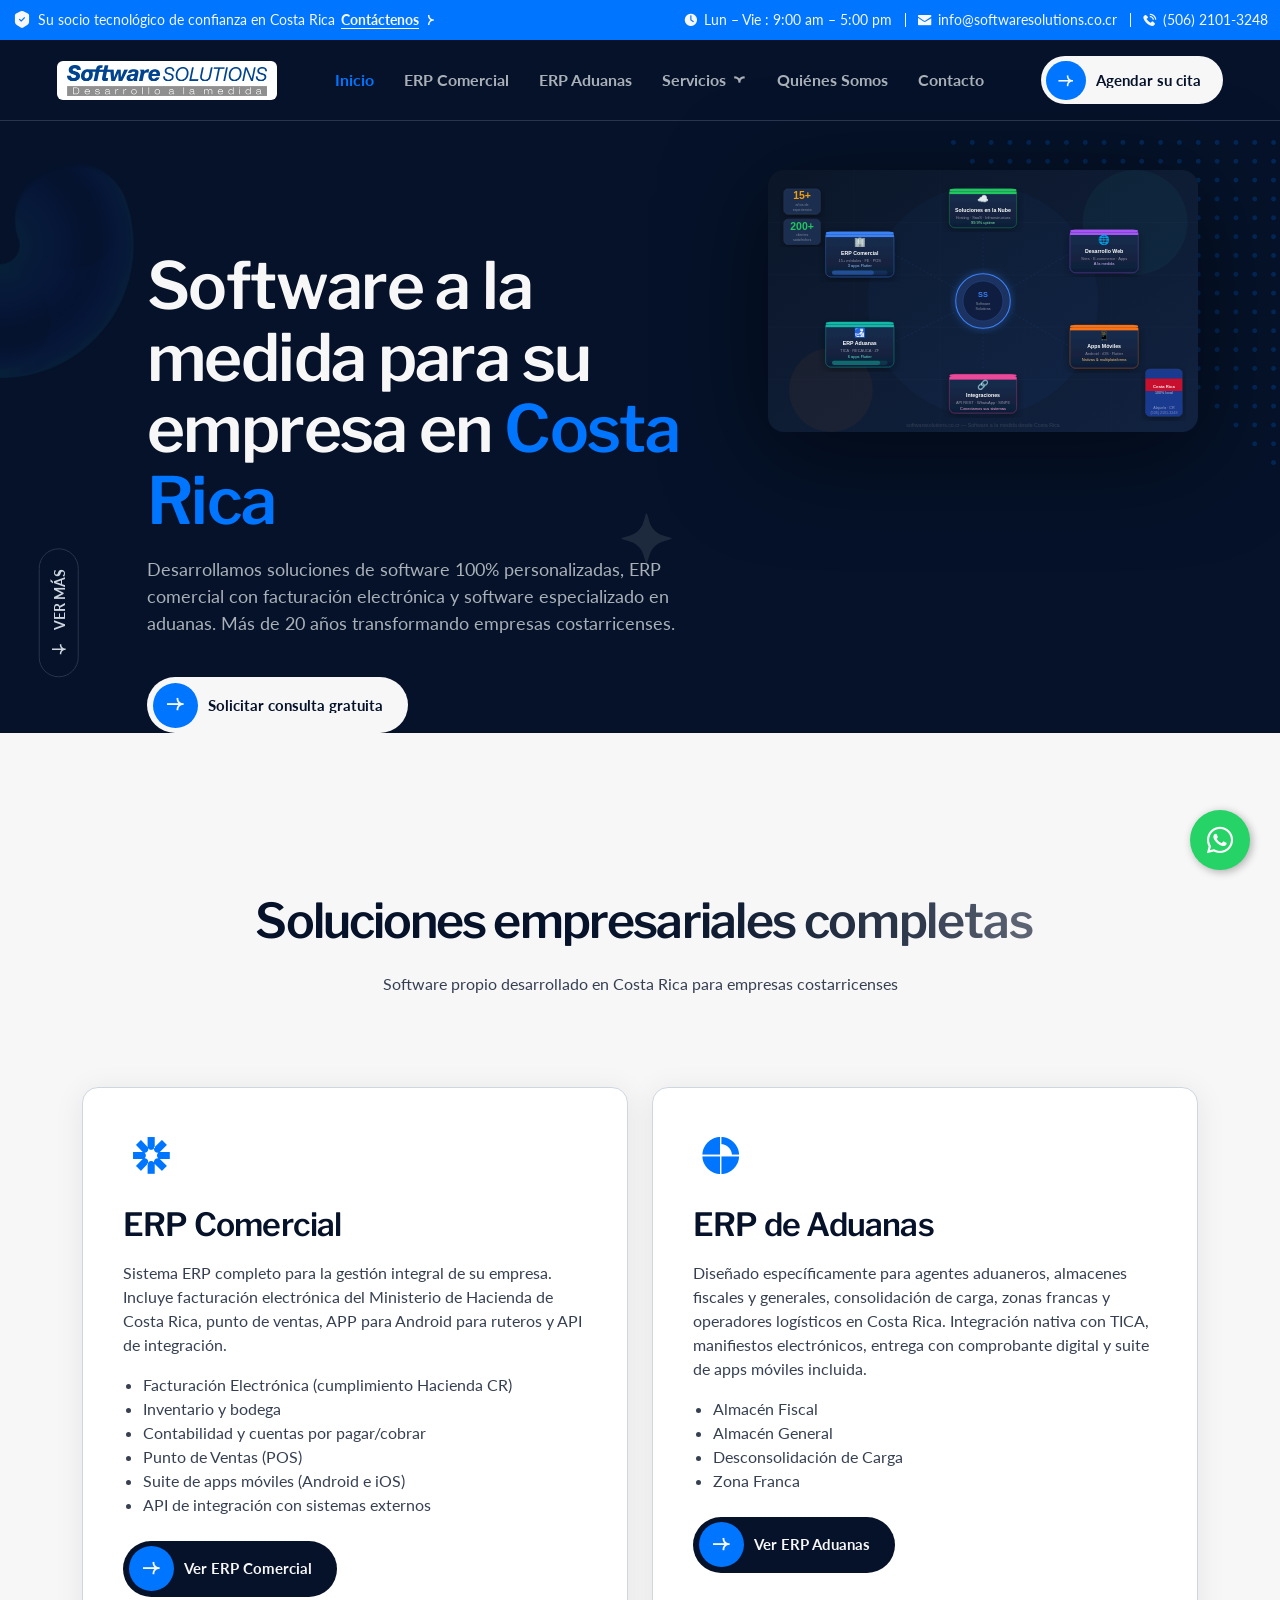
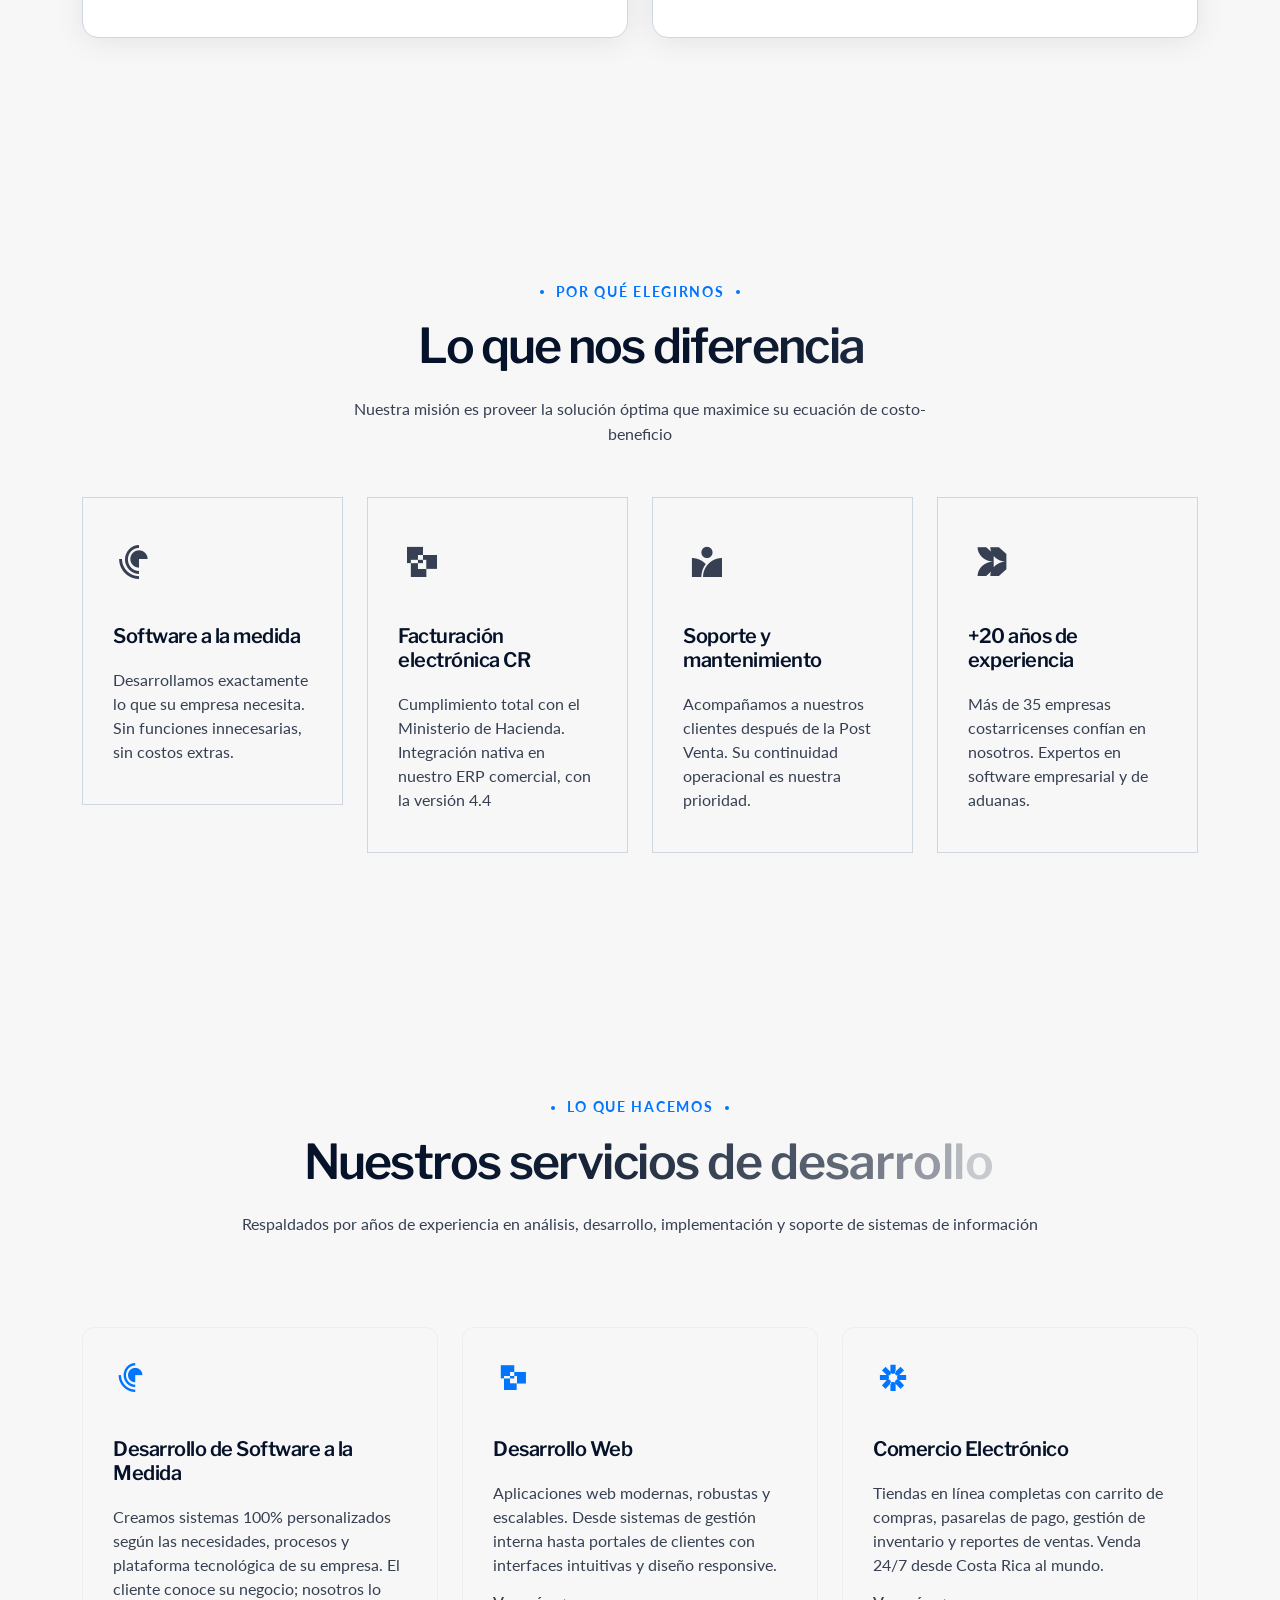
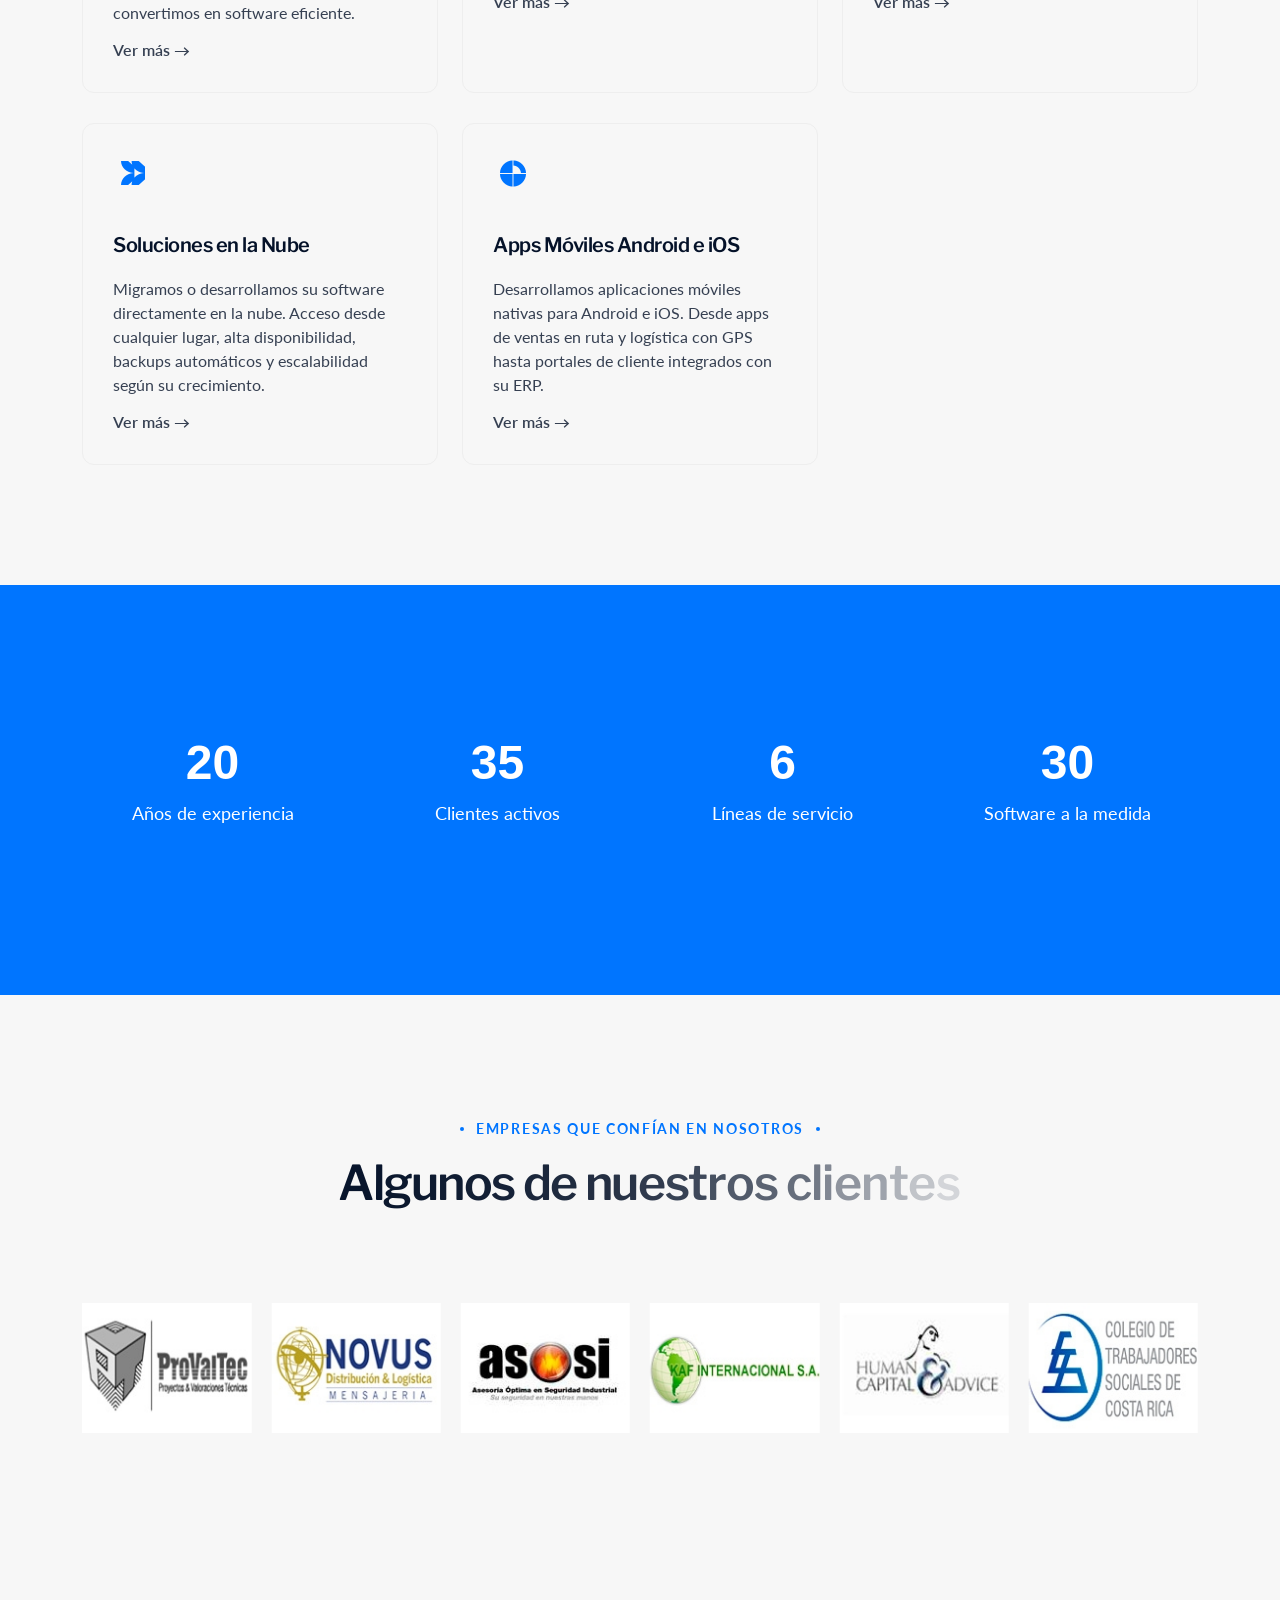
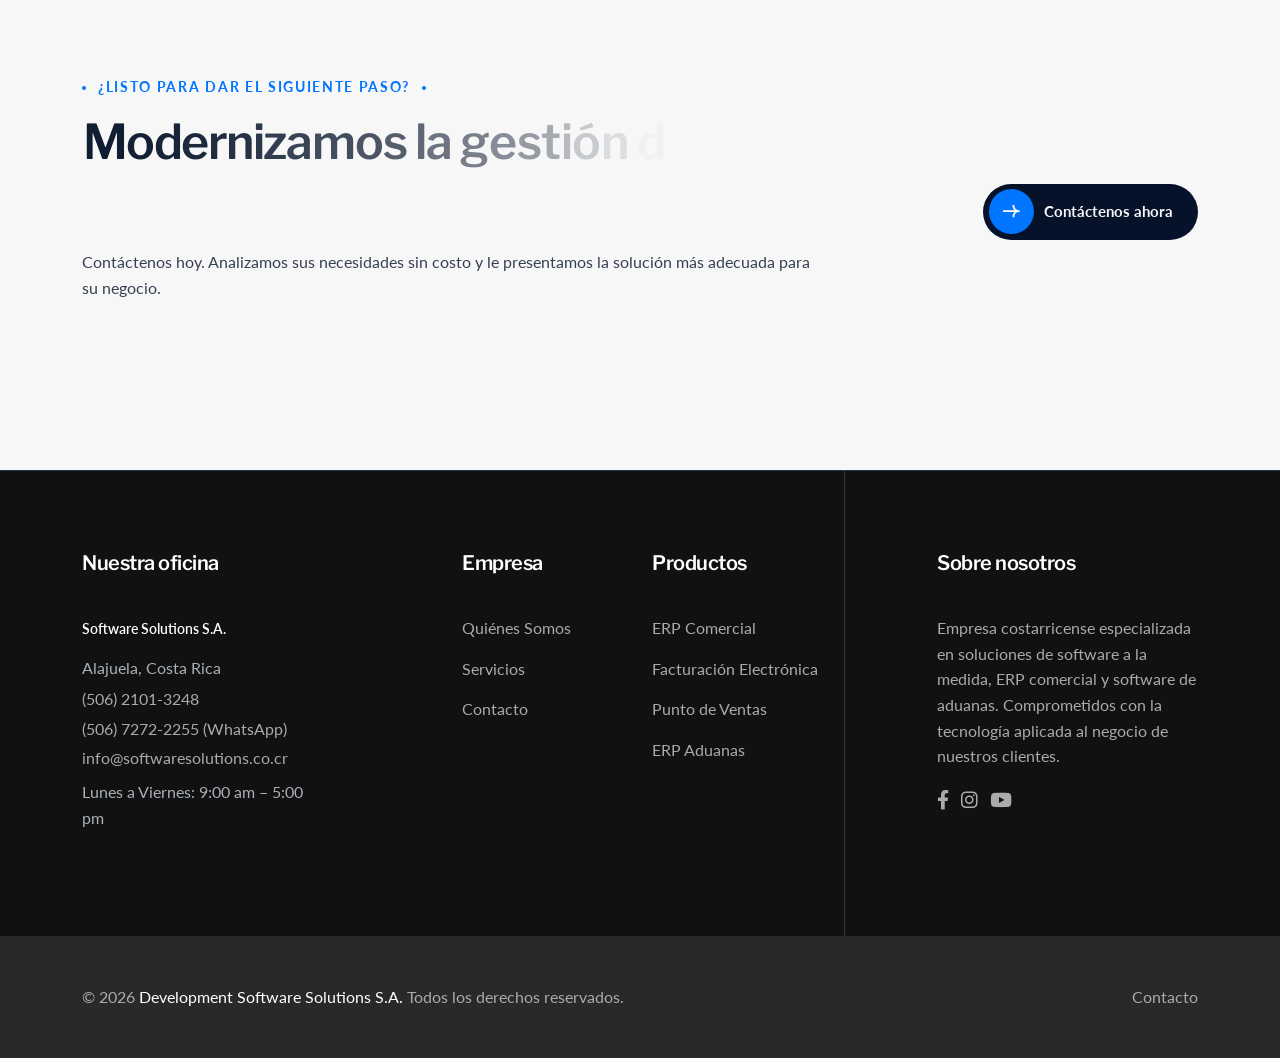
<file: index.html>
﻿<!DOCTYPE html>
<html class="no-js" lang="es">

<head>
   <meta charset="utf-8" />
   <meta http-equiv="x-ua-compatible" content="ie=edge" />
   <meta name="viewport" content="width=device-width, initial-scale=1" />
   <meta name="description" content="Empresa costarricense especializada en desarrollo de software a la medida, ERP comercial con facturación electrónica y software de aduanas. Más de 20 años sirviendo a empresas en Costa Rica." />
   <meta name="keywords" content="desarrollo de software costa rica, software a la medida, ERP costa rica, facturación electrónica costa rica, software aduanas costa rica, empresa software alajuela" />
   <link rel="canonical" href="https://www.softwaresolutions.co.cr/" />

   <title>Software Solutions S.A. | Software a la medida en Costa Rica</title>

   <link rel="apple-touch-icon" href="/favicon.ico" /><link rel="shortcut icon" type="image/x-icon" href="/favicon.ico" />

   <!-- CSS -->
   <link rel="stylesheet" href="assets/css/bootstrap.min.css" />
   <link rel="stylesheet" href="assets/css/font-awesome-pro.min.css" />
   <link rel="stylesheet" href="assets/css/animate.css" />
   <link rel="stylesheet" href="assets/css/solvior-icons.css" />
   <link rel="stylesheet" href="assets/css/swiper.min.css" />
   <link rel="stylesheet" href="assets/css/odometer-theme-default.css" />
   <link rel="stylesheet" href="assets/css/nice-select.css" />
   <link rel="stylesheet" href="assets/css/venobox.min.css" />
   <link rel="stylesheet" href="assets/css/meanmenu.css" />
   <link rel="stylesheet" href="assets/css/main.css" />

   <!-- Schema.org Organization -->
   <script type="application/ld+json">
   {
     "@context": "https://schema.org",
     "@type": "Organization",
     "name": "Software Solutions S.A.",
     "url": "https://www.softwaresolutions.co.cr",
     "logo": "https://www.softwaresolutions.co.cr/img/logo.png",
     "contactPoint": {
       "@type": "ContactPoint",
       "telephone": "+50621013248",
       "contactType": "customer service",
       "areaServed": "CR",
       "availableLanguage": "Spanish"
     },
     "address": {
       "@type": "PostalAddress",
       "addressLocality": "Alajuela",
       "addressCountry": "CR"
     },
     "sameAs": [
       "https://www.facebook.com/",
       "https://www.instagram.com/",
       "https://www.youtube.com/"
     ]
   }
   </script>

   <style>
      /* WhatsApp flotante */
      .whatsapp-float {
         position: fixed;
         width: 60px;
         height: 60px;
         bottom: 30px;
         right: 30px;
         background-color: #25d366;
         color: #fff;
         border-radius: 50px;
         text-align: center;
         font-size: 30px;
         box-shadow: 2px 2px 8px rgba(0,0,0,0.3);
         z-index: 9999;
         display: flex;
         align-items: center;
         justify-content: center;
         text-decoration: none;
         transition: transform 0.2s;
      }
      .whatsapp-float:hover { transform: scale(1.1); color: #fff; }
   .site-logo img{max-height:58px!important;width:auto!important;background:#fff;border-radius:6px;padding:4px 10px;} .site-logo .logo{max-width:220px!important;}</style>
   <!-- Open Graph -->
   <meta property="og:type" content="website" />
   <meta property="og:locale" content="es_CR" />
   <meta property="og:site_name" content="Software Solutions S.A." />
   <meta property="og:url" content="https://www.softwaresolutions.co.cr/" />
   <meta property="og:title" content="Software Solutions S.A. | Software a la medida en Costa Rica" />
   <meta property="og:description" content="Empresa costarricense especializada en desarrollo de software a la medida, ERP comercial con facturación electrónica y software de aduanas. Más de 20 años sirviendo a empresas en Costa Rica." />
   <meta property="og:image" content="https://www.softwaresolutions.co.cr/img/og-image.jpg" />
   <meta name="twitter:card" content="summary_large_image" />
   <meta name="twitter:title" content="Software Solutions S.A. | Software a la medida en Costa Rica" />
   <meta name="twitter:description" content="Empresa costarricense especializada en desarrollo de software a la medida, ERP comercial con facturación electrónica y software de aduanas." />
   <meta name="twitter:image" content="https://www.softwaresolutions.co.cr/img/og-image.jpg" />
</head>

<body>

   <!-- Botón flotante WhatsApp -->
   <a href="https://wa.me/50672722255" class="whatsapp-float" target="_blank" aria-label="Contactar por WhatsApp">
      <i class="fa-brands fa-whatsapp"></i>
   </a>

   <div class="mouseCursor cursor-outer"></div>
   <div class="mouseCursor cursor-inner"><span><i class="tji-angle-left"></i>Drag<i class="tji-angle-right"></i></span></div>

   <!-- Preloader -->
   <div class="preloader">
      <div class="loading-container">
         <div class="loading"></div>
         <div id="loading-icon"><img src="assets/images/loader.svg" alt="cargando"></div>
      </div>
   </div>

   <!-- Hamburger Menu -->
   <div class="body-overlay"></div>
   <div class="hamburger-area" data-lenis-prevent>
      <div class="hamburger_bg"></div>
      <div class="hamburger_wrapper">
         <div class="hamburger_top d-flex align-items-center justify-content-between">
            <div class="hamburger_logo">
               <a href="index.html" class="mobile_logo">
                  <span style="font-size:1.2rem;font-weight:700;color:#fff;">Software Solutions S.A.</span>
               </a>
            </div>
            <div class="hamburger_close">
               <button class="hamburger_close_btn hamburgerCloseBtn"><i class="fa-thin fa-times"></i></button>
            </div>
         </div>
         <div class="hamburger_menu">
            <div class="mobile_menu"></div>
         </div>
         <div class="hamburger-infos">
            <h4 class="hamburger-title">Información de contacto</h4>
            <div class="contact-info">
               <div class="contact_item">
                  <span class="subtitle">Email</span>
                  <div class="text"><a class="link" href="mailto:info@softwaresolutions.co.cr">info@softwaresolutions.co.cr</a></div>
               </div>
               <div class="contact_item">
                  <span class="subtitle">Teléfono</span>
                  <div class="text"><a class="link" href="tel:+50621013248">(506) 2101-3248</a></div>
               </div>
               <div class="contact_item">
                  <span class="subtitle">WhatsApp</span>
                  <div class="text"><a class="link" href="https://wa.me/50672722255">(506) 7272-2255</a></div>
               </div>
               <div class="contact_item">
                  <span class="subtitle">Ubicación</span>
                  <div class="text">Alajuela, Costa Rica</div>
               </div>
            </div>
         </div>
         <div class="hamburger-socials">
            <h4 class="hamburger-title">Síguenos</h4>
            <ul>
               <li><a href="https://www.facebook.com/" target="_blank"><i class="fa-brands fa-facebook-f"></i></a></li>
               <li><a href="https://www.instagram.com/" target="_blank"><i class="fa-brands fa-instagram"></i></a></li>
               <li><a href="https://www.youtube.com/" target="_blank"><i class="fa-brands fa-youtube"></i></a></li>
            </ul>
         </div>
      </div>
   </div>

   <!-- Header -->
   <header class="tj-header-area header-1 header-absolute">
      <div class="header-topbar">
         <div class="container-fluid">
            <div class="row">
               <div class="col-12">
                  <div class="header-topbar_wrap">
                     <div class="topbar_note">
                        <i class="tji-check"></i> Su socio tecnológico de confianza en Costa Rica
                        <a href="contacto.html"><span>Contáctenos</span><i class="tji-angle-right"></i></a>
                     </div>
                     <div class="topbar_infos">
                        <div class="info_item">
                           <span><i class="tji-clock"></i></span>
                           <span>Lun – Vie : 9:00 am – 5:00 pm</span>
                        </div>
                        <div class="info_item">
                           <span><i class="tji-email"></i></span>
                           <a href="mailto:info@softwaresolutions.co.cr">info@softwaresolutions.co.cr</a>
                        </div>
                        <div class="info_item">
                           <span><i class="tji-phone"></i></span>
                           <a href="tel:+50621013248">(506) 2101-3248</a>
                        </div>
                     </div>
                  </div>
               </div>
            </div>
         </div>
      </div>
      <div class="header-bottom">
         <div class="container-fluid">
            <div class="row">
               <div class="col-12">
                  <div class="header-wrapper">
                     <!-- logo -->
                     <div class="site-logo">
                        <a class="logo" href="index.html">
                           <img src="img/logo.png" alt="Software Solutions S.A." onerror="this.outerHTML='<span style=\'font-weight:800;font-size:1.1rem;\'>Software Solutions S.A.</span>'">
                        </a>
                     </div>
                     <!-- nav -->
                     <div class="mainmenu d-lg-block d-none" id="main-menu">
                        <ul>
                           <li class="current-menu-ancestor"><a href="index.html">Inicio</a></li>
                           
                           <li><a href="erp-comercial.html">ERP Comercial</a></li>
                           <li><a href="erp-aduanas.html">ERP Aduanas</a></li>
                           <li class="has-dropdown">
                              <a href="servicios.html">Servicios</a>
                              <ul class="sub-menu">
                                 <li><a href="servicios.html#desarrollo">Desarrollo de Software a la Medida</a></li>
                                 <li><a href="servicios.html#web">Desarrollo Web</a></li>
                                 <li><a href="servicios.html#ecommerce">Comercio Electrónico</a></li>
                                 <li><a href="servicios.html#nube">Soluciones en la Nube</a></li>
                                 <li><a href="servicios.html#apps-moviles">Apps Móviles Android e iOS</a></li>
                              </ul>
                           </li>
                           <li><a href="quienes-somos.html">Quiénes Somos</a></li>

                           <li><a href="contacto.html">Contacto</a></li>
                        </ul>
                     </div>
                     <div class="header_right_info d-none d-md-inline-flex">
                        <a href="contacto.html" class="tj-primary-btn header_btn">
                           <div class="btn_inner">
                              <div class="btn_icon"><span><i class="tji-arrow-right"></i><i class="tji-arrow-right"></i></span></div>
                              <div class="btn_text"><span>Agendar su cita</span></div>
                           </div>
                        </a>
                     </div>
                     <button class="menu_btn d-lg-none hamburgerBtn">
                        Menú
                        <span class="cubes"><span></span><span></span><span></span><span></span></span>
                     </button>
                  </div>
               </div>
            </div>
         </div>
      </div>
   </header>

   <!-- Header sticky duplicado -->
   <header class="tj-header-area header-1 header-duplicate header-sticky">
      <div class="header-bottom">
         <div class="container-fluid">
            <div class="row">
               <div class="col-12">
                  <div class="header-wrapper">
                     <div class="site-logo">
                        <a class="logo" href="index.html">
                           <img src="img/logo.png" alt="Software Solutions S.A." onerror="this.outerHTML='<span style=\'font-weight:800;font-size:1.1rem;\'>Software Solutions S.A.</span>'">
                        </a>
                     </div>
                     <div class="mainmenu d-lg-block d-none" id="main-menu-sticky">
                        <ul>
                           <li class="current-menu-ancestor"><a href="index.html">Inicio</a></li>
                           
                           <li><a href="erp-comercial.html">ERP Comercial</a></li>
                           <li><a href="erp-aduanas.html">ERP Aduanas</a></li>
                           <li class="has-dropdown">
                              <a href="servicios.html">Servicios</a>
                              <ul class="sub-menu">
                                 <li><a href="servicios.html#desarrollo">Desarrollo de Software a la Medida</a></li>
                                 <li><a href="servicios.html#web">Desarrollo Web</a></li>
                                 <li><a href="servicios.html#ecommerce">Comercio Electrónico</a></li>
                                 <li><a href="servicios.html#nube">Soluciones en la Nube</a></li>
                                 <li><a href="servicios.html#apps-moviles">Apps Móviles Android e iOS</a></li>
                              </ul>
                           </li>
                           <li><a href="quienes-somos.html">Quiénes Somos</a></li>

                           <li><a href="contacto.html">Contacto</a></li>
                        </ul>
                     </div>
                     <div class="header_right_info d-none d-md-inline-flex">
                        <a href="contacto.html" class="tj-primary-btn header_btn">
                           <div class="btn_inner">
                              <div class="btn_icon"><span><i class="tji-arrow-right"></i><i class="tji-arrow-right"></i></span></div>
                              <div class="btn_text"><span>Agendar su cita</span></div>
                           </div>
                        </a>
                     </div>
                     <button class="menu_btn d-lg-none hamburgerBtn">
                        Menú <span class="cubes"><span></span><span></span><span></span><span></span></span>
                     </button>
                  </div>
               </div>
            </div>
         </div>
      </div>
   </header>

   <!-- MAIN -->
   <div id="smooth-wrapper">
      <div id="smooth-content">
         <main id="primary" class="site-main">

            <!-- HERO -->
            <div class="heroStack">
               <div class="stackOverlay"></div>
               <section class="tj-hero-section">
                  <div class="container">
                     <div class="row">
                        <div class="hero-wrapper">
                           <div class="hero-content">
                              <h1 class="hero-title text-anim">Software a la medida para su empresa en <span class="active-color">Costa Rica</span></h1>
                              <div class="desc wow fadeInUp" data-wow-delay="0.1s">
                                 <p>Desarrollamos soluciones de software 100% personalizadas, ERP comercial con facturación electrónica y software especializado en aduanas. Más de 20 años transformando empresas costarricenses.</p>
                              </div>
                              <div class="wow fadeInUp" data-wow-delay="0.3s">
                                 <a href="contacto.html" class="tj-primary-btn hero-button">
                                    <div class="btn_inner">
                                       <div class="btn_icon"><span><i class="tji-arrow-right"></i><i class="tji-arrow-right"></i></span></div>
                                       <div class="btn_text"><span>Solicitar consulta gratuita</span></div>
                                    </div>
                                 </a>
                              </div>
                              <div class="hero-shapes-1 move-anim"><img src="assets/images/shapes/hero-1.png" alt=""></div>
                              <div class="hero-shapes-2 zoominout"><img src="assets/images/shapes/hero-3.png" alt=""></div>
                           </div>
                           <div class="hero-images-box">
                              <div class="hero-images">
                                 <img src="img/hero-home.svg" alt="Ecosistema de soluciones de software — Software Solutions Costa Rica" style="border-radius:16px;filter:drop-shadow(0 20px 50px rgba(0,0,0,.5));">
                              </div>
                              <div class="images-shapes move-anim-2"><img src="assets/images/shapes/hero-2.png" alt=""></div>
                           </div>
                        </div>
                     </div>
                  </div>
                  <div class="hero_scroll d-none d-lg-block">
                     <a class="down" href="#scroll-hero"><span><i class="tji-arrow-bown"></i></span>Ver más</a>
                  </div>
               </section>
            </div>
            <!-- /HERO -->

            <!-- PRODUCTOS ESTRELLA -->
            <section class="section-space" style="background:#f7f7f7;">
               <div class="container">
                  <div class="row">
                     <div class="col-12">
                        <div class="sec-heading text-center">
                           <span class="sub-title wow fadeInUp" data-wow-delay="0.1s">Nuestros productos</span>
                           <h2 class="sec-title text-anim">Soluciones empresariales completas</h2>
                           <div class="desc wow fadeInUp" data-wow-delay="0.3s">
                              <p>Software propio desarrollado en Costa Rica para empresas costarricenses</p>
                           </div>
                        </div>
                     </div>
                  </div>
                  <div class="row rg-30 mt-40">
                     <!-- ERP Comercial -->
                     <div class="col-lg-6 col-md-12">
                        <div class="feature-item hover-bg" style="padding:40px;height:100%;border-radius:16px;background:#fff;box-shadow:0 4px 30px rgba(0,0,0,0.08);">
                           <div class="feature-icon" style="margin-bottom:20px;">
                              <i class="tji-business" style="font-size:3.5rem;color:var(--tj-color-theme-primary, #e63c20);"></i>
                           </div>
                           <div class="feature-content">
                              <h3 class="title" style="margin-bottom:16px;">ERP Comercial</h3>
                              <div class="desc">
                                 <p>Sistema ERP completo para la gestión integral de su empresa. Incluye facturación electrónica del Ministerio de Hacienda de Costa Rica, punto de ventas, APP para Android para ruteros y API de integración.</p>
                                 <ul style="margin-top:16px;padding-left:20px;">
                                    <li>Facturación Electrónica (cumplimiento Hacienda CR)</li>
                                    <li>Inventario y bodega</li>
                                    <li>Contabilidad y cuentas por pagar/cobrar</li>
                                    <li>Punto de Ventas (POS)</li>
                                    <li>Suite de apps móviles (Android e iOS)</li>
                                    <li>API de integración con sistemas externos</li>
                                 </ul>
                              </div>
                              <div style="margin-top:24px;">
                                 <a href="erp-comercial.html" class="tj-primary-btn">
                                    <div class="btn_inner">
                                       <div class="btn_icon"><span><i class="tji-arrow-right"></i><i class="tji-arrow-right"></i></span></div>
                                       <div class="btn_text"><span>Ver ERP Comercial</span></div>
                                    </div>
                                 </a>
                              </div>
                           </div>
                        </div>
                     </div>
                     <!-- ERP Aduanas -->
                     <div class="col-lg-6 col-md-12">
                        <div class="feature-item hover-bg" style="padding:40px;height:100%;border-radius:16px;background:#fff;box-shadow:0 4px 30px rgba(0,0,0,0.08);">
                           <div class="feature-icon" style="margin-bottom:20px;">
                              <i class="tji-executive" style="font-size:3.5rem;color:var(--tj-color-theme-primary, #e63c20);"></i>
                           </div>
                           <div class="feature-content">
                              <h3 class="title" style="margin-bottom:16px;">ERP de Aduanas</h3>
                              <div class="desc">
                                 <p>Diseñado específicamente para agentes aduaneros, almacenes fiscales y generales, consolidación de carga, zonas francas y operadores logísticos en Costa Rica. Integración nativa con TICA, manifiestos electrónicos, entrega con comprobante digital y suite de apps móviles incluida.</p>
                                 <ul style="margin-top:16px;padding-left:20px;">
                                    <li>Almacén Fiscal</li>
                                    <li>Almacén General</li>
                                    <li>Desconsolidación de Carga</li>
                                    <li>Zona Franca</li>
                                 </ul>
                              </div>
                              <div style="margin-top:24px;">
                                 <a href="erp-aduanas.html" class="tj-primary-btn">
                                    <div class="btn_inner">
                                       <div class="btn_icon"><span><i class="tji-arrow-right"></i><i class="tji-arrow-right"></i></span></div>
                                       <div class="btn_text"><span>Ver ERP Aduanas</span></div>
                                    </div>
                                 </a>
                              </div>
                           </div>
                        </div>
                     </div>
                  </div>
               </div>
            </section>
            <!-- /PRODUCTOS ESTRELLA -->

            <!-- FEATURES -->
            <section class="tj-feature-section with-shape" id="scroll-hero">
               <div class="tj-feature-section-wrap section-space">
                  <div class="container">
                     <div class="row">
                        <div class="col-12">
                           <div class="sec-heading text-center">
                              <span class="sub-title wow fadeInUp" data-wow-delay="0.1s">Por qué elegirnos</span>
                              <h2 class="sec-title text-anim">Lo que nos diferencia</h2>
                              <div class="desc wow fadeInUp" data-wow-delay="0.3s">
                                 <p>Nuestra misión es proveer la solución óptima que maximice su ecuación de costo-beneficio</p>
                              </div>
                           </div>
                        </div>
                     </div>
                     <div class="row rg-30">
                        <div class="col-lg-3 col-md-6 col-sm-6">
                           <div class="feature-item hover-bg">
                              <div class="feature-icon"><i class="tji-optimization" style="font-size:3rem;"></i></div>
                              <div class="feature-content">
                                 <h5 class="title">Software a la medida</h5>
                                 <div class="desc"><p>Desarrollamos exactamente lo que su empresa necesita. Sin funciones innecesarias, sin costos extras.</p></div>
                              </div>
                           </div>
                        </div>
                        <div class="col-lg-3 col-md-6 col-sm-6">
                           <div class="feature-item hover-bg">
                              <div class="feature-icon"><i class="tji-strategic" style="font-size:3rem;"></i></div>
                              <div class="feature-content">
                                 <h5 class="title">Facturación electrónica CR</h5>
                                 <div class="desc"><p>Cumplimiento total con el Ministerio de Hacienda. Integración nativa en nuestro ERP comercial, con la versión 4.4</p></div>
                              </div>
                           </div>
                        </div>
                        <div class="col-lg-3 col-md-6 col-sm-6">
                           <div class="feature-item hover-bg">
                              <div class="feature-icon"><i class="tji-leadership" style="font-size:3rem;"></i></div>
                              <div class="feature-content">
                                 <h5 class="title">Soporte y mantenimiento</h5>
                                 <div class="desc"><p>Acompañamos a nuestros clientes después de la Post Venta. Su continuidad operacional es nuestra prioridad.</p></div>
                              </div>
                           </div>
                        </div>
                        <div class="col-lg-3 col-md-6 col-sm-6">
                           <div class="feature-item hover-bg">
                              <div class="feature-icon"><i class="tji-process" style="font-size:3rem;"></i></div>
                              <div class="feature-content">
                                 <h5 class="title">+20 años de experiencia</h5>
                                 <div class="desc"><p>Más de 35 empresas costarricenses confían en nosotros. Expertos en software empresarial y de aduanas.</p></div>
                              </div>
                           </div>
                        </div>
                     </div>
                  </div>
               </div>
            </section>
            <!-- /FEATURES -->


            <!-- SERVICIOS -->
            <section class="section-space">
               <div class="container">
                  <div class="row">
                     <div class="col-12">
                        <div class="sec-heading text-center">
                           <span class="sub-title wow fadeInUp" data-wow-delay="0.1s">Lo que hacemos</span>
                           <h2 class="sec-title text-anim">Nuestros servicios de desarrollo</h2>
                           <div class="desc wow fadeInUp" data-wow-delay="0.3s">
                              <p>Respaldados por años de experiencia en análisis, desarrollo, implementación y soporte de sistemas de información</p>
                           </div>
                        </div>
                     </div>
                  </div>
                  <div class="row rg-30 mt-40">
                     <div class="col-lg-4 col-md-6">
                        <div class="feature-item hover-bg" style="padding:30px;border-radius:12px;border:1px solid #eee;height:100%;">
                           <div class="feature-icon"><i class="tji-optimization" style="font-size:2.5rem;color:var(--tj-color-theme-primary,#e63c20);"></i></div>
                           <div class="feature-content">
                              <h5 class="title">Desarrollo de Software a la Medida</h5>
                              <div class="desc"><p>Creamos sistemas 100% personalizados según las necesidades, procesos y plataforma tecnológica de su empresa. El cliente conoce su negocio; nosotros lo convertimos en software eficiente.</p></div>
                              <a href="servicios.html#desarrollo" style="font-weight:600;margin-top:12px;display:inline-block;">Ver más &rarr;</a>
                           </div>
                        </div>
                     </div>
                     <div class="col-lg-4 col-md-6">
                        <div class="feature-item hover-bg" style="padding:30px;border-radius:12px;border:1px solid #eee;height:100%;">
                           <div class="feature-icon"><i class="tji-strategic" style="font-size:2.5rem;color:var(--tj-color-theme-primary,#e63c20);"></i></div>
                           <div class="feature-content">
                              <h5 class="title">Desarrollo Web</h5>
                              <div class="desc"><p>Aplicaciones web modernas, robustas y escalables. Desde sistemas de gestión interna hasta portales de clientes con interfaces intuitivas y diseño responsive.</p></div>
                              <a href="servicios.html#web" style="font-weight:600;margin-top:12px;display:inline-block;">Ver más &rarr;</a>
                           </div>
                        </div>
                     </div>
                     <div class="col-lg-4 col-md-6">
                        <div class="feature-item hover-bg" style="padding:30px;border-radius:12px;border:1px solid #eee;height:100%;">
                           <div class="feature-icon"><i class="tji-business" style="font-size:2.5rem;color:var(--tj-color-theme-primary,#e63c20);"></i></div>
                           <div class="feature-content">
                              <h5 class="title">Comercio Electrónico</h5>
                              <div class="desc"><p>Tiendas en línea completas con carrito de compras, pasarelas de pago, gestión de inventario y reportes de ventas. Venda 24/7 desde Costa Rica al mundo.</p></div>
                              <a href="servicios.html#ecommerce" style="font-weight:600;margin-top:12px;display:inline-block;">Ver más &rarr;</a>
                           </div>
                        </div>
                     </div>
                     <div class="col-lg-4 col-md-6">
                        <div class="feature-item hover-bg" style="padding:30px;border-radius:12px;border:1px solid #eee;height:100%;">
                           <div class="feature-icon"><i class="tji-process" style="font-size:2.5rem;color:var(--tj-color-theme-primary,#e63c20);"></i></div>
                           <div class="feature-content">
                              <h5 class="title">Soluciones en la Nube</h5>
                              <div class="desc"><p>Migramos o desarrollamos su software directamente en la nube. Acceso desde cualquier lugar, alta disponibilidad, backups automáticos y escalabilidad según su crecimiento.</p></div>
                              <a href="servicios.html#nube" style="font-weight:600;margin-top:12px;display:inline-block;">Ver más &rarr;</a>
                           </div>
                        </div>
                     </div>
                     <div class="col-lg-4 col-md-6">
                        <div class="feature-item hover-bg" style="padding:30px;border-radius:12px;border:1px solid #eee;height:100%;">
                           <div class="feature-icon"><i class="tji-executive" style="font-size:2.5rem;color:var(--tj-color-theme-primary,#e63c20);"></i></div>
                           <div class="feature-content">
                              <h5 class="title">Apps Móviles Android e iOS</h5>
                              <div class="desc"><p>Desarrollamos aplicaciones móviles nativas para Android e iOS. Desde apps de ventas en ruta y logística con GPS hasta portales de cliente integrados con su ERP.</p></div>
                              <a href="servicios.html#apps-moviles" style="font-weight:600;margin-top:12px;display:inline-block;">Ver más &rarr;</a>
                           </div>
                        </div>
                     </div>
                  </div>
               </div>
            </section>
            <!-- /SERVICIOS -->

            <!-- STATS -->
            <section class="section-space" style="background:var(--tj-color-theme-primary,#e63c20);color:#fff;">
               <div class="container">
                  <div class="row text-center">
                     <div class="col-lg-3 col-md-6 col-sm-6" style="padding:30px 0;">
                        <div class="odometer" data-count="20" style="font-size:3rem;font-weight:800;">20</div>
                        <p style="margin-top:8px;font-size:1.1rem;">Años de experiencia</p>
                     </div>
                     <div class="col-lg-3 col-md-6 col-sm-6" style="padding:30px 0;">
                        <div class="odometer" data-count="35" style="font-size:3rem;font-weight:800;">35+</div>
                        <p style="margin-top:8px;font-size:1.1rem;">Clientes activos</p>
                     </div>
                     <div class="col-lg-3 col-md-6 col-sm-6" style="padding:30px 0;">
                        <div class="odometer" data-count="6" style="font-size:3rem;font-weight:800;">6</div>
                        <p style="margin-top:8px;font-size:1.1rem;">Líneas de servicio</p>
                     </div>
                     <div class="col-lg-3 col-md-6 col-sm-6" style="padding:30px 0;">
                        <div class="odometer" data-count="30" style="font-size:3rem;font-weight:800;">30</div>
                        <p style="margin-top:8px;font-size:1.1rem;">Software a la medida</p>
                     </div>
                  </div>
               </div>
            </section>
            <!-- /STATS -->

            <!-- CLIENTES -->
            <section class="section-space" style="background:#f7f7f7;">
               <div class="container">
                  <div class="row">
                     <div class="col-12">
                        <div class="sec-heading text-center">
                           <span class="sub-title wow fadeInUp" data-wow-delay="0.1s">Empresas que confían en nosotros</span>
                           <h2 class="sec-title text-anim">Algunos de nuestros clientes</h2>
                        </div>
                     </div>
                  </div>
                  <div class="row mt-40">
                     <div class="col-12">
                        <div class="swiper brand-active">
                           <div class="swiper-wrapper">
                              <div class="swiper-slide"><div class="brand-logo"><img src="img/clientes/total-natural.jpg" alt="Total Natural"></div></div>
                              <div class="swiper-slide"><div class="brand-logo"><img src="img/clientes/provaltec.jpg" alt="Provaltec"></div></div>
                              <div class="swiper-slide"><div class="brand-logo"><img src="img/clientes/novus-mensajeria.jpg" alt="Novus Mensajería"></div></div>
                              <div class="swiper-slide"><div class="brand-logo"><img src="img/clientes/asosi.jpg" alt="ASOSI"></div></div>
                              <div class="swiper-slide"><div class="brand-logo"><img src="img/clientes/kaf-internacional.jpg" alt="KAF Internacional"></div></div>
                              <div class="swiper-slide"><div class="brand-logo"><img src="img/clientes/human-capital.jpg" alt="Human Capital"></div></div>
                              <div class="swiper-slide"><div class="brand-logo"><img src="img/clientes/colegio-trabajadores-sociales.jpg" alt="Colegio de Trabajadores Sociales"></div></div>
                              <div class="swiper-slide"><div class="brand-logo"><img src="img/clientes/boston-scientific.jpg" alt="Boston Scientific"></div></div>
                              <div class="swiper-slide"><div class="brand-logo"><img src="img/clientes/soluciones-logisticas-mundiales.jpg" alt="Soluciones Logísticas Mundiales"></div></div>
                              <div class="swiper-slide"><div class="brand-logo"><img src="img/clientes/human-talent-factory.jpg" alt="Human Talent Factory"></div></div>
                              <div class="swiper-slide"><div class="brand-logo"><img src="img/clientes/cable-pacayas.jpg" alt="Cable Pacayas"></div></div>
                              <div class="swiper-slide"><div class="brand-logo"><img src="img/clientes/rush-cargo.jpg" alt="Rush Cargo"></div></div>
                              <div class="swiper-slide"><div class="brand-logo"><img src="img/clientes/araica.jpg" alt="ARAICA"></div></div>
                              <div class="swiper-slide"><div class="brand-logo"><img src="img/clientes/tnt-costa-rica.jpg" alt="TNT Costa Rica"></div></div>
                              <div class="swiper-slide"><div class="brand-logo"><img src="img/clientes/jp-tecnicas.jpg" alt="JP Técnicas"></div></div>
                              <div class="swiper-slide"><div class="brand-logo"><img src="img/clientes/interport.jpg" alt="Interport"></div></div>
                              <div class="swiper-slide"><div class="brand-logo"><img src="img/clientes/tropical-tours.jpg" alt="Tropical Tours"></div></div>
                              <div class="swiper-slide"><div class="brand-logo"><img src="img/clientes/deliexpress.jpg" alt="Deliexpress"></div></div>
                              <div class="swiper-slide"><div class="brand-logo"><img src="img/clientes/show-marketing.jpg" alt="Show Marketing"></div></div>
                              <div class="swiper-slide"><div class="brand-logo"><img src="img/clientes/sama-internacional.jpg" alt="Sama Internacional"></div></div>
                              <div class="swiper-slide"><div class="brand-logo"><img src="img/clientes/intercontinental-kargo.jpg" alt="Intercontinental Kargo"></div></div>
                              <div class="swiper-slide"><div class="brand-logo"><img src="img/clientes/sistamedica.jpg" alt="Sistamedica"></div></div>
                              <div class="swiper-slide"><div class="brand-logo"><img src="img/clientes/aduanal-horizontes.jpg" alt="Aduanal Horizontes"></div></div>
                              <div class="swiper-slide"><div class="brand-logo"><img src="img/clientes/cenacat.jpg" alt="Cenacat"></div></div>
                              <div class="swiper-slide"><div class="brand-logo"><img src="img/clientes/constructora-cfc.jpg" alt="Constructora CFC"></div></div>
                              <div class="swiper-slide"><div class="brand-logo"><img src="img/clientes/gdm.jpg" alt="GDM"></div></div>
                              <div class="swiper-slide"><div class="brand-logo"><img src="img/clientes/muebles-san-rafael.jpg" alt="Muebles San Rafael"></div></div>
                              <div class="swiper-slide"><div class="brand-logo"><img src="img/clientes/pd-lawyers.jpg" alt="PD Lawyers"></div></div>
                              <div class="swiper-slide"><div class="brand-logo"><img src="img/clientes/nalakalu.jpg" alt="Nalakalu"></div></div>
                              <div class="swiper-slide"><div class="brand-logo"><img src="img/clientes/rfs.jpg" alt="RFS"></div></div>
                              <div class="swiper-slide"><div class="brand-logo"><img src="img/clientes/crcustomers.png" alt="CRCUSTOMERS"></div></div>
                              <div class="swiper-slide"><div class="brand-logo"><img src="img/clientes/netcom.png" alt="Netcom"></div></div>
                              <div class="swiper-slide"><div class="brand-logo"><img src="img/clientes/ipc.png" alt="IPC"></div></div>
                              <div class="swiper-slide"><div class="brand-logo"><img src="img/clientes/alpiste.png" alt="Alpiste"></div></div>
                              <div class="swiper-slide"><div class="brand-logo"><img src="img/clientes/u-san-judas-tadeo.png" alt="U San Judas Tadeo"></div></div>
                           </div>
                        </div>
                     </div>
                  </div>
               </div>
            </section>
            <!-- /CLIENTES -->

            <!-- CTA -->
            <section class="section-space">
               <div class="container">
                  <div class="row align-items-center">
                     <div class="col-lg-8 col-md-8">
                        <div class="sec-heading">
                           <span class="sub-title wow fadeInUp" data-wow-delay="0.1s">¿Listo para dar el siguiente paso?</span>
                           <h2 class="sec-title text-anim">Modernizamos la gestión de su empresa</h2>
                           <div class="desc wow fadeInUp" data-wow-delay="0.3s">
                              <p>Contáctenos hoy. Analizamos sus necesidades sin costo y le presentamos la solución más adecuada para su negocio.</p>
                           </div>
                        </div>
                     </div>
                     <div class="col-lg-4 col-md-4 text-md-end mt-30 mt-md-0">
                        <a href="contacto.html" class="tj-primary-btn">
                           <div class="btn_inner">
                              <div class="btn_icon"><span><i class="tji-arrow-right"></i><i class="tji-arrow-right"></i></span></div>
                              <div class="btn_text"><span>Contáctenos ahora</span></div>
                           </div>
                        </a>
                     </div>
                  </div>
               </div>
            </section>
            <!-- /CTA -->

         </main>

         <!-- FOOTER -->
         <footer class="tj-footer-area" style="background:#111;">
            <div class="footer-top-area fix">
               <div class="container">
                  <div class="row rg-50 line">
                     <div class="col-xl-4 col-lg-4 col-md-6 col-sm-6">
                        <div class="footer-widget footer-contact-infos">
                           <div class="footer-title"><h4 class="title" style="color:#fff;">Nuestra oficina</h4></div>
                           <div class="infos-item" style="color:#aaa;">
                              <span style="color:#fff;font-weight:600;">Software Solutions S.A.</span>
                              <p style="margin-top:8px;">Alajuela, Costa Rica</p>
                              <a href="tel:+50621013248" style="color:#aaa;display:block;margin-top:4px;">(506) 2101-3248</a>
                              <a href="https://wa.me/50672722255" style="color:#aaa;display:block;margin-top:4px;">(506) 7272-2255 (WhatsApp)</a>
                              <a href="mailto:info@softwaresolutions.co.cr" style="color:#aaa;display:block;margin-top:4px;">info@softwaresolutions.co.cr</a>
                              <p style="margin-top:8px;">Lunes a Viernes: 9:00 am – 5:00 pm</p>
                           </div>
                        </div>
                     </div>
                     <div class="col-xl-2 col-lg-2 col-md-6 col-sm-6">
                        <div class="footer-widget widget_nav_menu">
                           <div class="footer-title"><h4 class="title" style="color:#fff;">Empresa</h4></div>
                           <div class="widget-menu">
                              <ul style="list-style:none;padding:0;">
                                 <li><a href="quienes-somos.html" style="color:#aaa;">Quiénes Somos</a></li>
                                 <li><a href="servicios.html" style="color:#aaa;">Servicios</a></li>
                                 <li><a href="contacto.html" style="color:#aaa;">Contacto</a></li>
                              </ul>
                           </div>
                        </div>
                     </div>
                     <div class="col-xl-3 col-lg-3 col-md-6 col-sm-6">
                        <div class="footer-widget widget_nav_menu">
                           <div class="footer-title"><h4 class="title" style="color:#fff;">Productos</h4></div>
                           <div class="widget-menu">
                              <ul style="list-style:none;padding:0;">
                                 <li><a href="erp-comercial.html" style="color:#aaa;">ERP Comercial</a></li>
                                 <li><a href="erp-comercial.html#facturacion" style="color:#aaa;">Facturación Electrónica</a></li>
                                 <li><a href="erp-comercial.html#pos" style="color:#aaa;">Punto de Ventas</a></li>
                                 <li><a href="erp-aduanas.html" style="color:#aaa;">ERP Aduanas</a></li>
                              </ul>
                           </div>
                        </div>
                     </div>
                     <div class="col-xl-3 col-lg-3 col-md-6 col-sm-6">
                        <div class="footer-widget footer-newsletter-form">
                           <div class="footer-title"><h4 class="title" style="color:#fff;">Sobre nosotros</h4></div>
                           <p style="color:#aaa;margin-bottom:16px;">Empresa costarricense especializada en soluciones de software a la medida, ERP comercial y software de aduanas. Comprometidos con la tecnología aplicada al negocio de nuestros clientes.</p>
                           <div style="display:flex;gap:12px;margin-top:16px;">
                              <a href="https://www.facebook.com/" target="_blank" style="color:#aaa;font-size:1.2rem;"><i class="fa-brands fa-facebook-f"></i></a>
                              <a href="https://www.instagram.com/" target="_blank" style="color:#aaa;font-size:1.2rem;"><i class="fa-brands fa-instagram"></i></a>
                              <a href="https://www.youtube.com/" target="_blank" style="color:#aaa;font-size:1.2rem;"><i class="fa-brands fa-youtube"></i></a>
                           </div>
                        </div>
                     </div>
                  </div>
               </div>
            </div>
            <div class="footer-copyright-area">
               <div class="container">
                  <div class="row">
                     <div class="col-12">
                        <div class="copyright-content-area" style="display:flex;justify-content:space-between;align-items:center;padding:20px 0;flex-wrap:wrap;gap:12px;">
                           <div class="copyright-text">
                              <p style="color:#aaa;margin:0;">© 2026 <a href="index.html" style="color:#fff;">Development Software Solutions S.A.</a> Todos los derechos reservados.</p>
                           </div>
                           <div class="copyright-menu">
                              <ul style="list-style:none;padding:0;margin:0;display:flex;gap:16px;">
                                 <li><a href="contacto.html" style="color:#aaa;">Contacto</a></li>
                              </ul>
                           </div>
                        </div>
                     </div>
                  </div>
               </div>
            </div>
            <div class="back-to-top-wrapper">
               <button id="back_to_top" type="button" class="back-to-top-btn style-2">
                  <i class="tji-arrow-up"></i><span>INICIO</span>
               </button>
            </div>
         </footer>
         <!-- /FOOTER -->

      </div>
   </div>

   <!-- JS -->
   <script src="assets/js/jquery.min.js"></script>
   <script src="assets/js/bootstrap.bundle.min.js"></script>
   <script src="assets/js/gsap.min.js"></script>
   <script src="assets/js/gsap-scroll-to-plugin.min.js"></script>
   <script src="assets/js/gsap-scroll-trigger.min.js"></script>
   <script src="assets/js/gsap-split-text.min.js"></script>
   <script src="assets/js/smooth-scroll.min.js"></script>
   <script src="assets/js/appear.min.js"></script>
   <script src="assets/js/wow.min.js"></script>
   <script src="assets/js/odometer.min.js"></script>
   <script src="assets/js/swiper.min.js"></script>
   <script src="assets/js/nice-select.js"></script>
   <script src="assets/js/venobox.min.js"></script>
   <script src="assets/js/meanmenu.js"></script>
   <script src="assets/js/main.js"></script>

   <script>
      // Swiper para clientes
      new Swiper('.brand-active', {
         slidesPerView: 2,
         spaceBetween: 20,
         loop: true,
         autoplay: { delay: 2000, disableOnInteraction: false },
         breakpoints: {
            480:  { slidesPerView: 3 },
            768:  { slidesPerView: 4 },
            1024: { slidesPerView: 5 },
            1280: { slidesPerView: 6 }
         }
      });
   </script>

</body>
</html>
</file>
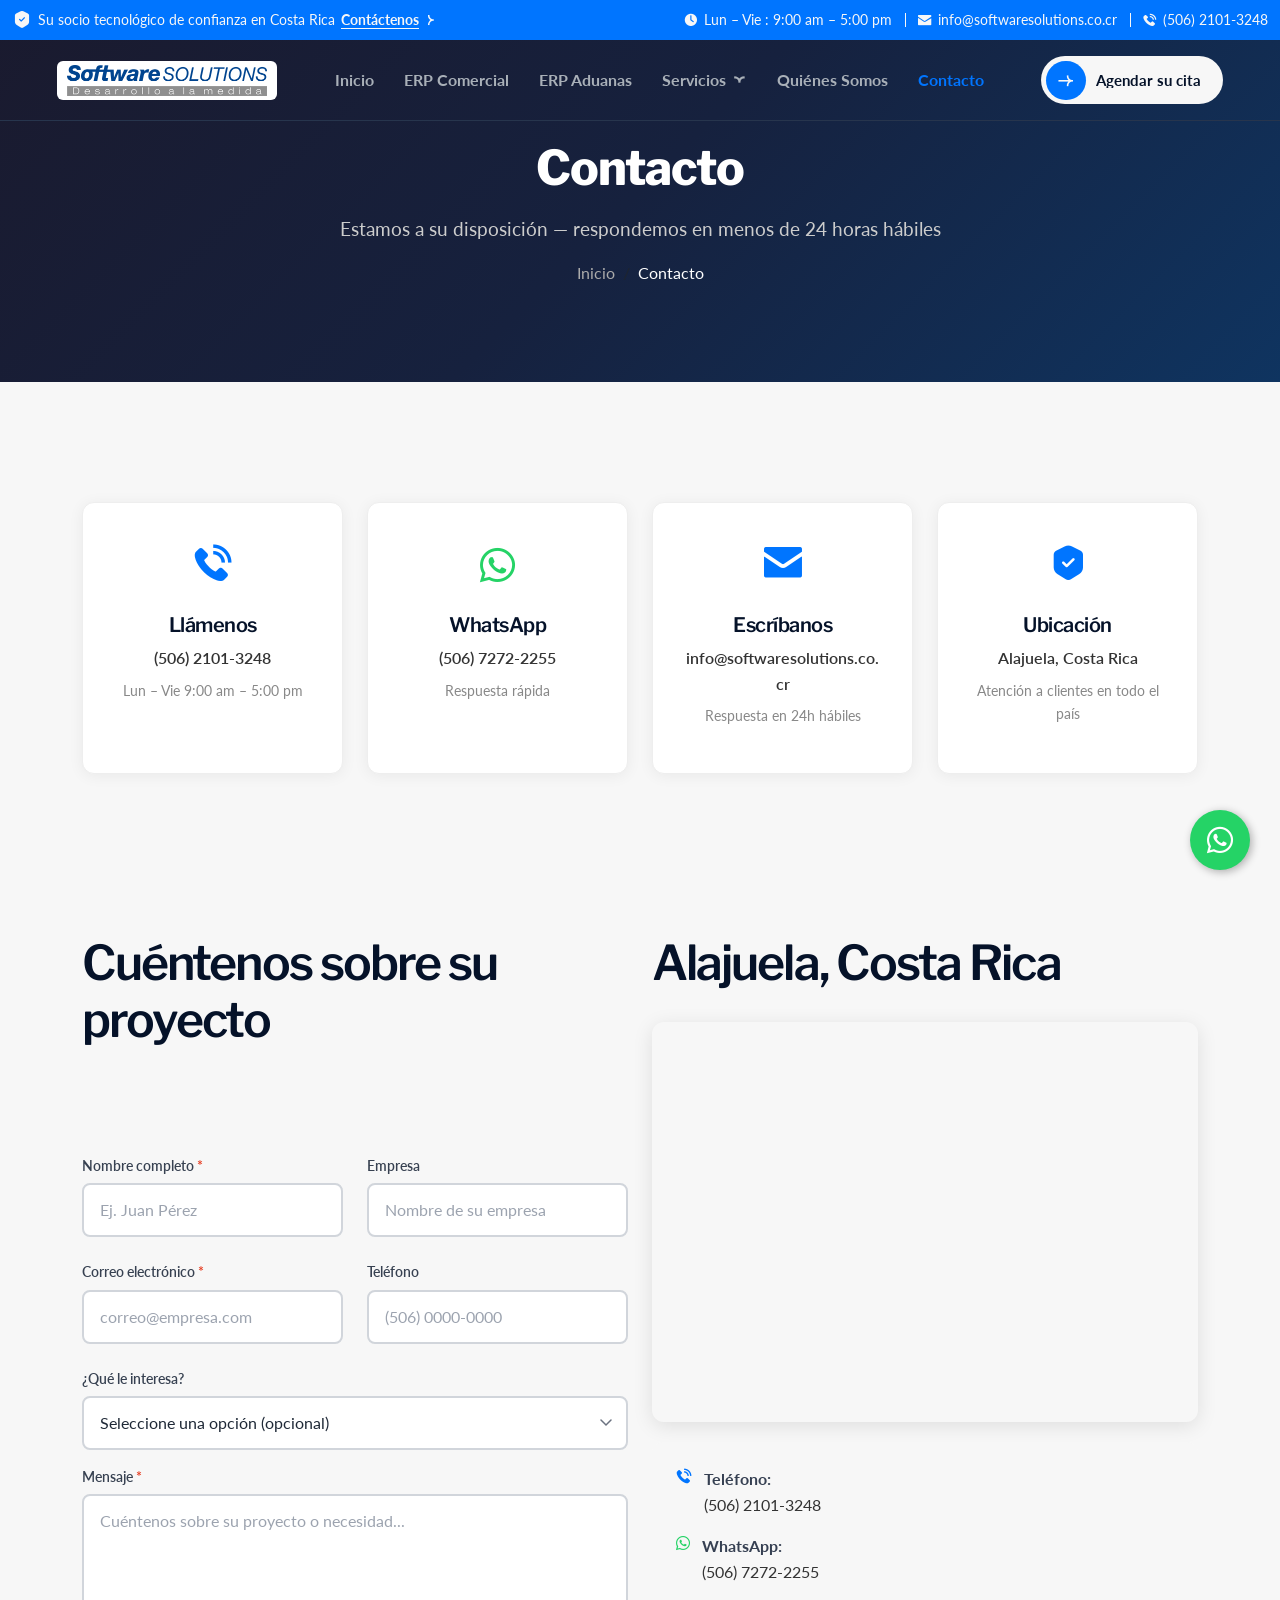
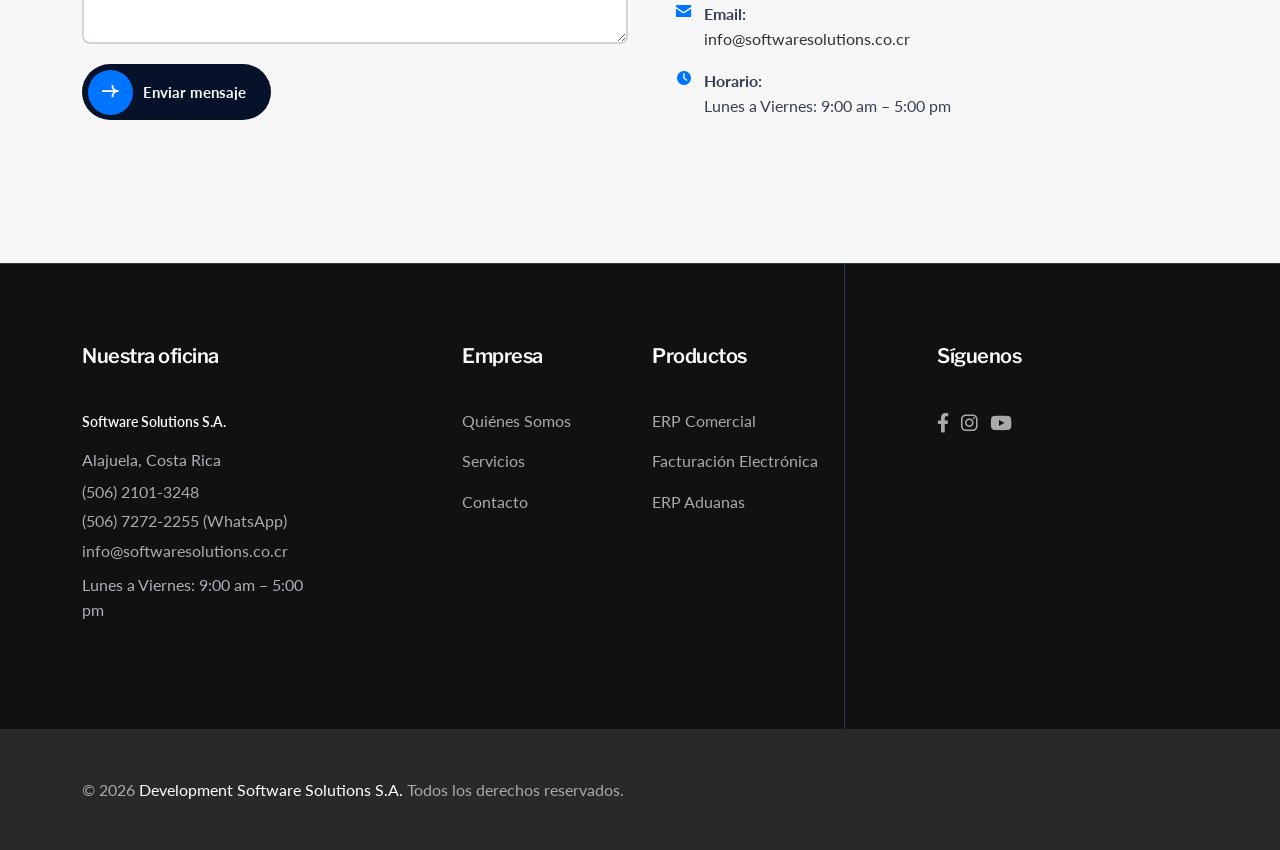
<file: contacto.html>
﻿<!DOCTYPE html>
<html class="no-js" lang="es">
<head>
   <meta charset="utf-8" /><meta http-equiv="x-ua-compatible" content="ie=edge" /><meta name="viewport" content="width=device-width, initial-scale=1" />
   <meta name="description" content="Contáctenos en Alajuela, Costa Rica. Tel: (506) 2101-3248 / WhatsApp (506) 7272-2255. Lunes a viernes 9am–5pm. Respondemos en menos de 24 horas." />
   <meta name="keywords" content="contacto software solutions costa rica, software alajuela teléfono, consulta ERP costa rica, demo software empresarial costa rica" />
   <link rel="canonical" href="https://www.softwaresolutions.co.cr/contacto.html" />
   <title>Contacto | Software Solutions S.A. | (506) 2101-3248 | Alajuela, Costa Rica</title>
   <link rel="apple-touch-icon" href="/favicon.ico" /><link rel="shortcut icon" type="image/x-icon" href="/favicon.ico" />
   <link rel="stylesheet" href="assets/css/bootstrap.min.css" /><link rel="stylesheet" href="assets/css/font-awesome-pro.min.css" /><link rel="stylesheet" href="assets/css/animate.css" /><link rel="stylesheet" href="assets/css/solvior-icons.css" /><link rel="stylesheet" href="assets/css/main.css" />
   <style>
      .whatsapp-float{position:fixed;width:60px;height:60px;bottom:30px;right:30px;background-color:#25d366;color:#fff;border-radius:50px;text-align:center;font-size:30px;box-shadow:2px 2px 8px rgba(0,0,0,.3);z-index:9999;display:flex;align-items:center;justify-content:center;text-decoration:none;transition:transform .2s}.site-logo img{max-height:58px!important;width:auto!important;background:#fff;border-radius:6px;padding:4px 10px;} .site-logo .logo{max-width:220px!important;}.whatsapp-float:hover{transform:scale(1.1);color:#fff}
      .page-banner{background:linear-gradient(135deg,#1a1a2e 0%,#16213e 50%,#0f3460 100%);padding:140px 0 80px;color:#fff}
      .contact-info-card{background:#fff;border-radius:12px;padding:30px;border:1px solid #eee;text-align:center;height:100%;box-shadow:0 2px 15px rgba(0,0,0,.06)}
      .contact-info-card .icon{font-size:2.5rem;color:var(--tj-color-theme-primary,#e63c20);margin-bottom:16px}

      /* ── Campos del formulario ─────────────────────────────────────── */
      #contactForm input[type="text"],
      #contactForm input[type="email"],
      #contactForm input[type="tel"],
      #contactForm select,
      #contactForm textarea {
         display: block !important;
         width: 100% !important;
         background: #fff !important;
         border: 2px solid #d1d5db !important;
         border-radius: 8px !important;
         padding: 13px 16px !important;
         font-size: 1rem !important;
         color: #1f2937 !important;
         line-height: 1.5 !important;
         margin-bottom: 16px !important;
         box-shadow: none !important;
         transition: border-color .2s, box-shadow .2s !important;
         -webkit-appearance: none;
         appearance: none;
      }
      #contactForm select {
         background-image: url("data:image/svg+xml,%3Csvg xmlns='http://www.w3.org/2000/svg' width='12' height='8' viewBox='0 0 12 8'%3E%3Cpath d='M1 1l5 5 5-5' stroke='%236b7280' stroke-width='1.5' fill='none' stroke-linecap='round'/%3E%3C/svg%3E") !important;
         background-repeat: no-repeat !important;
         background-position: right 14px center !important;
         padding-right: 40px !important;
         -webkit-appearance: none !important;
         appearance: none !important;
         cursor: pointer !important;
      }
      #contactForm input[type="text"]:focus,
      #contactForm input[type="email"]:focus,
      #contactForm input[type="tel"]:focus,
      #contactForm select:focus,
      #contactForm textarea:focus {
         outline: none !important;
         border-color: var(--tj-color-theme-primary, #e63c20) !important;
         box-shadow: 0 0 0 3px rgba(230,60,32,.12) !important;
      }
      #contactForm input::placeholder,
      #contactForm textarea::placeholder { color: #9ca3af !important; }
      #contactForm textarea { resize: vertical !important; min-height: 130px !important; }
      #contactForm .form-label {
         display: block;
         font-size: 0.875rem;
         font-weight: 600;
         color: #374151;
         margin-bottom: 6px;
         margin-top: 4px;
      }
      #contactForm .row .col-md-6 { margin-bottom: 4px; }

      /* Campo inválido tras intento de envío */
      #contactForm input:invalid:not(:placeholder-shown),
      #contactForm textarea:invalid:not(:placeholder-shown) {
         border-color: #dc2626 !important;
      }
   </style>
   <!-- Open Graph -->
   <meta property="og:type" content="website" />
   <meta property="og:locale" content="es_CR" />
   <meta property="og:site_name" content="Software Solutions S.A." />
   <meta property="og:url" content="https://www.softwaresolutions.co.cr/contacto.html" />
   <meta property="og:title" content="Contacto | Software Solutions S.A. | (506) 2101-3248" />
   <meta property="og:description" content="Contáctenos en Alajuela, Costa Rica. Tel: (506) 2101-3248 / WhatsApp (506) 7272-2255. Lunes a viernes 9am–5pm. Respondemos en menos de 24 horas." />
   <meta property="og:image" content="https://www.softwaresolutions.co.cr/img/og-image.jpg" />
   <meta name="twitter:card" content="summary_large_image" />
   <meta name="twitter:title" content="Contacto | Software Solutions S.A." />
   <meta name="twitter:description" content="Contáctenos en Alajuela, Costa Rica. Tel: (506) 2101-3248 / WhatsApp (506) 7272-2255." />
   <meta name="twitter:image" content="https://www.softwaresolutions.co.cr/img/og-image.jpg" />
   <!-- Schema.org ContactPage -->
   <script type="application/ld+json">
   {"@context":"https://schema.org","@type":"ContactPage","name":"Contacto — Software Solutions S.A.","url":"https://www.softwaresolutions.co.cr/contacto.html","description":"Página de contacto de Software Solutions S.A.","mainEntity":{"@type":"Organization","name":"Software Solutions S.A.","telephone":"+50621013248","email":"info@softwaresolutions.co.cr","address":{"@type":"PostalAddress","addressLocality":"Alajuela","addressCountry":"CR"},"openingHours":"Mo-Fr 09:00-17:00"}}
   </script>
</head>
<body>
<a href="https://wa.me/50672722255" class="whatsapp-float" target="_blank" aria-label="WhatsApp"><i class="fa-brands fa-whatsapp"></i></a>
<div class="mouseCursor cursor-outer"></div><div class="mouseCursor cursor-inner"></div>
<div class="preloader"><div class="loading-container"><div class="loading"></div><div id="loading-icon"><img src="assets/images/loader.svg" alt="cargando"></div></div></div>

<!-- Hamburger -->
<div class="body-overlay"></div>
<div class="hamburger-area" data-lenis-prevent><div class="hamburger_bg"></div>
   <div class="hamburger_wrapper">
      <div class="hamburger_top d-flex align-items-center justify-content-between">
         <div class="hamburger_logo"><a href="index.html" class="mobile_logo"><span style="font-size:1.2rem;font-weight:700;color:#fff;">Software Solutions S.A.</span></a></div>
         <div class="hamburger_close"><button class="hamburger_close_btn hamburgerCloseBtn"><i class="fa-thin fa-times"></i></button></div>
      </div>
      <div class="hamburger_menu"><div class="mobile_menu"></div></div>
      <div class="hamburger-infos"><h4 class="hamburger-title">Información de contacto</h4>
         <div class="contact-info">
            <div class="contact_item"><span class="subtitle">Email</span><div class="text"><a class="link" href="mailto:info@softwaresolutions.co.cr">info@softwaresolutions.co.cr</a></div></div>
            <div class="contact_item"><span class="subtitle">Teléfono</span><div class="text"><a class="link" href="tel:+50621013248">(506) 2101-3248</a></div></div>
            <div class="contact_item"><span class="subtitle">WhatsApp</span><div class="text"><a class="link" href="https://wa.me/50672722255">(506) 7272-2255</a></div></div>
         </div>
      </div>
      <div class="hamburger-socials"><h4 class="hamburger-title">Síguenos</h4><ul>
         <li><a href="https://www.facebook.com/" target="_blank"><i class="fa-brands fa-facebook-f"></i></a></li>
         <li><a href="https://www.instagram.com/" target="_blank"><i class="fa-brands fa-instagram"></i></a></li>
         <li><a href="https://www.youtube.com/" target="_blank"><i class="fa-brands fa-youtube"></i></a></li>
      </ul></div>
   </div>
</div>

<!-- Header -->
<header class="tj-header-area header-1 header-absolute">
   <div class="header-topbar"><div class="container-fluid"><div class="row"><div class="col-12">
      <div class="header-topbar_wrap">
         <div class="topbar_note"><i class="tji-check"></i> Su socio tecnológico de confianza en Costa Rica <a href="contacto.html"><span>Contáctenos</span><i class="tji-angle-right"></i></a></div>
         <div class="topbar_infos">
            <div class="info_item"><span><i class="tji-clock"></i></span><span>Lun – Vie : 9:00 am – 5:00 pm</span></div>
            <div class="info_item"><span><i class="tji-email"></i></span><a href="mailto:info@softwaresolutions.co.cr">info@softwaresolutions.co.cr</a></div>
            <div class="info_item"><span><i class="tji-phone"></i></span><a href="tel:+50621013248">(506) 2101-3248</a></div>
         </div>
      </div>
   </div></div></div></div>
   <div class="header-bottom"><div class="container-fluid"><div class="row"><div class="col-12">
      <div class="header-wrapper">
         <div class="site-logo"><a class="logo" href="index.html"><img src="img/logo.png" alt="Software Solutions S.A." onerror="this.outerHTML='<span style=\'font-weight:800;font-size:1.1rem;\'>Software Solutions S.A.</span>'"></a></div>
         <div class="mainmenu d-lg-block d-none" id="main-menu"><ul>
            <li><a href="index.html">Inicio</a></li>
                           <li><a href="erp-comercial.html">ERP Comercial</a></li>
                           <li><a href="erp-aduanas.html">ERP Aduanas</a></li>
                           <li class="has-dropdown"><a href="servicios.html">Servicios</a><ul class="sub-menu">
               <li><a href="servicios.html#desarrollo">Desarrollo de Software a la Medida</a></li>
               <li><a href="servicios.html#web">Desarrollo Web</a></li>
               <li><a href="servicios.html#ecommerce">Comercio Electrónico</a></li>
               <li><a href="servicios.html#nube">Soluciones en la Nube</a></li>
            </ul></li>
                           <li><a href="quienes-somos.html">Quiénes Somos</a></li>
                           
            <li class="current-menu-ancestor"><a href="contacto.html">Contacto</a></li>
         </ul></div>
         <div class="header_right_info d-none d-md-inline-flex"><a href="contacto.html" class="tj-primary-btn header_btn"><div class="btn_inner"><div class="btn_icon"><span><i class="tji-arrow-right"></i><i class="tji-arrow-right"></i></span></div><div class="btn_text"><span>Agendar su cita</span></div></div></a></div>
         <button class="menu_btn d-lg-none hamburgerBtn">Menú <span class="cubes"><span></span><span></span><span></span><span></span></span></button>
      </div>
   </div></div></div></div>
</header>
<header class="tj-header-area header-1 header-duplicate header-sticky">
   <div class="header-bottom"><div class="container-fluid"><div class="row"><div class="col-12">
      <div class="header-wrapper">
         <div class="site-logo"><a class="logo" href="index.html"><img src="img/logo.png" alt="Software Solutions" onerror="this.outerHTML='<span style=\'font-weight:800;font-size:1.1rem;\'>Software Solutions S.A.</span>'"></a></div>
         <div class="mainmenu d-lg-block d-none"><ul>
            <li><a href="index.html">Inicio</a></li><li><a href="erp-comercial.html">ERP Comercial</a></li><li><a href="erp-aduanas.html">ERP Aduanas</a></li>
            <li class="has-dropdown"><a href="servicios.html">Servicios</a><ul class="sub-menu"><li><a href="servicios.html#desarrollo">Desarrollo a la Medida</a></li></ul></li>
            <li><a href="quienes-somos.html">Quiénes Somos</a></li>
            <li class="current-menu-ancestor"><a href="contacto.html">Contacto</a></li>
         </ul></div>
         <div class="header_right_info d-none d-md-inline-flex"><a href="contacto.html" class="tj-primary-btn header_btn"><div class="btn_inner"><div class="btn_icon"><span><i class="tji-arrow-right"></i><i class="tji-arrow-right"></i></span></div><div class="btn_text"><span>Agendar su cita</span></div></div></a></div>
         <button class="menu_btn d-lg-none hamburgerBtn">Menú <span class="cubes"><span></span><span></span><span></span><span></span></span></button>
      </div>
   </div></div></div></div>
</header>

<div id="smooth-wrapper"><div id="smooth-content">
<main id="primary" class="site-main">

   <!-- Banner -->
   <div class="page-banner">
      <div class="container"><div class="row"><div class="col-12 text-center">
         <h1 style="color:#fff;font-size:3rem;font-weight:800;">Contacto</h1>
         <p style="color:#ccc;font-size:1.2rem;margin-top:16px;">Estamos a su disposición — respondemos en menos de 24 horas hábiles</p>
         <nav style="margin-top:16px;"><ol class="breadcrumb justify-content-center" style="background:transparent;">
            <li class="breadcrumb-item"><a href="index.html" style="color:#aaa;">Inicio</a></li>
            <li class="breadcrumb-item active" style="color:#fff;">Contacto</li>
         </ol></nav>
      </div></div></div>
   </div>

   <!-- Info cards -->
   <section class="section-space" style="padding-bottom:0;">
      <div class="container">
         <div class="row rg-30">
            <div class="col-lg-3 col-md-6">
               <div class="contact-info-card">
                  <div class="icon"><i class="tji-phone"></i></div>
                  <h5>Llámenos</h5>
                  <a href="tel:+50621013248" style="display:block;color:#333;font-weight:600;">(506) 2101-3248</a>
                  <p style="color:#888;margin-top:8px;font-size:0.9rem;">Lun – Vie 9:00 am – 5:00 pm</p>
               </div>
            </div>
            <div class="col-lg-3 col-md-6">
               <div class="contact-info-card">
                  <div class="icon"><i class="fa-brands fa-whatsapp" style="color:#25d366;"></i></div>
                  <h5>WhatsApp</h5>
                  <a href="https://wa.me/50672722255" target="_blank" style="display:block;color:#333;font-weight:600;">(506) 7272-2255</a>
                  <p style="color:#888;margin-top:8px;font-size:0.9rem;">Respuesta rápida</p>
               </div>
            </div>
            <div class="col-lg-3 col-md-6">
               <div class="contact-info-card">
                  <div class="icon"><i class="tji-email"></i></div>
                  <h5>Escríbanos</h5>
                  <a href="mailto:info@softwaresolutions.co.cr" style="display:block;color:#333;font-weight:600;word-break:break-all;">info@softwaresolutions.co.cr</a>
                  <p style="color:#888;margin-top:8px;font-size:0.9rem;">Respuesta en 24h hábiles</p>
               </div>
            </div>
            <div class="col-lg-3 col-md-6">
               <div class="contact-info-card">
                  <div class="icon"><i class="tji-check"></i></div>
                  <h5>Ubicación</h5>
                  <p style="color:#333;font-weight:600;margin:0;">Alajuela, Costa Rica</p>
                  <p style="color:#888;margin-top:8px;font-size:0.9rem;">Atención a clientes en todo el país</p>
               </div>
            </div>
         </div>
      </div>
   </section>

   <!-- Formulario + Mapa -->
   <section class="section-space">
      <div class="container">
         <div class="row rg-30">
            <div class="col-lg-6">
               <div class="sec-heading" style="margin-bottom:30px;">
                  <span class="sub-title wow fadeInUp">Escríbanos</span>
                  <h2 class="sec-title text-anim">Cuéntenos sobre su proyecto</h2>
                  <div class="desc wow fadeInUp" data-wow-delay="0.2s"><p>Complete el formulario y un especialista se pondrá en contacto con usted a la brevedad.</p></div>
               </div>
               <!-- Formulario via FormSubmit + hCaptcha + Honeypot -->
               <form action="enviar.php" method="POST" id="contactForm">
                  <!-- Honeypot: posicionado fuera de la pantalla para que bots lo llenen pero usuarios no lo vean -->
                  <input type="text" name="_honey" tabindex="-1" autocomplete="off" aria-hidden="true" style="position:absolute;left:-9999px;top:-9999px;width:1px;height:1px;opacity:0;pointer-events:none;">

                  <div class="row">
                     <div class="col-md-6">
                        <label for="nombre" class="form-label">Nombre completo <span style="color:#e63c20">*</span></label>
                        <input type="text" id="nombre" name="nombre" class="form-control" placeholder="Ej. Juan Pérez" required autocomplete="name" maxlength="100">
                     </div>
                     <div class="col-md-6">
                        <label for="empresa" class="form-label">Empresa</label>
                        <input type="text" id="empresa" name="empresa" class="form-control" placeholder="Nombre de su empresa" autocomplete="organization" maxlength="120">
                     </div>
                  </div>
                  <div class="row">
                     <div class="col-md-6">
                        <label for="email" class="form-label">Correo electrónico <span style="color:#e63c20">*</span></label>
                        <input type="email" id="email" name="email" class="form-control" placeholder="correo@empresa.com" required autocomplete="email" maxlength="150">
                     </div>
                     <div class="col-md-6">
                        <label for="telefono" class="form-label">Teléfono</label>
                        <input type="tel" id="telefono" name="telefono" class="form-control" placeholder="(506) 0000-0000" autocomplete="tel" maxlength="20">
                     </div>
                  </div>
                  <label for="interes" class="form-label">¿Qué le interesa?</label>
                  <select id="interes" name="interes" class="form-select">
                     <option value="">Seleccione una opción (opcional)</option>
                     <option value="ERP Comercial">ERP Comercial</option>
                     <option value="ERP Aduanas">ERP de Aduanas</option>
                     <option value="Apps Móviles">Desarrollo de Apps Móviles</option>
                     <option value="Desarrollo a la Medida">Desarrollo de Software a la Medida</option>
                     <option value="Desarrollo Web">Desarrollo Web</option>
                     <option value="Comercio Electrónico">Comercio Electrónico</option>
                     <option value="Soluciones en la Nube">Soluciones en la Nube</option>
                     <option value="Otro">Otro</option>
                  </select>
                  <label for="mensaje" class="form-label">Mensaje <span style="color:#e63c20">*</span></label>
                  <textarea id="mensaje" name="mensaje" class="form-control" rows="5" placeholder="Cuéntenos sobre su proyecto o necesidad..." required maxlength="2000"></textarea>

                  <!-- Cloudflare Turnstile -->
                  <div class="cf-turnstile" data-sitekey="0x4AAAAAADsd9E8iB9zRnzsj" style="margin-bottom:20px;"></div>

                  <button type="submit" id="btnEnviar" class="tj-primary-btn" style="border:none;cursor:pointer;">
                     <div class="btn_inner">
                        <div class="btn_icon"><span><i class="tji-arrow-right"></i><i class="tji-arrow-right"></i></span></div>
                        <div class="btn_text"><span id="btnTexto">Enviar mensaje</span></div>
                     </div>
                  </button>
               </form>
               <script>
               document.querySelector('form').addEventListener('submit', function() {
                  var btn = document.getElementById('btnEnviar');
                  var txt = document.getElementById('btnTexto');
                  btn.disabled = true;
                  btn.style.opacity = '0.6';
                  btn.style.cursor = 'not-allowed';
                  txt.textContent = 'Enviando...';
               });
               </script>
            </div>
            <div class="col-lg-6">
               <div class="sec-heading" style="margin-bottom:30px;">
                  <span class="sub-title wow fadeInUp">Nuestra ubicación</span>
                  <h2 class="sec-title text-anim">Alajuela, Costa Rica</h2>
               </div>
               <!-- Google Maps embed -->
               <div style="border-radius:12px;overflow:hidden;box-shadow:0 4px 20px rgba(0,0,0,.1);">
                  <iframe
                     src="https://www.google.com/maps/embed?pb=!1m18!1m12!1m3!1d62788.46631494695!2d-84.24621!3d10.01572!2m3!1f0!2f0!3f0!3m2!1i1024!2i768!4f13.1!3m3!1m2!1s0x8fa0e344033ed4d5%3A0x7f2c5e3a7a4f3c1e!2sAlajuela%2C%20Costa%20Rica!5e0!3m2!1ses!2scr!4v1"
                     width="100%" height="400" style="border:0;display:block;" allowfullscreen="" loading="lazy"
                     referrerpolicy="no-referrer-when-downgrade" title="Alajuela Costa Rica">
                  </iframe>
               </div>
               <div style="background:#f7f7f7;border-radius:12px;padding:24px;margin-top:20px;">
                  <div style="display:flex;align-items:flex-start;gap:12px;margin-bottom:16px;">
                     <i class="tji-phone" style="color:var(--tj-color-theme-primary,#e63c20);margin-top:2px;"></i>
                     <div><strong>Teléfono:</strong><br><a href="tel:+50621013248" style="color:#333;">(506) 2101-3248</a></div>
                  </div>
                  <div style="display:flex;align-items:flex-start;gap:12px;margin-bottom:16px;">
                     <i class="fa-brands fa-whatsapp" style="color:#25d366;margin-top:2px;"></i>
                     <div><strong>WhatsApp:</strong><br><a href="https://wa.me/50672722255" style="color:#333;">(506) 7272-2255</a></div>
                  </div>
                  <div style="display:flex;align-items:flex-start;gap:12px;margin-bottom:16px;">
                     <i class="tji-email" style="color:var(--tj-color-theme-primary,#e63c20);margin-top:2px;"></i>
                     <div><strong>Email:</strong><br><a href="mailto:info@softwaresolutions.co.cr" style="color:#333;">info@softwaresolutions.co.cr</a></div>
                  </div>
                  <div style="display:flex;align-items:flex-start;gap:12px;">
                     <i class="tji-clock" style="color:var(--tj-color-theme-primary,#e63c20);margin-top:2px;"></i>
                     <div><strong>Horario:</strong><br>Lunes a Viernes: 9:00 am – 5:00 pm</div>
                  </div>
               </div>
            </div>
         </div>
      </div>
   </section>

</main>

<!-- Footer -->
<footer class="tj-footer-area" style="background:#111;">
   <div class="footer-top-area fix"><div class="container"><div class="row rg-50 line">
      <div class="col-xl-4 col-lg-4 col-md-6"><div class="footer-widget footer-contact-infos">
         <div class="footer-title"><h4 class="title" style="color:#fff;">Nuestra oficina</h4></div>
         <div class="infos-item" style="color:#aaa;">
            <span style="color:#fff;font-weight:600;">Software Solutions S.A.</span>
            <p style="margin-top:8px;">Alajuela, Costa Rica</p>
            <a href="tel:+50621013248" style="color:#aaa;display:block;margin-top:4px;">(506) 2101-3248</a>
            <a href="https://wa.me/50672722255" style="color:#aaa;display:block;margin-top:4px;">(506) 7272-2255 (WhatsApp)</a>
            <a href="mailto:info@softwaresolutions.co.cr" style="color:#aaa;display:block;margin-top:4px;">info@softwaresolutions.co.cr</a>
            <p style="margin-top:8px;">Lunes a Viernes: 9:00 am – 5:00 pm</p>
         </div>
      </div></div>
      <div class="col-xl-2 col-lg-2 col-md-6"><div class="footer-widget widget_nav_menu">
         <div class="footer-title"><h4 class="title" style="color:#fff;">Empresa</h4></div>
         <div class="widget-menu"><ul style="list-style:none;padding:0;"><li><a href="quienes-somos.html" style="color:#aaa;">Quiénes Somos</a></li><li><a href="servicios.html" style="color:#aaa;">Servicios</a></li><li><a href="contacto.html" style="color:#aaa;">Contacto</a></li></ul></div>
      </div></div>
      <div class="col-xl-3 col-lg-3 col-md-6"><div class="footer-widget widget_nav_menu">
         <div class="footer-title"><h4 class="title" style="color:#fff;">Productos</h4></div>
         <div class="widget-menu"><ul style="list-style:none;padding:0;">
            <li><a href="erp-comercial.html" style="color:#aaa;">ERP Comercial</a></li>
            <li><a href="erp-comercial.html#facturacion" style="color:#aaa;">Facturación Electrónica</a></li>
            <li><a href="erp-aduanas.html" style="color:#aaa;">ERP Aduanas</a></li>
         </ul></div>
      </div></div>
      <div class="col-xl-3 col-lg-3 col-md-6"><div class="footer-widget">
         <div class="footer-title"><h4 class="title" style="color:#fff;">Síguenos</h4></div>
         <div style="display:flex;gap:12px;margin-top:16px;">
            <a href="https://www.facebook.com/" target="_blank" style="color:#aaa;font-size:1.2rem;"><i class="fa-brands fa-facebook-f"></i></a>
            <a href="https://www.instagram.com/" target="_blank" style="color:#aaa;font-size:1.2rem;"><i class="fa-brands fa-instagram"></i></a>
            <a href="https://www.youtube.com/" target="_blank" style="color:#aaa;font-size:1.2rem;"><i class="fa-brands fa-youtube"></i></a>
         </div>
      </div></div>
   </div></div></div>
   <div class="footer-copyright-area"><div class="container"><div class="row"><div class="col-12">
      <div style="display:flex;justify-content:space-between;align-items:center;padding:20px 0;flex-wrap:wrap;gap:12px;">
         <p style="color:#aaa;margin:0;">© 2026 <a href="index.html" style="color:#fff;">Development Software Solutions S.A.</a> Todos los derechos reservados.</p>
      </div>
   </div></div></div></div>
   <div class="back-to-top-wrapper"><button id="back_to_top" type="button" class="back-to-top-btn style-2"><i class="tji-arrow-up"></i><span>INICIO</span></button></div>
</footer>
</div></div>

<script src="assets/js/jquery.min.js"></script><script src="assets/js/bootstrap.bundle.min.js"></script>
<script src="assets/js/gsap.min.js"></script><script src="assets/js/gsap-scroll-trigger.min.js"></script>
<script src="assets/js/smooth-scroll.min.js"></script><script src="assets/js/wow.min.js"></script>
<script src="assets/js/meanmenu.js"></script><script src="assets/js/main.js"></script>
<script src="https://challenges.cloudflare.com/turnstile/v0/api.js" async defer></script>
</body>
</html>
</file>
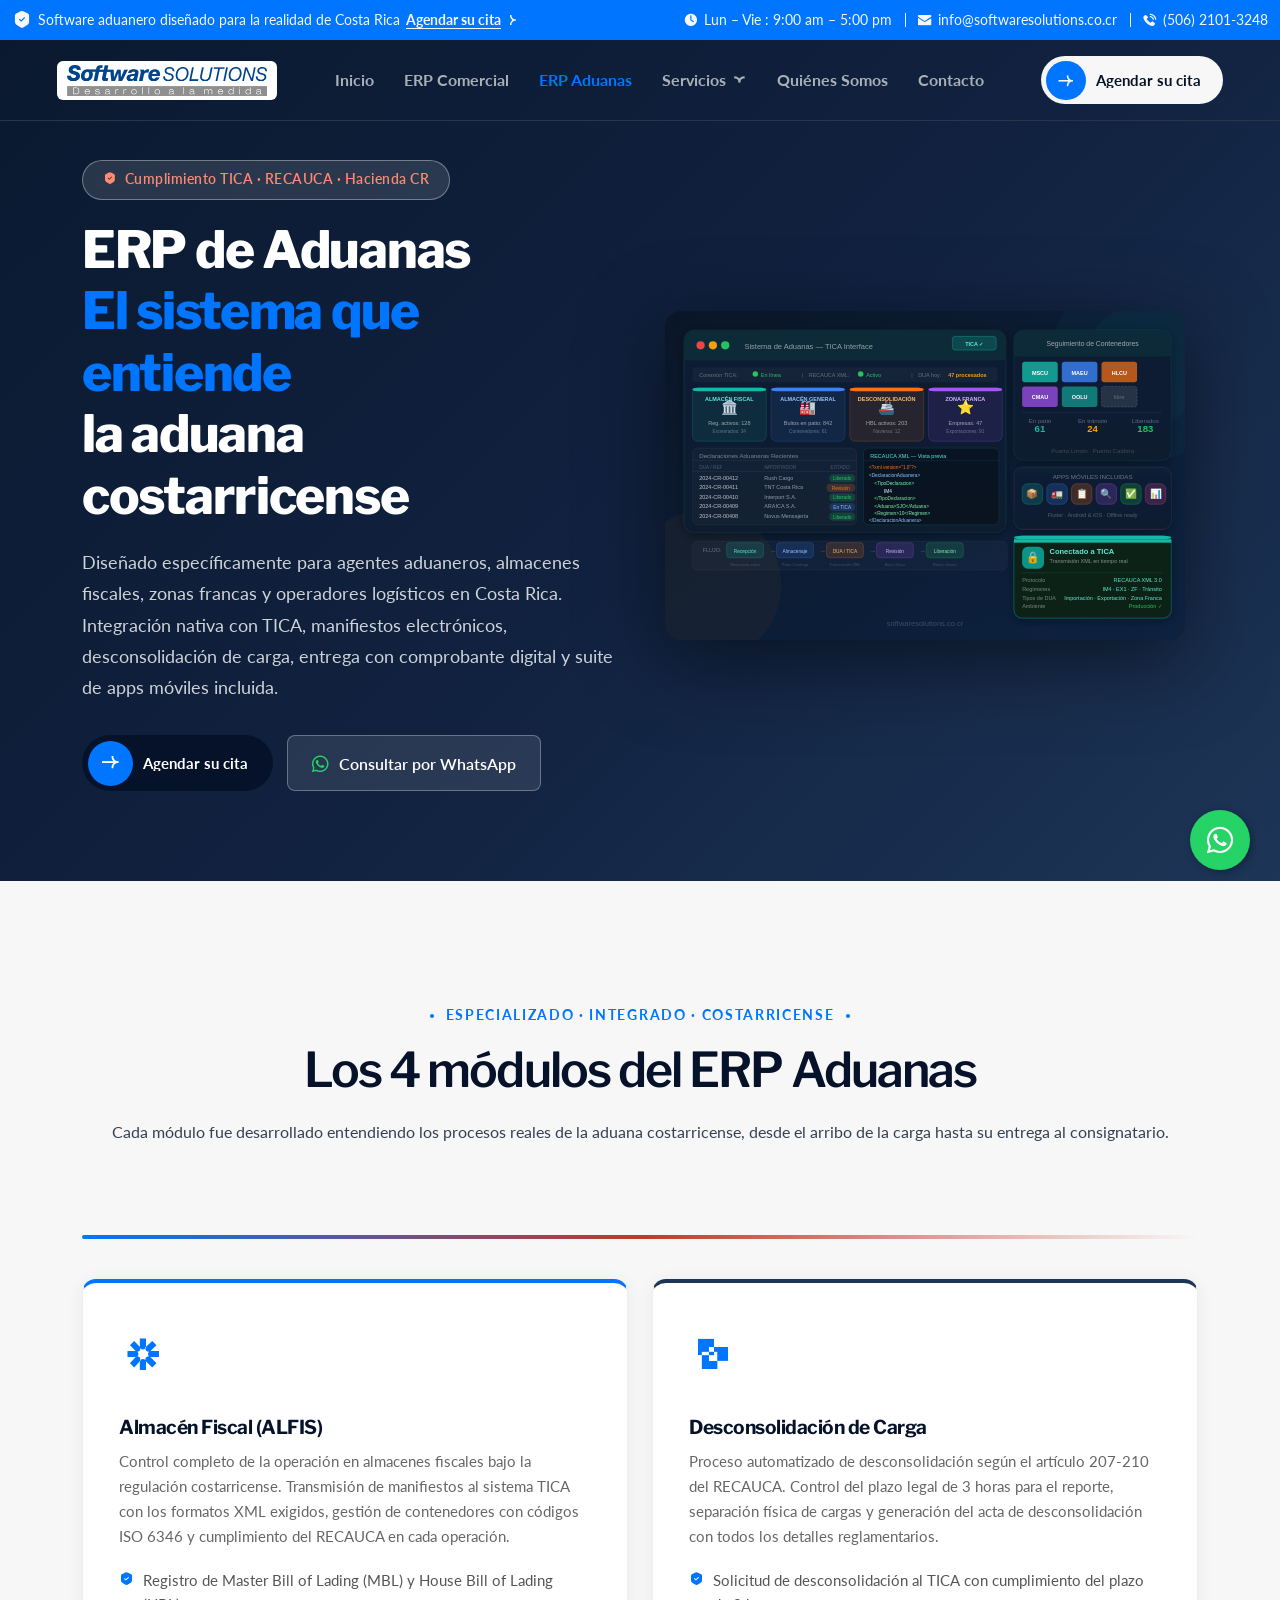
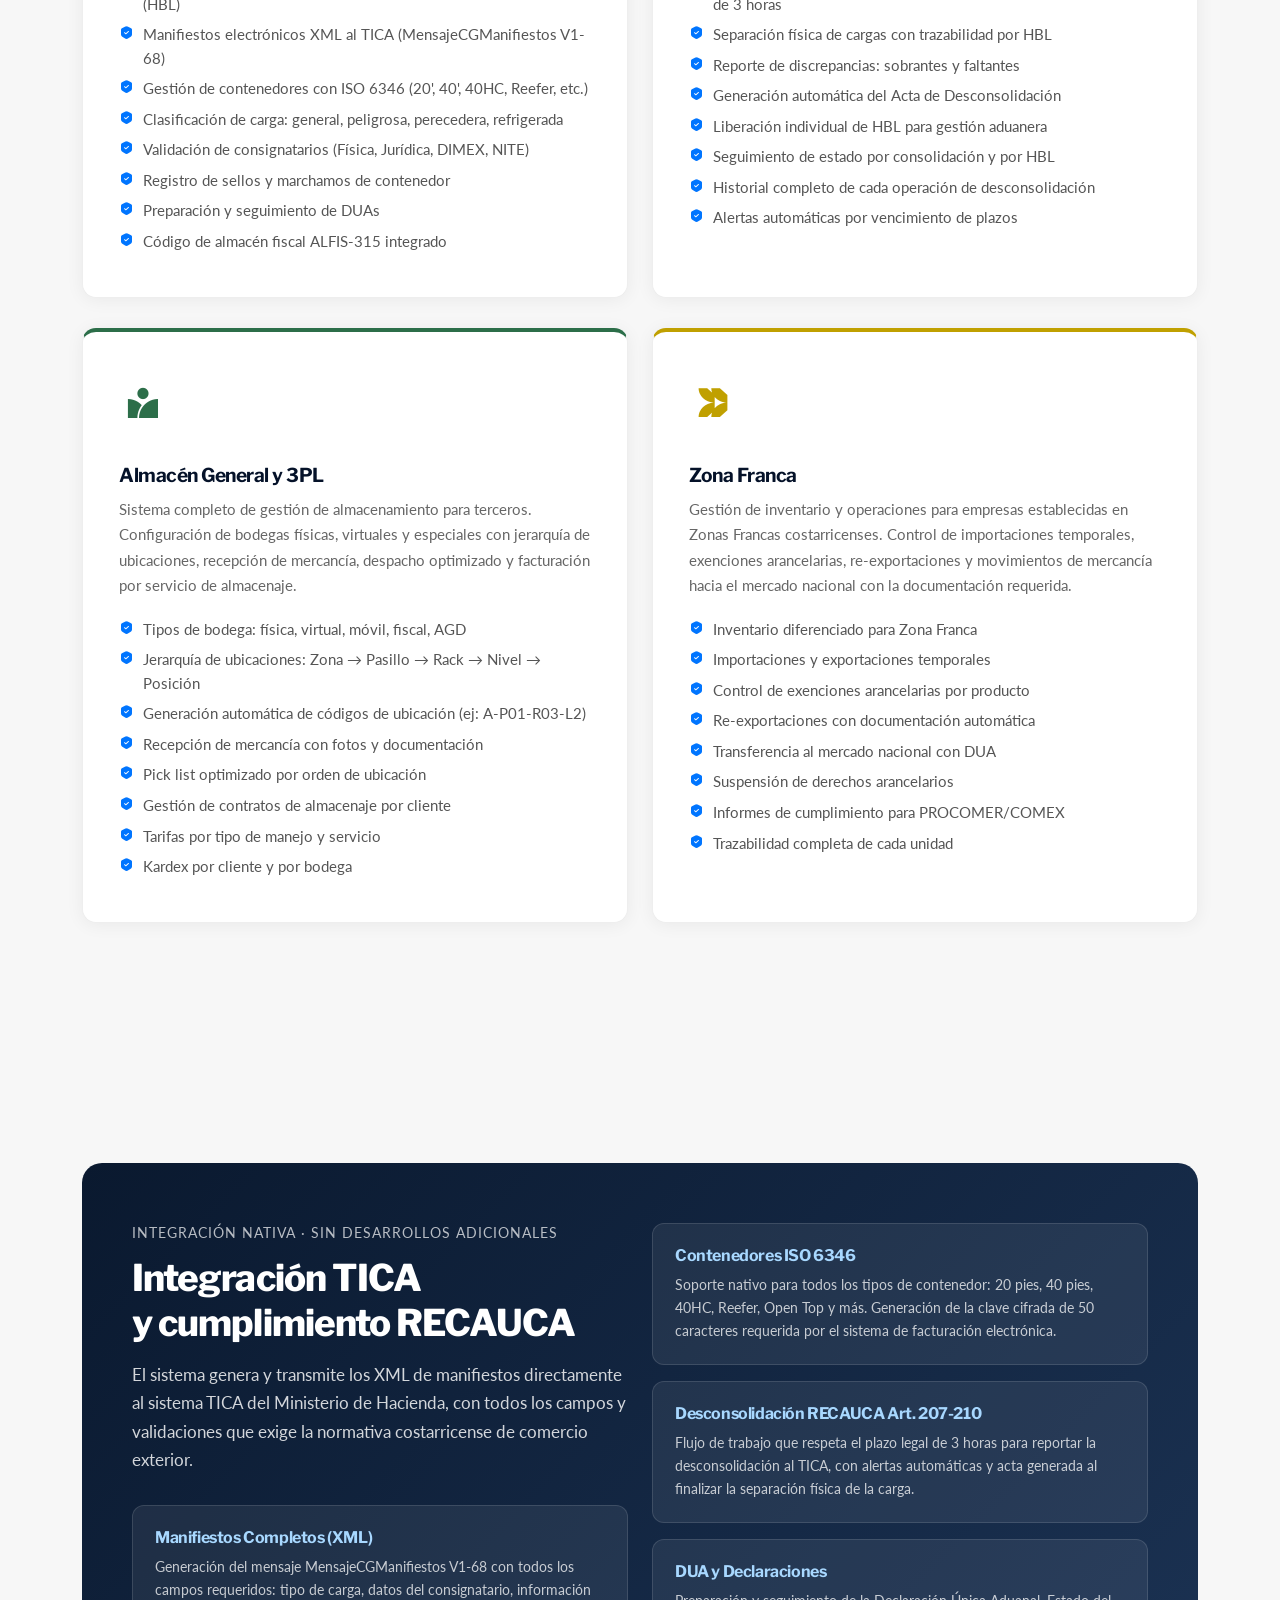
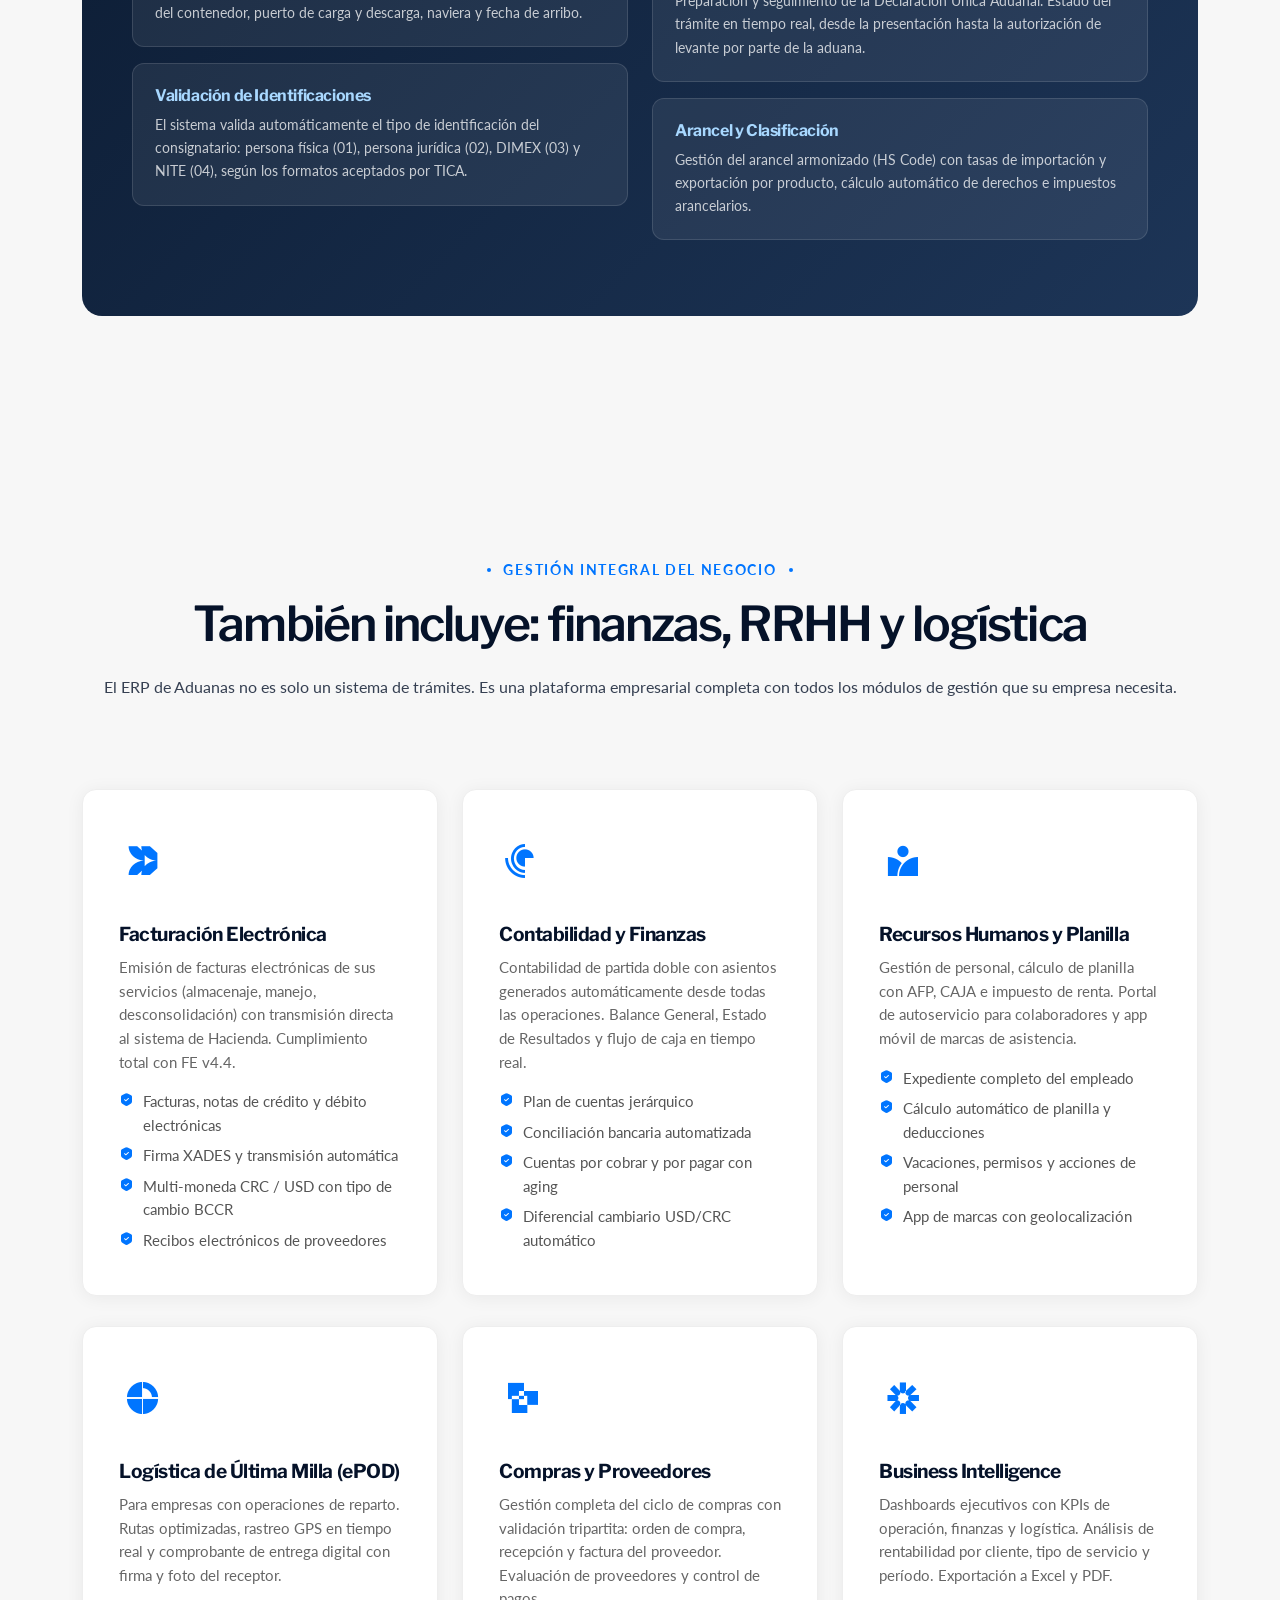
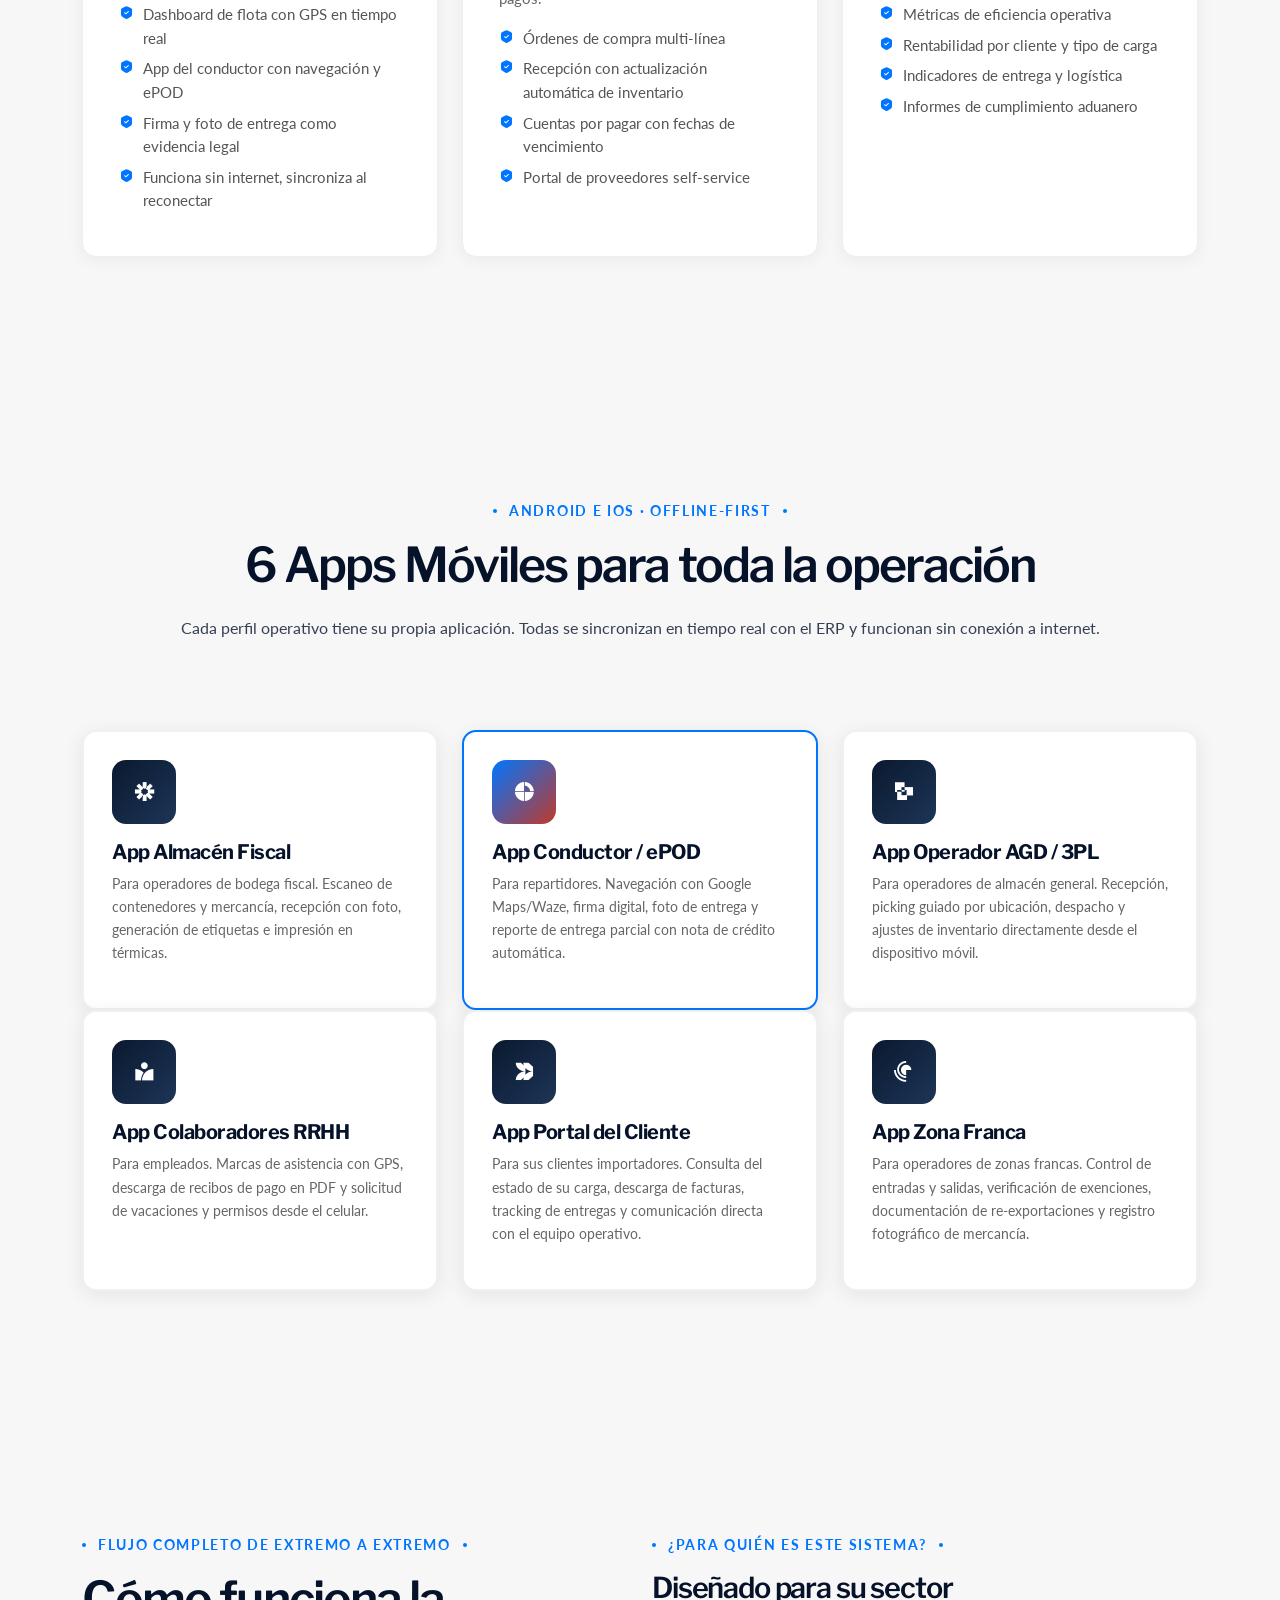
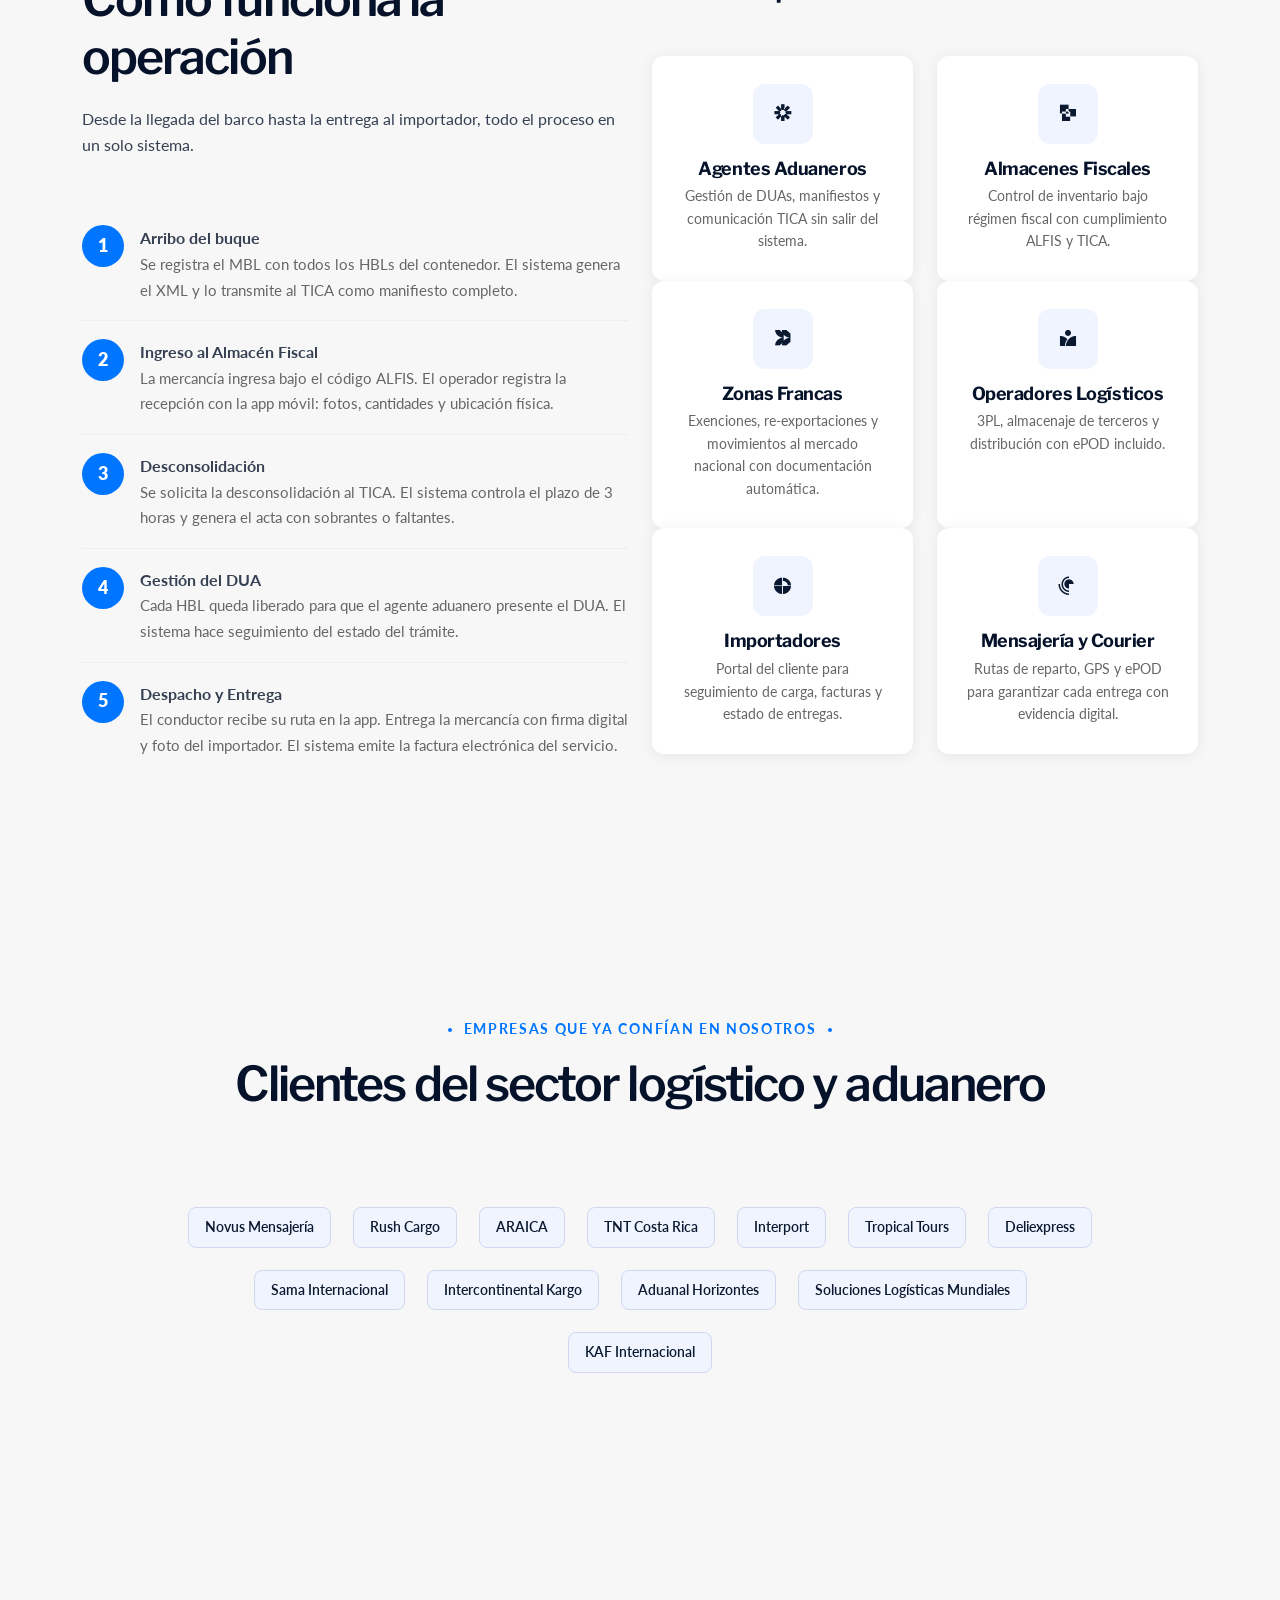
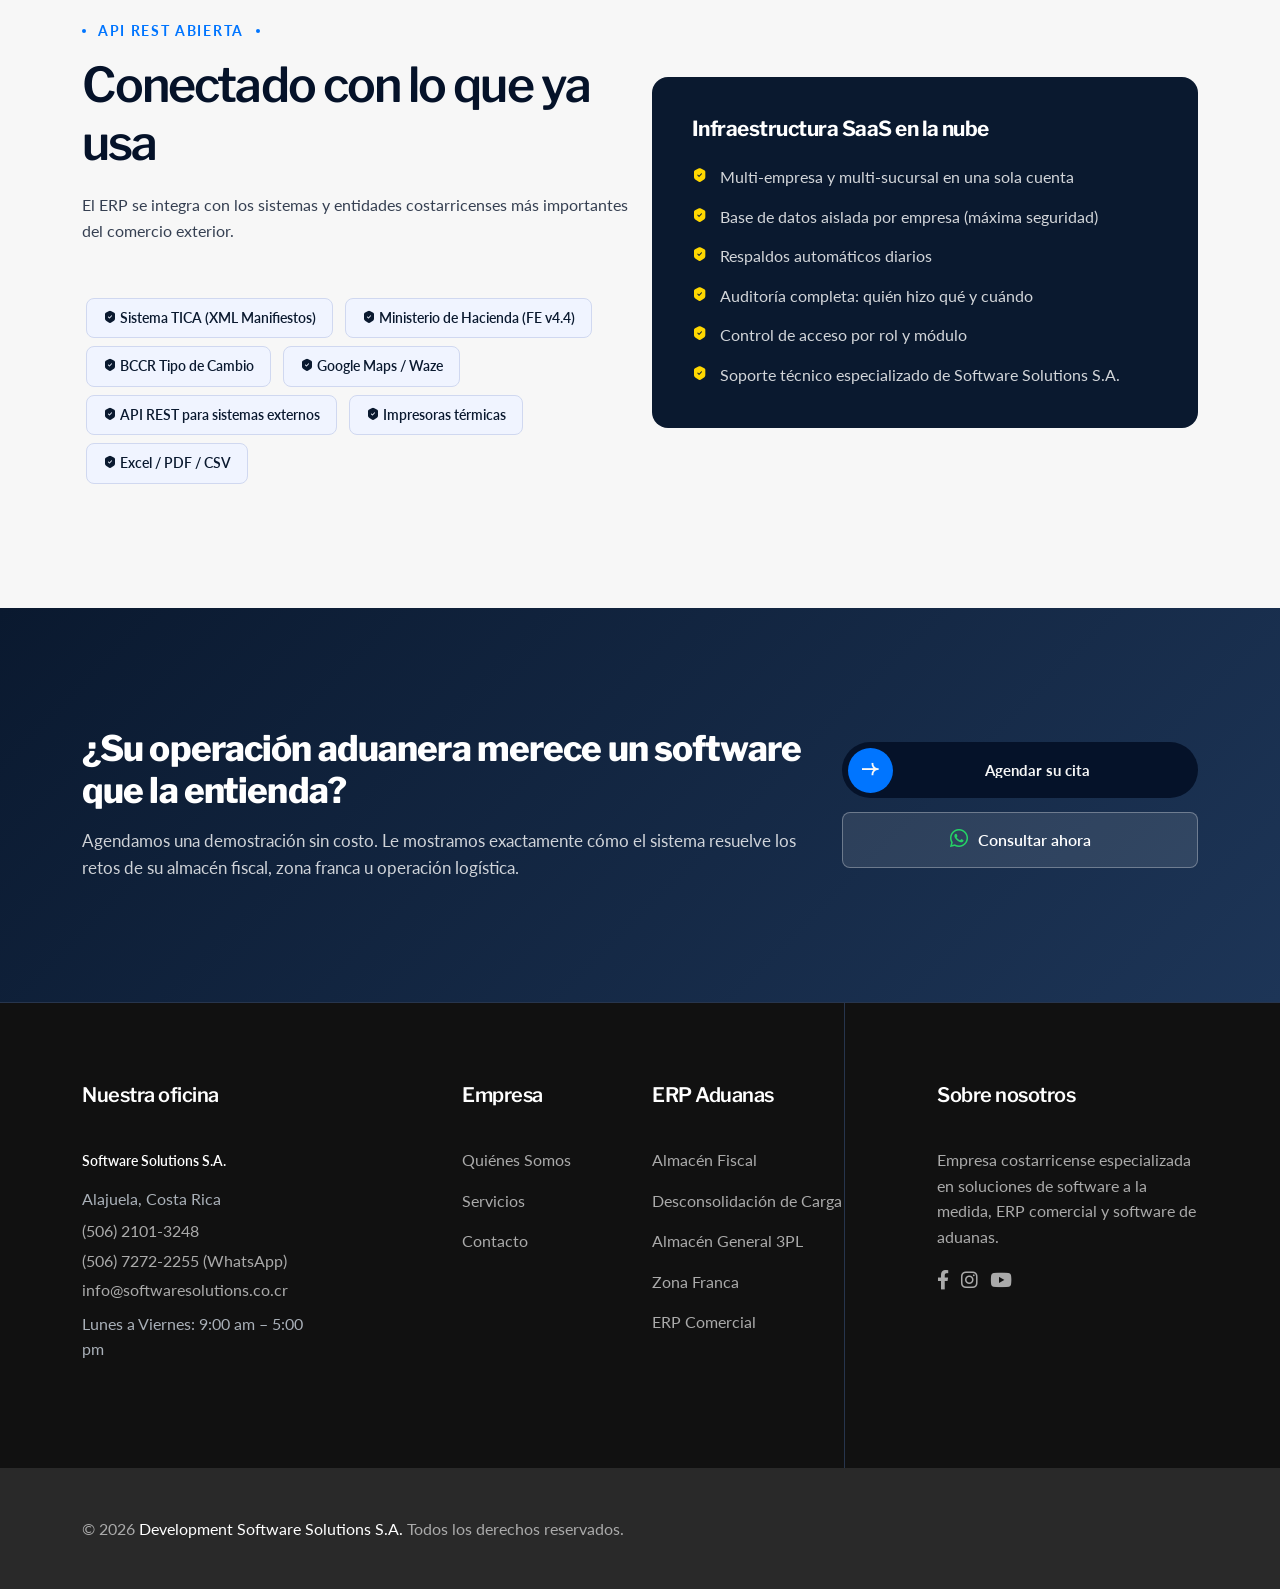
<file: erp-aduanas.html>
﻿<!DOCTYPE html>
<html class="no-js" lang="es">
<head>
   <meta charset="utf-8" /><meta http-equiv="x-ua-compatible" content="ie=edge" /><meta name="viewport" content="width=device-width, initial-scale=1" />
   <meta name="description" content="Software de Aduanas para Costa Rica: Almacén Fiscal TICA, Almacén General 3PL, Zona Franca, Desconsolidación de Carga, logística con ePOD GPS y facturación electrónica. Diseñado para la realidad aduanera costarricense." />
   <meta name="keywords" content="software aduanas costa rica, almacen fiscal costa rica, zona franca costa rica, TICA aduanas, software agentes aduaneros, ERP aduanas, desconsolidacion carga" />
   <link rel="canonical" href="https://www.softwaresolutions.co.cr/erp-aduanas.html" />
   <title>ERP de Aduanas | Almacén Fiscal, Zona Franca, Logística | Software Solutions S.A. Costa Rica</title>
   <link rel="apple-touch-icon" href="/favicon.ico" /><link rel="shortcut icon" type="image/x-icon" href="/favicon.ico" />
   <link rel="stylesheet" href="assets/css/bootstrap.min.css" />
   <link rel="stylesheet" href="assets/css/font-awesome-pro.min.css" />
   <link rel="stylesheet" href="assets/css/animate.css" />
   <link rel="stylesheet" href="assets/css/solvior-icons.css" />
   <link rel="stylesheet" href="assets/css/swiper.min.css" />
   <link rel="stylesheet" href="assets/css/meanmenu.css" />
   <link rel="stylesheet" href="assets/css/main.css" />
   <style>
      .whatsapp-float{position:fixed;width:60px;height:60px;bottom:30px;right:30px;background-color:#25d366;color:#fff;border-radius:50px;text-align:center;font-size:30px;box-shadow:2px 2px 8px rgba(0,0,0,.3);z-index:9999;display:flex;align-items:center;justify-content:center;text-decoration:none;transition:transform .2s}.site-logo img{max-height:58px!important;width:auto!important;background:#fff;border-radius:6px;padding:4px 10px;} .site-logo .logo{max-width:220px!important;}.whatsapp-float:hover{transform:scale(1.1);color:#fff}
      .page-banner{background:linear-gradient(135deg,#0a192f 0%,#112240 55%,#1d3557 100%);padding:160px 0 90px;color:#fff}
      .page-banner .badge-pill{display:inline-block;background:rgba(255,255,255,.12);border:1px solid rgba(255,255,255,.35);color:#fff;border-radius:30px;padding:8px 20px;font-size:.85rem;font-weight:600;margin-bottom:20px;letter-spacing:.5px;backdrop-filter:blur(6px)}
      .modulo-card{background:#fff;border-radius:14px;padding:36px;border:1px solid #eee;height:100%;box-shadow:0 2px 18px rgba(0,0,0,.06);transition:transform .25s,box-shadow .25s}
      .modulo-card:hover{transform:translateY(-5px);box-shadow:0 10px 35px rgba(0,0,0,.13)}
      .modulo-card .icon{font-size:3rem;color:var(--tj-color-theme-primary,#e63c20);margin-bottom:20px}
      .modulo-card h4{font-size:1.2rem;font-weight:700;margin-bottom:10px}
      .modulo-card ul{padding-left:0;list-style:none;margin:12px 0 0}
      .modulo-card ul li{display:flex;align-items:flex-start;gap:9px;margin-bottom:7px;font-size:.92rem;color:#555}
      .modulo-card ul li i{color:var(--tj-color-theme-primary,#e63c20);margin-top:3px;flex-shrink:0}
      .tica-section{background:linear-gradient(135deg,#0a192f 0%,#1d3557 100%);color:#fff;border-radius:20px;padding:60px 50px}
      .tica-item{background:rgba(255,255,255,.07);border:1px solid rgba(255,255,255,.12);border-radius:12px;padding:22px;margin-bottom:16px}
      .tica-item h5{font-size:1rem;font-weight:700;color:#a8d8ff;margin-bottom:8px}
      .tica-item p{font-size:.9rem;color:rgba(255,255,255,.75);margin:0}
      .app-card{background:#fff;border-radius:14px;padding:28px;box-shadow:0 4px 20px rgba(0,0,0,.08);border:2px solid #f0f0f0;height:100%}
      .app-card .app-icon{width:64px;height:64px;background:linear-gradient(135deg,#0a192f,#1d3557);border-radius:14px;display:flex;align-items:center;justify-content:center;margin-bottom:16px;font-size:1.8rem;color:#fff}
      .stat-pill{background:#f7f7f7;border-radius:12px;padding:20px;text-align:center}
      .stat-pill .num{font-size:2.2rem;font-weight:800;color:var(--tj-color-theme-primary,#e63c20)}
      .audience-card{background:#fff;border-radius:12px;padding:28px;text-align:center;box-shadow:0 2px 15px rgba(0,0,0,.07);height:100%}
      .audience-card .aud-icon{width:60px;height:60px;background:#f0f4ff;border-radius:12px;display:flex;align-items:center;justify-content:center;margin:0 auto 14px;font-size:1.6rem;color:#0a192f}
      .process-step{display:flex;gap:16px;align-items:flex-start;padding:18px 0;border-bottom:1px solid #eee}
      .process-step:last-child{border-bottom:none}
      .process-num{min-width:42px;height:42px;background:var(--tj-color-theme-primary,#e63c20);color:#fff;border-radius:50%;display:flex;align-items:center;justify-content:center;font-weight:800;font-size:1.1rem;flex-shrink:0}
      .integration-tag{display:inline-block;background:#f0f4ff;border:1px solid #d0d8f0;color:#0a192f;border-radius:8px;padding:8px 16px;font-size:.88rem;font-weight:600;margin:4px}
      .section-divider{height:4px;background:linear-gradient(90deg,var(--tj-color-theme-primary,#e63c20),#c0392b,transparent);border-radius:2px;margin-bottom:40px}
      /* Forzar blanco en headings sobre fondos oscuros */
      .page-banner h1,.page-banner h2,.page-banner h3,.page-banner h4,.page-banner p,.page-banner span{color:#fff}
      .page-banner .badge-pill{color:#ff8a70}
      .page-banner .stat-pill{background:#fff}
      .page-banner .stat-pill .num{color:var(--tj-color-theme-primary,#e63c20)}
      .page-banner .stat-pill div:last-child{color:#666}
      .tica-section h1,.tica-section h2,.tica-section h3,.tica-section h4,.tica-section p,.tica-section span{color:#fff}
      .tica-item h5{color:#a8d8ff !important}
      .tica-item p{color:rgba(255,255,255,.75) !important}
      section[style*="background:linear-gradient(135deg,#0a192f"] h1,
      section[style*="background:linear-gradient(135deg,#0a192f"] h2,
      section[style*="background:linear-gradient(135deg,#0a192f"] p{color:#fff}
   </style>
   <!-- Open Graph -->
   <meta property="og:type" content="website" />
   <meta property="og:locale" content="es_CR" />
   <meta property="og:site_name" content="Software Solutions S.A." />
   <meta property="og:url" content="https://www.softwaresolutions.co.cr/erp-aduanas.html" />
   <meta property="og:title" content="ERP de Aduanas | Almacén Fiscal, Zona Franca, TICA | Software Solutions S.A." />
   <meta property="og:description" content="Software de Aduanas para Costa Rica: Almacén Fiscal TICA, Almacén General, Zona Franca, Desconsolidación de Carga y suite de apps móviles. Diseñado para la aduana costarricense." />
   <meta property="og:image" content="https://www.softwaresolutions.co.cr/img/og-image.jpg" />
   <meta name="twitter:card" content="summary_large_image" />
   <meta name="twitter:title" content="ERP de Aduanas | Almacén Fiscal, TICA | Software Solutions S.A." />
   <meta name="twitter:description" content="Software de Aduanas para Costa Rica: Almacén Fiscal TICA, Zona Franca, Desconsolidación de Carga y suite de apps móviles." />
   <meta name="twitter:image" content="https://www.softwaresolutions.co.cr/img/og-image.jpg" />
   <!-- Schema.org SoftwareApplication -->
   <script type="application/ld+json">
   {"@context":"https://schema.org","@type":"SoftwareApplication","name":"ERP de Aduanas","applicationCategory":"BusinessApplication","operatingSystem":"Web, Android, iOS","description":"Software especializado para aduanas en Costa Rica: Almacén Fiscal integrado con TICA, Almacén General 3PL, Zona Franca, Desconsolidación de Carga y suite de apps móviles nativas.","offers":{"@type":"Offer","availability":"https://schema.org/InStock","priceCurrency":"USD"},"provider":{"@type":"Organization","name":"Software Solutions S.A.","url":"https://www.softwaresolutions.co.cr","telephone":"+50621013248","address":{"@type":"PostalAddress","addressLocality":"Alajuela","addressCountry":"CR"}}}
   </script>
</head>
<body>
<a href="https://wa.me/50672722255" class="whatsapp-float" target="_blank" aria-label="WhatsApp"><i class="fa-brands fa-whatsapp"></i></a>
<div class="mouseCursor cursor-outer"></div><div class="mouseCursor cursor-inner"></div>
<div class="preloader"><div class="loading-container"><div class="loading"></div><div id="loading-icon"><img src="assets/images/loader.svg" alt="cargando"></div></div></div>

<div class="body-overlay"></div>
<div class="hamburger-area" data-lenis-prevent><div class="hamburger_bg"></div>
   <div class="hamburger_wrapper">
      <div class="hamburger_top d-flex align-items-center justify-content-between">
         <div class="hamburger_logo"><a href="index.html" class="mobile_logo"><span style="font-size:1.2rem;font-weight:700;color:#fff;">Software Solutions S.A.</span></a></div>
         <div class="hamburger_close"><button class="hamburger_close_btn hamburgerCloseBtn"><i class="fa-thin fa-times"></i></button></div>
      </div>
      <div class="hamburger_menu"><div class="mobile_menu"></div></div>
      <div class="hamburger-infos"><h4 class="hamburger-title">Información de contacto</h4>
         <div class="contact-info">
            <div class="contact_item"><span class="subtitle">Email</span><div class="text"><a class="link" href="mailto:info@softwaresolutions.co.cr">info@softwaresolutions.co.cr</a></div></div>
            <div class="contact_item"><span class="subtitle">Teléfono</span><div class="text"><a class="link" href="tel:+50621013248">(506) 2101-3248</a></div></div>
            <div class="contact_item"><span class="subtitle">WhatsApp</span><div class="text"><a class="link" href="https://wa.me/50672722255">(506) 7272-2255</a></div></div>
            <div class="contact_item"><span class="subtitle">Ubicación</span><div class="text">Alajuela, Costa Rica</div></div>
         </div>
      </div>
      <div class="hamburger-socials"><h4 class="hamburger-title">Síguenos</h4><ul>
         <li><a href="https://www.facebook.com/" target="_blank"><i class="fa-brands fa-facebook-f"></i></a></li>
         <li><a href="https://www.instagram.com/" target="_blank"><i class="fa-brands fa-instagram"></i></a></li>
         <li><a href="https://www.youtube.com/" target="_blank"><i class="fa-brands fa-youtube"></i></a></li>
      </ul></div>
   </div>
</div>

<header class="tj-header-area header-1 header-absolute">
   <div class="header-topbar"><div class="container-fluid"><div class="row"><div class="col-12">
      <div class="header-topbar_wrap">
         <div class="topbar_note"><i class="tji-check"></i> Software aduanero diseñado para la realidad de Costa Rica <a href="contacto.html"><span>Agendar su cita</span><i class="tji-angle-right"></i></a></div>
         <div class="topbar_infos">
            <div class="info_item"><span><i class="tji-clock"></i></span><span>Lun – Vie : 9:00 am – 5:00 pm</span></div>
            <div class="info_item"><span><i class="tji-email"></i></span><a href="mailto:info@softwaresolutions.co.cr">info@softwaresolutions.co.cr</a></div>
            <div class="info_item"><span><i class="tji-phone"></i></span><a href="tel:+50621013248">(506) 2101-3248</a></div>
         </div>
      </div>
   </div></div></div></div>
   <div class="header-bottom"><div class="container-fluid"><div class="row"><div class="col-12">
      <div class="header-wrapper">
         <div class="site-logo"><a class="logo" href="index.html"><img src="img/logo.png" alt="Software Solutions S.A." onerror="this.outerHTML='<span style=\'font-weight:800;font-size:1.1rem;\'>Software Solutions S.A.</span>'"></a></div>
         <div class="mainmenu d-lg-block d-none" id="main-menu"><ul>
            <li><a href="index.html">Inicio</a></li>
            
                           <li><a href="erp-comercial.html">ERP Comercial</a></li>
                           <li class="current-menu-ancestor"><a href="erp-aduanas.html">ERP Aduanas</a></li>
                           <li class="has-dropdown"><a href="servicios.html">Servicios</a><ul class="sub-menu">
               <li><a href="servicios.html#desarrollo">Desarrollo de Software a la Medida</a></li>
               <li><a href="servicios.html#web">Desarrollo Web</a></li>
               <li><a href="servicios.html#ecommerce">Comercio Electrónico</a></li>
               <li><a href="servicios.html#nube">Soluciones en la Nube</a></li>
            </ul></li>
                           <li><a href="quienes-somos.html">Quiénes Somos</a></li>
                           
            <li><a href="contacto.html">Contacto</a></li>
         </ul></div>
         <div class="header_right_info d-none d-md-inline-flex"><a href="contacto.html" class="tj-primary-btn header_btn"><div class="btn_inner"><div class="btn_icon"><span><i class="tji-arrow-right"></i><i class="tji-arrow-right"></i></span></div><div class="btn_text"><span>Agendar su cita</span></div></div></a></div>
         <button class="menu_btn d-lg-none hamburgerBtn">Menú <span class="cubes"><span></span><span></span><span></span><span></span></span></button>
      </div>
   </div></div></div></div>
</header>
<header class="tj-header-area header-1 header-duplicate header-sticky">
   <div class="header-bottom"><div class="container-fluid"><div class="row"><div class="col-12">
      <div class="header-wrapper">
         <div class="site-logo"><a class="logo" href="index.html"><img src="img/logo.png" alt="Software Solutions S.A." onerror="this.outerHTML='<span style=\'font-weight:800;font-size:1.1rem;\'>Software Solutions S.A.</span>'"></a></div>
         <div class="mainmenu d-lg-block d-none"><ul>
            <li><a href="index.html">Inicio</a></li><li><a href="erp-comercial.html">ERP Comercial</a></li><li class="current-menu-ancestor"><a href="erp-aduanas.html">ERP Aduanas</a></li><li><a href="quienes-somos.html">Quiénes Somos</a></li><li><a href="contacto.html">Contacto</a></li>
         </ul></div>
         <div class="header_right_info d-none d-md-inline-flex"><a href="contacto.html" class="tj-primary-btn header_btn"><div class="btn_inner"><div class="btn_icon"><span><i class="tji-arrow-right"></i><i class="tji-arrow-right"></i></span></div><div class="btn_text"><span>Agendar su cita</span></div></div></a></div>
         <button class="menu_btn d-lg-none hamburgerBtn">Menú <span class="cubes"><span></span><span></span><span></span><span></span></span></button>
      </div>
   </div></div></div></div>
</header>

<div id="smooth-wrapper"><div id="smooth-content">
<main id="primary" class="site-main">

   <!-- BANNER HERO -->
   <section class="page-banner">
      <div class="container">
         <div class="row align-items-center">
            <div class="col-lg-6">
               <div class="badge-pill"><i class="tji-check"></i> &nbsp;Cumplimiento TICA · RECAUCA · Hacienda CR</div>
               <h1 style="font-size:clamp(2rem,4vw,3.2rem);font-weight:800;line-height:1.2;margin-bottom:20px;">ERP de Aduanas<br><span style="color:var(--tj-color-theme-primary,#e63c20);">El sistema que entiende</span><br>la aduana costarricense</h1>
               <p style="font-size:1.15rem;color:rgba(255,255,255,.8);max-width:620px;line-height:1.7;">Diseñado específicamente para agentes aduaneros, almacenes fiscales, zonas francas y operadores logísticos en Costa Rica. Integración nativa con TICA, manifiestos electrónicos, desconsolidación de carga, entrega con comprobante digital y suite de apps móviles incluida.</p>
               <div style="display:flex;flex-wrap:wrap;gap:14px;margin-top:32px;">
                  <a href="contacto.html" class="tj-primary-btn"><div class="btn_inner"><div class="btn_icon"><span><i class="tji-arrow-right"></i><i class="tji-arrow-right"></i></span></div><div class="btn_text"><span>Agendar su cita</span></div></div></a>
                  <a href="https://wa.me/50672722255?text=Hola, me interesa una demo del ERP de Aduanas" target="_blank" style="display:inline-flex;align-items:center;gap:10px;background:rgba(255,255,255,.1);border:1px solid rgba(255,255,255,.3);color:#fff;padding:12px 24px;border-radius:8px;font-weight:600;text-decoration:none;"><i class="fa-brands fa-whatsapp" style="font-size:1.2rem;color:#25d366;"></i> Consultar por WhatsApp</a>
               </div>
            </div>
            <div class="col-lg-6 mt-40 mt-lg-0 text-center">
               <img src="img/hero-erp-aduanas.svg" alt="Panel del ERP de Aduanas — integración TICA, contenedores, DUAs y módulos aduaneros" style="width:100%;max-width:520px;border-radius:16px;filter:drop-shadow(0 20px 40px rgba(0,0,0,.5));">
            </div>
         </div>
      </div>
   </section>

   <!-- MÓDULOS ADUANEROS PRINCIPALES -->
   <section class="section-space" id="modulos">
      <div class="container">
         <div class="row"><div class="col-12"><div class="sec-heading text-center">
            <span class="sub-title wow fadeInUp">Especializado · Integrado · Costarricense</span>
            <h2 class="sec-title text-anim">Los 4 módulos del ERP Aduanas</h2>
            <div class="desc wow fadeInUp"><p>Cada módulo fue desarrollado entendiendo los procesos reales de la aduana costarricense, desde el arribo de la carga hasta su entrega al consignatario.</p></div>
         </div></div></div>
         <div class="section-divider mt-40"></div>

         <div class="row rg-30">
            <!-- Almacén Fiscal -->
            <div class="col-lg-6" id="almacen-fiscal">
               <div class="modulo-card" style="border-top:4px solid var(--tj-color-theme-primary,#e63c20);">
                  <div class="icon"><i class="tji-business"></i></div>
                  <h4>Almacén Fiscal (ALFIS)</h4>
                  <p style="color:#666;font-size:.95rem;line-height:1.65;margin-bottom:20px;">Control completo de la operación en almacenes fiscales bajo la regulación costarricense. Transmisión de manifiestos al sistema TICA con los formatos XML exigidos, gestión de contenedores con códigos ISO 6346 y cumplimiento del RECAUCA en cada operación.</p>
                  <ul>
                     <li><i class="tji-check"></i>Registro de Master Bill of Lading (MBL) y House Bill of Lading (HBL)</li>
                     <li><i class="tji-check"></i>Manifiestos electrónicos XML al TICA (MensajeCGManifiestos V1-68)</li>
                     <li><i class="tji-check"></i>Gestión de contenedores con ISO 6346 (20', 40', 40HC, Reefer, etc.)</li>
                     <li><i class="tji-check"></i>Clasificación de carga: general, peligrosa, perecedera, refrigerada</li>
                     <li><i class="tji-check"></i>Validación de consignatarios (Física, Jurídica, DIMEX, NITE)</li>
                     <li><i class="tji-check"></i>Registro de sellos y marchamos de contenedor</li>
                     <li><i class="tji-check"></i>Preparación y seguimiento de DUAs</li>
                     <li><i class="tji-check"></i>Código de almacén fiscal ALFIS-315 integrado</li>
                  </ul>
               </div>
            </div>

            <!-- Desconsolidación -->
            <div class="col-lg-6" id="desconsolidacion">
               <div class="modulo-card" style="border-top:4px solid #1d3557;">
                  <div class="icon"><i class="tji-strategic"></i></div>
                  <h4>Desconsolidación de Carga</h4>
                  <p style="color:#666;font-size:.95rem;line-height:1.65;margin-bottom:20px;">Proceso automatizado de desconsolidación según el artículo 207-210 del RECAUCA. Control del plazo legal de 3 horas para el reporte, separación física de cargas y generación del acta de desconsolidación con todos los detalles reglamentarios.</p>
                  <ul>
                     <li><i class="tji-check"></i>Solicitud de desconsolidación al TICA con cumplimiento del plazo de 3 horas</li>
                     <li><i class="tji-check"></i>Separación física de cargas con trazabilidad por HBL</li>
                     <li><i class="tji-check"></i>Reporte de discrepancias: sobrantes y faltantes</li>
                     <li><i class="tji-check"></i>Generación automática del Acta de Desconsolidación</li>
                     <li><i class="tji-check"></i>Liberación individual de HBL para gestión aduanera</li>
                     <li><i class="tji-check"></i>Seguimiento de estado por consolidación y por HBL</li>
                     <li><i class="tji-check"></i>Historial completo de cada operación de desconsolidación</li>
                     <li><i class="tji-check"></i>Alertas automáticas por vencimiento de plazos</li>
                  </ul>
               </div>
            </div>

            <!-- Almacén General / 3PL -->
            <div class="col-lg-6" id="almacen-general">
               <div class="modulo-card" style="border-top:4px solid #2c6e49;">
                  <div class="icon" style="color:#2c6e49;"><i class="tji-leadership"></i></div>
                  <h4>Almacén General y 3PL</h4>
                  <p style="color:#666;font-size:.95rem;line-height:1.65;margin-bottom:20px;">Sistema completo de gestión de almacenamiento para terceros. Configuración de bodegas físicas, virtuales y especiales con jerarquía de ubicaciones, recepción de mercancía, despacho optimizado y facturación por servicio de almacenaje.</p>
                  <ul>
                     <li><i class="tji-check"></i>Tipos de bodega: física, virtual, móvil, fiscal, AGD</li>
                     <li><i class="tji-check"></i>Jerarquía de ubicaciones: Zona → Pasillo → Rack → Nivel → Posición</li>
                     <li><i class="tji-check"></i>Generación automática de códigos de ubicación (ej: A-P01-R03-L2)</li>
                     <li><i class="tji-check"></i>Recepción de mercancía con fotos y documentación</li>
                     <li><i class="tji-check"></i>Pick list optimizado por orden de ubicación</li>
                     <li><i class="tji-check"></i>Gestión de contratos de almacenaje por cliente</li>
                     <li><i class="tji-check"></i>Tarifas por tipo de manejo y servicio</li>
                     <li><i class="tji-check"></i>Kardex por cliente y por bodega</li>
                  </ul>
               </div>
            </div>

            <!-- Zona Franca -->
            <div class="col-lg-6" id="zona-franca">
               <div class="modulo-card" style="border-top:4px solid #c0a000;">
                  <div class="icon" style="color:#c0a000;"><i class="tji-process"></i></div>
                  <h4>Zona Franca</h4>
                  <p style="color:#666;font-size:.95rem;line-height:1.65;margin-bottom:20px;">Gestión de inventario y operaciones para empresas establecidas en Zonas Francas costarricenses. Control de importaciones temporales, exenciones arancelarias, re-exportaciones y movimientos de mercancía hacia el mercado nacional con la documentación requerida.</p>
                  <ul>
                     <li><i class="tji-check"></i>Inventario diferenciado para Zona Franca</li>
                     <li><i class="tji-check"></i>Importaciones y exportaciones temporales</li>
                     <li><i class="tji-check"></i>Control de exenciones arancelarias por producto</li>
                     <li><i class="tji-check"></i>Re-exportaciones con documentación automática</li>
                     <li><i class="tji-check"></i>Transferencia al mercado nacional con DUA</li>
                     <li><i class="tji-check"></i>Suspensión de derechos arancelarios</li>
                     <li><i class="tji-check"></i>Informes de cumplimiento para PROCOMER/COMEX</li>
                     <li><i class="tji-check"></i>Trazabilidad completa de cada unidad</li>
                  </ul>
               </div>
            </div>
         </div>
      </div>
   </section>

   <!-- TICA COMPLIANCE SECTION -->
   <section class="section-space" style="background:#f7f7f7;">
      <div class="container">
         <div class="tica-section">
            <div class="row">
               <div class="col-lg-6">
                  <div style="font-size:.85rem;letter-spacing:1px;text-transform:uppercase;opacity:.7;margin-bottom:12px;">Integración nativa · Sin desarrollos adicionales</div>
                  <h2 style="font-size:clamp(1.6rem,3vw,2.3rem);font-weight:800;margin-bottom:16px;color:#fff;">Integración TICA<br>y cumplimiento RECAUCA</h2>
                  <p style="color:rgba(255,255,255,.82);font-size:1.05rem;line-height:1.7;margin-bottom:30px;">El sistema genera y transmite los XML de manifiestos directamente al sistema TICA del Ministerio de Hacienda, con todos los campos y validaciones que exige la normativa costarricense de comercio exterior.</p>
                  <div class="tica-item">
                     <h5>Manifiestos Completos (XML)</h5>
                     <p>Generación del mensaje MensajeCGManifiestos V1-68 con todos los campos requeridos: tipo de carga, datos del consignatario, información del contenedor, puerto de carga y descarga, naviera y fecha de arribo.</p>
                  </div>
                  <div class="tica-item">
                     <h5>Validación de Identificaciones</h5>
                     <p>El sistema valida automáticamente el tipo de identificación del consignatario: persona física (01), persona jurídica (02), DIMEX (03) y NITE (04), según los formatos aceptados por TICA.</p>
                  </div>
               </div>
               <div class="col-lg-6 mt-30 mt-lg-0">
                  <div class="tica-item">
                     <h5>Contenedores ISO 6346</h5>
                     <p>Soporte nativo para todos los tipos de contenedor: 20 pies, 40 pies, 40HC, Reefer, Open Top y más. Generación de la clave cifrada de 50 caracteres requerida por el sistema de facturación electrónica.</p>
                  </div>
                  <div class="tica-item">
                     <h5>Desconsolidación RECAUCA Art. 207-210</h5>
                     <p>Flujo de trabajo que respeta el plazo legal de 3 horas para reportar la desconsolidación al TICA, con alertas automáticas y acta generada al finalizar la separación física de la carga.</p>
                  </div>
                  <div class="tica-item">
                     <h5>DUA y Declaraciones</h5>
                     <p>Preparación y seguimiento de la Declaración Única Aduanal. Estado del trámite en tiempo real, desde la presentación hasta la autorización de levante por parte de la aduana.</p>
                  </div>
                  <div class="tica-item">
                     <h5>Arancel y Clasificación</h5>
                     <p>Gestión del arancel armonizado (HS Code) con tasas de importación y exportación por producto, cálculo automático de derechos e impuestos arancelarios.</p>
                  </div>
               </div>
            </div>
         </div>
      </div>
   </section>

   <!-- MÓDULOS DE APOYO -->
   <section class="section-space">
      <div class="container">
         <div class="row"><div class="col-12"><div class="sec-heading text-center">
            <span class="sub-title wow fadeInUp">Gestión integral del negocio</span>
            <h2 class="sec-title text-anim">También incluye: finanzas, RRHH y logística</h2>
            <div class="desc wow fadeInUp"><p>El ERP de Aduanas no es solo un sistema de trámites. Es una plataforma empresarial completa con todos los módulos de gestión que su empresa necesita.</p></div>
         </div></div></div>
         <div class="row rg-30 mt-40">
            <div class="col-lg-4 col-md-6">
               <div class="modulo-card">
                  <div class="icon"><i class="tji-process"></i></div>
                  <h4>Facturación Electrónica</h4>
                  <p style="color:#666;font-size:.92rem;">Emisión de facturas electrónicas de sus servicios (almacenaje, manejo, desconsolidación) con transmisión directa al sistema de Hacienda. Cumplimiento total con FE v4.4.</p>
                  <ul>
                     <li><i class="tji-check"></i>Facturas, notas de crédito y débito electrónicas</li>
                     <li><i class="tji-check"></i>Firma XADES y transmisión automática</li>
                     <li><i class="tji-check"></i>Multi-moneda CRC / USD con tipo de cambio BCCR</li>
                     <li><i class="tji-check"></i>Recibos electrónicos de proveedores</li>
                  </ul>
               </div>
            </div>
            <div class="col-lg-4 col-md-6">
               <div class="modulo-card">
                  <div class="icon"><i class="tji-optimization"></i></div>
                  <h4>Contabilidad y Finanzas</h4>
                  <p style="color:#666;font-size:.92rem;">Contabilidad de partida doble con asientos generados automáticamente desde todas las operaciones. Balance General, Estado de Resultados y flujo de caja en tiempo real.</p>
                  <ul>
                     <li><i class="tji-check"></i>Plan de cuentas jerárquico</li>
                     <li><i class="tji-check"></i>Conciliación bancaria automatizada</li>
                     <li><i class="tji-check"></i>Cuentas por cobrar y por pagar con aging</li>
                     <li><i class="tji-check"></i>Diferencial cambiario USD/CRC automático</li>
                  </ul>
               </div>
            </div>
            <div class="col-lg-4 col-md-6">
               <div class="modulo-card">
                  <div class="icon"><i class="tji-leadership"></i></div>
                  <h4>Recursos Humanos y Planilla</h4>
                  <p style="color:#666;font-size:.92rem;">Gestión de personal, cálculo de planilla con AFP, CAJA e impuesto de renta. Portal de autoservicio para colaboradores y app móvil de marcas de asistencia.</p>
                  <ul>
                     <li><i class="tji-check"></i>Expediente completo del empleado</li>
                     <li><i class="tji-check"></i>Cálculo automático de planilla y deducciones</li>
                     <li><i class="tji-check"></i>Vacaciones, permisos y acciones de personal</li>
                     <li><i class="tji-check"></i>App de marcas con geolocalización</li>
                  </ul>
               </div>
            </div>
            <div class="col-lg-4 col-md-6">
               <div class="modulo-card">
                  <div class="icon"><i class="tji-executive"></i></div>
                  <h4>Logística de Última Milla (ePOD)</h4>
                  <p style="color:#666;font-size:.92rem;">Para empresas con operaciones de reparto. Rutas optimizadas, rastreo GPS en tiempo real y comprobante de entrega digital con firma y foto del receptor.</p>
                  <ul>
                     <li><i class="tji-check"></i>Dashboard de flota con GPS en tiempo real</li>
                     <li><i class="tji-check"></i>App del conductor con navegación y ePOD</li>
                     <li><i class="tji-check"></i>Firma y foto de entrega como evidencia legal</li>
                     <li><i class="tji-check"></i>Funciona sin internet, sincroniza al reconectar</li>
                  </ul>
               </div>
            </div>
            <div class="col-lg-4 col-md-6">
               <div class="modulo-card">
                  <div class="icon"><i class="tji-strategic"></i></div>
                  <h4>Compras y Proveedores</h4>
                  <p style="color:#666;font-size:.92rem;">Gestión completa del ciclo de compras con validación tripartita: orden de compra, recepción y factura del proveedor. Evaluación de proveedores y control de pagos.</p>
                  <ul>
                     <li><i class="tji-check"></i>Órdenes de compra multi-línea</li>
                     <li><i class="tji-check"></i>Recepción con actualización automática de inventario</li>
                     <li><i class="tji-check"></i>Cuentas por pagar con fechas de vencimiento</li>
                     <li><i class="tji-check"></i>Portal de proveedores self-service</li>
                  </ul>
               </div>
            </div>
            <div class="col-lg-4 col-md-6">
               <div class="modulo-card">
                  <div class="icon"><i class="tji-business"></i></div>
                  <h4>Business Intelligence</h4>
                  <p style="color:#666;font-size:.92rem;">Dashboards ejecutivos con KPIs de operación, finanzas y logística. Análisis de rentabilidad por cliente, tipo de servicio y período. Exportación a Excel y PDF.</p>
                  <ul>
                     <li><i class="tji-check"></i>Métricas de eficiencia operativa</li>
                     <li><i class="tji-check"></i>Rentabilidad por cliente y tipo de carga</li>
                     <li><i class="tji-check"></i>Indicadores de entrega y logística</li>
                     <li><i class="tji-check"></i>Informes de cumplimiento aduanero</li>
                  </ul>
               </div>
            </div>
         </div>
      </div>
   </section>

   <!-- APPS MÓVILES -->
   <section class="section-space" style="background:#f7f7f7;">
      <div class="container">
         <div class="row"><div class="col-12"><div class="sec-heading text-center">
            <span class="sub-title wow fadeInUp">Android e iOS · Offline-first</span>
            <h2 class="sec-title text-anim">6 Apps Móviles para toda la operación</h2>
            <div class="desc wow fadeInUp"><p>Cada perfil operativo tiene su propia aplicación. Todas se sincronizan en tiempo real con el ERP y funcionan sin conexión a internet.</p></div>
         </div></div></div>
         <div class="row rg-24 mt-40">
            <div class="col-lg-4 col-md-6">
               <div class="app-card">
                  <div class="app-icon"><i class="tji-business"></i></div>
                  <h5 style="font-weight:700;margin-bottom:8px;">App Almacén Fiscal</h5>
                  <p style="color:#666;font-size:.9rem;">Para operadores de bodega fiscal. Escaneo de contenedores y mercancía, recepción con foto, generación de etiquetas e impresión en térmicas.</p>
               </div>
            </div>
            <div class="col-lg-4 col-md-6">
               <div class="app-card" style="border-color:var(--tj-color-theme-primary,#e63c20);">
                  <div class="app-icon" style="background:linear-gradient(135deg,var(--tj-color-theme-primary,#e63c20),#c0392b);"><i class="tji-executive"></i></div>
                  <h5 style="font-weight:700;margin-bottom:8px;">App Conductor / ePOD</h5>
                  <p style="color:#666;font-size:.9rem;">Para repartidores. Navegación con Google Maps/Waze, firma digital, foto de entrega y reporte de entrega parcial con nota de crédito automática.</p>
               </div>
            </div>
            <div class="col-lg-4 col-md-6">
               <div class="app-card">
                  <div class="app-icon"><i class="tji-strategic"></i></div>
                  <h5 style="font-weight:700;margin-bottom:8px;">App Operador AGD / 3PL</h5>
                  <p style="color:#666;font-size:.9rem;">Para operadores de almacén general. Recepción, picking guiado por ubicación, despacho y ajustes de inventario directamente desde el dispositivo móvil.</p>
               </div>
            </div>
            <div class="col-lg-4 col-md-6">
               <div class="app-card">
                  <div class="app-icon"><i class="tji-leadership"></i></div>
                  <h5 style="font-weight:700;margin-bottom:8px;">App Colaboradores RRHH</h5>
                  <p style="color:#666;font-size:.9rem;">Para empleados. Marcas de asistencia con GPS, descarga de recibos de pago en PDF y solicitud de vacaciones y permisos desde el celular.</p>
               </div>
            </div>
            <div class="col-lg-4 col-md-6">
               <div class="app-card">
                  <div class="app-icon"><i class="tji-process"></i></div>
                  <h5 style="font-weight:700;margin-bottom:8px;">App Portal del Cliente</h5>
                  <p style="color:#666;font-size:.9rem;">Para sus clientes importadores. Consulta del estado de su carga, descarga de facturas, tracking de entregas y comunicación directa con el equipo operativo.</p>
               </div>
            </div>
            <div class="col-lg-4 col-md-6">
               <div class="app-card">
                  <div class="app-icon"><i class="tji-optimization"></i></div>
                  <h5 style="font-weight:700;margin-bottom:8px;">App Zona Franca</h5>
                  <p style="color:#666;font-size:.9rem;">Para operadores de zonas francas. Control de entradas y salidas, verificación de exenciones, documentación de re-exportaciones y registro fotográfico de mercancía.</p>
               </div>
            </div>
         </div>
      </div>
   </section>

   <!-- PROCESO OPERATIVO -->
   <section class="section-space">
      <div class="container">
         <div class="row">
            <div class="col-lg-6">
               <div class="sec-heading">
                  <span class="sub-title wow fadeInUp">Flujo completo de extremo a extremo</span>
                  <h2 class="sec-title text-anim">Cómo funciona la operación</h2>
                  <div class="desc wow fadeInUp"><p>Desde la llegada del barco hasta la entrega al importador, todo el proceso en un solo sistema.</p></div>
               </div>
               <div style="margin-top:30px;">
                  <div class="process-step">
                     <div class="process-num">1</div>
                     <div><strong>Arribo del buque</strong><br><span style="color:#666;font-size:.92rem;">Se registra el MBL con todos los HBLs del contenedor. El sistema genera el XML y lo transmite al TICA como manifiesto completo.</span></div>
                  </div>
                  <div class="process-step">
                     <div class="process-num">2</div>
                     <div><strong>Ingreso al Almacén Fiscal</strong><br><span style="color:#666;font-size:.92rem;">La mercancía ingresa bajo el código ALFIS. El operador registra la recepción con la app móvil: fotos, cantidades y ubicación física.</span></div>
                  </div>
                  <div class="process-step">
                     <div class="process-num">3</div>
                     <div><strong>Desconsolidación</strong><br><span style="color:#666;font-size:.92rem;">Se solicita la desconsolidación al TICA. El sistema controla el plazo de 3 horas y genera el acta con sobrantes o faltantes.</span></div>
                  </div>
                  <div class="process-step">
                     <div class="process-num">4</div>
                     <div><strong>Gestión del DUA</strong><br><span style="color:#666;font-size:.92rem;">Cada HBL queda liberado para que el agente aduanero presente el DUA. El sistema hace seguimiento del estado del trámite.</span></div>
                  </div>
                  <div class="process-step">
                     <div class="process-num">5</div>
                     <div><strong>Despacho y Entrega</strong><br><span style="color:#666;font-size:.92rem;">El conductor recibe su ruta en la app. Entrega la mercancía con firma digital y foto del importador. El sistema emite la factura electrónica del servicio.</span></div>
                  </div>
               </div>
            </div>
            <div class="col-lg-6 mt-40 mt-lg-0">
               <!-- A quién va dirigido -->
               <div class="sec-heading">
                  <span class="sub-title wow fadeInUp">¿Para quién es este sistema?</span>
                  <h2 class="sec-title text-anim" style="font-size:1.8rem;">Diseñado para su sector</h2>
               </div>
               <div class="row rg-20 mt-30">
                  <div class="col-6">
                     <div class="audience-card">
                        <div class="aud-icon"><i class="tji-business"></i></div>
                        <h6 style="font-weight:700;margin-bottom:6px;">Agentes Aduaneros</h6>
                        <p style="color:#666;font-size:.88rem;margin:0;">Gestión de DUAs, manifiestos y comunicación TICA sin salir del sistema.</p>
                     </div>
                  </div>
                  <div class="col-6">
                     <div class="audience-card">
                        <div class="aud-icon"><i class="tji-strategic"></i></div>
                        <h6 style="font-weight:700;margin-bottom:6px;">Almacenes Fiscales</h6>
                        <p style="color:#666;font-size:.88rem;margin:0;">Control de inventario bajo régimen fiscal con cumplimiento ALFIS y TICA.</p>
                     </div>
                  </div>
                  <div class="col-6">
                     <div class="audience-card">
                        <div class="aud-icon"><i class="tji-process"></i></div>
                        <h6 style="font-weight:700;margin-bottom:6px;">Zonas Francas</h6>
                        <p style="color:#666;font-size:.88rem;margin:0;">Exenciones, re-exportaciones y movimientos al mercado nacional con documentación automática.</p>
                     </div>
                  </div>
                  <div class="col-6">
                     <div class="audience-card">
                        <div class="aud-icon"><i class="tji-leadership"></i></div>
                        <h6 style="font-weight:700;margin-bottom:6px;">Operadores Logísticos</h6>
                        <p style="color:#666;font-size:.88rem;margin:0;">3PL, almacenaje de terceros y distribución con ePOD incluido.</p>
                     </div>
                  </div>
                  <div class="col-6">
                     <div class="audience-card">
                        <div class="aud-icon"><i class="tji-executive"></i></div>
                        <h6 style="font-weight:700;margin-bottom:6px;">Importadores</h6>
                        <p style="color:#666;font-size:.88rem;margin:0;">Portal del cliente para seguimiento de carga, facturas y estado de entregas.</p>
                     </div>
                  </div>
                  <div class="col-6">
                     <div class="audience-card">
                        <div class="aud-icon"><i class="tji-optimization"></i></div>
                        <h6 style="font-weight:700;margin-bottom:6px;">Mensajería y Courier</h6>
                        <p style="color:#666;font-size:.88rem;margin:0;">Rutas de reparto, GPS y ePOD para garantizar cada entrega con evidencia digital.</p>
                     </div>
                  </div>
               </div>
            </div>
         </div>
      </div>
   </section>

   <!-- CLIENTES LOGÍSTICOS -->
   <section class="section-space" style="background:#f7f7f7;">
      <div class="container">
         <div class="row"><div class="col-12"><div class="sec-heading text-center">
            <span class="sub-title wow fadeInUp">Empresas que ya confían en nosotros</span>
            <h2 class="sec-title text-anim">Clientes del sector logístico y aduanero</h2>
         </div></div></div>
         <div class="row mt-40 justify-content-center">
            <div class="col-lg-10">
               <div style="display:flex;flex-wrap:wrap;gap:14px;justify-content:center;">
                  <span class="integration-tag">Novus Mensajería</span>
                  <span class="integration-tag">Rush Cargo</span>
                  <span class="integration-tag">ARAICA</span>
                  <span class="integration-tag">TNT Costa Rica</span>
                  <span class="integration-tag">Interport</span>
                  <span class="integration-tag">Tropical Tours</span>
                  <span class="integration-tag">Deliexpress</span>
                  <span class="integration-tag">Sama Internacional</span>
                  <span class="integration-tag">Intercontinental Kargo</span>
                  <span class="integration-tag">Aduanal Horizontes</span>
                  <span class="integration-tag">Soluciones Logísticas Mundiales</span>
                  <span class="integration-tag">KAF Internacional</span>
               </div>
            </div>
         </div>
      </div>
   </section>

   <!-- INTEGRACIONES Y API -->
   <section class="section-space">
      <div class="container">
         <div class="row align-items-center">
            <div class="col-lg-6">
               <div class="sec-heading">
                  <span class="sub-title wow fadeInUp">API REST abierta</span>
                  <h2 class="sec-title text-anim">Conectado con lo que ya usa</h2>
                  <div class="desc wow fadeInUp"><p>El ERP se integra con los sistemas y entidades costarricenses más importantes del comercio exterior.</p></div>
               </div>
               <div style="margin-top:24px;">
                  <span class="integration-tag"><i class="tji-check"></i> Sistema TICA (XML Manifiestos)</span>
                  <span class="integration-tag"><i class="tji-check"></i> Ministerio de Hacienda (FE v4.4)</span>
                  <span class="integration-tag"><i class="tji-check"></i> BCCR Tipo de Cambio</span>
                  <span class="integration-tag"><i class="tji-check"></i> Google Maps / Waze</span>
                  <span class="integration-tag"><i class="tji-check"></i> API REST para sistemas externos</span>
                  <span class="integration-tag"><i class="tji-check"></i> Impresoras térmicas</span>
                  <span class="integration-tag"><i class="tji-check"></i> Excel / PDF / CSV</span>
               </div>
            </div>
            <div class="col-lg-6 mt-40 mt-lg-0">
               <div style="background:#0a192f;color:#fff;border-radius:16px;padding:40px;">
                  <h3 style="color:#fff;font-size:1.3rem;font-weight:700;margin-bottom:22px;">Infraestructura SaaS en la nube</h3>
                  <ul style="list-style:none;padding:0;margin:0;">
                     <li style="display:flex;gap:12px;align-items:flex-start;margin-bottom:14px;"><i class="tji-check" style="color:#ffd700;margin-top:3px;"></i><span style="color:rgba(255,255,255,.82);">Multi-empresa y multi-sucursal en una sola cuenta</span></li>
                     <li style="display:flex;gap:12px;align-items:flex-start;margin-bottom:14px;"><i class="tji-check" style="color:#ffd700;margin-top:3px;"></i><span style="color:rgba(255,255,255,.82);">Base de datos aislada por empresa (máxima seguridad)</span></li>
                     <li style="display:flex;gap:12px;align-items:flex-start;margin-bottom:14px;"><i class="tji-check" style="color:#ffd700;margin-top:3px;"></i><span style="color:rgba(255,255,255,.82);">Respaldos automáticos diarios</span></li>
                     <li style="display:flex;gap:12px;align-items:flex-start;margin-bottom:14px;"><i class="tji-check" style="color:#ffd700;margin-top:3px;"></i><span style="color:rgba(255,255,255,.82);">Auditoría completa: quién hizo qué y cuándo</span></li>
                     <li style="display:flex;gap:12px;align-items:flex-start;margin-bottom:14px;"><i class="tji-check" style="color:#ffd700;margin-top:3px;"></i><span style="color:rgba(255,255,255,.82);">Control de acceso por rol y módulo</span></li>
                     <li style="display:flex;gap:12px;align-items:flex-start;"><i class="tji-check" style="color:#ffd700;margin-top:3px;"></i><span style="color:rgba(255,255,255,.82);">Soporte técnico especializado de Software Solutions S.A.</span></li>
                  </ul>
               </div>
            </div>
         </div>
      </div>
   </section>

   <!-- CTA FINAL -->
   <section class="section-space" style="background:linear-gradient(135deg,#0a192f,#1d3557);color:#fff;">
      <div class="container">
         <div class="row align-items-center">
            <div class="col-lg-8">
               <h2 style="font-size:clamp(1.5rem,3vw,2.2rem);font-weight:800;margin-bottom:16px;color:#fff;">¿Su operación aduanera merece un software que la entienda?</h2>
               <p style="color:rgba(255,255,255,.8);font-size:1.05rem;margin-bottom:0;">Agendamos una demostración sin costo. Le mostramos exactamente cómo el sistema resuelve los retos de su almacén fiscal, zona franca u operación logística.</p>
            </div>
            <div class="col-lg-4 mt-30 mt-lg-0" style="display:flex;flex-direction:column;gap:14px;">
               <a href="contacto.html" class="tj-primary-btn"><div class="btn_inner"><div class="btn_icon"><span><i class="tji-arrow-right"></i><i class="tji-arrow-right"></i></span></div><div class="btn_text"><span>Agendar su cita</span></div></div></a>
               <a href="https://wa.me/50672722255?text=Hola, me interesa una demo del ERP de Aduanas" target="_blank" style="display:inline-flex;align-items:center;justify-content:center;gap:10px;background:rgba(255,255,255,.1);border:1px solid rgba(255,255,255,.3);color:#fff;padding:14px 24px;border-radius:8px;font-weight:600;text-decoration:none;"><i class="fa-brands fa-whatsapp" style="font-size:1.3rem;color:#25d366;"></i> Consultar ahora</a>
            </div>
         </div>
      </div>
   </section>

</main>

<footer class="tj-footer-area" style="background:#111;">
   <div class="footer-top-area fix"><div class="container"><div class="row rg-50 line">
      <div class="col-xl-4 col-lg-4 col-md-6"><div class="footer-widget footer-contact-infos">
         <div class="footer-title"><h4 class="title" style="color:#fff;">Nuestra oficina</h4></div>
         <div class="infos-item" style="color:#aaa;"><span style="color:#fff;font-weight:600;">Software Solutions S.A.</span>
            <p style="margin-top:8px;">Alajuela, Costa Rica</p>
            <a href="tel:+50621013248" style="color:#aaa;display:block;margin-top:4px;">(506) 2101-3248</a>
            <a href="https://wa.me/50672722255" style="color:#aaa;display:block;margin-top:4px;">(506) 7272-2255 (WhatsApp)</a>
            <a href="mailto:info@softwaresolutions.co.cr" style="color:#aaa;display:block;margin-top:4px;">info@softwaresolutions.co.cr</a>
            <p style="margin-top:8px;">Lunes a Viernes: 9:00 am – 5:00 pm</p>
         </div>
      </div></div>
      <div class="col-xl-2 col-lg-2 col-md-6"><div class="footer-widget widget_nav_menu">
         <div class="footer-title"><h4 class="title" style="color:#fff;">Empresa</h4></div>
         <div class="widget-menu"><ul style="list-style:none;padding:0;"><li><a href="quienes-somos.html" style="color:#aaa;">Quiénes Somos</a></li><li><a href="servicios.html" style="color:#aaa;">Servicios</a></li><li><a href="contacto.html" style="color:#aaa;">Contacto</a></li></ul></div>
      </div></div>
      <div class="col-xl-3 col-lg-3 col-md-6"><div class="footer-widget widget_nav_menu">
         <div class="footer-title"><h4 class="title" style="color:#fff;">ERP Aduanas</h4></div>
         <div class="widget-menu"><ul style="list-style:none;padding:0;">
            <li><a href="#almacen-fiscal" style="color:#aaa;">Almacén Fiscal</a></li>
            <li><a href="#desconsolidacion" style="color:#aaa;">Desconsolidación de Carga</a></li>
            <li><a href="#almacen-general" style="color:#aaa;">Almacén General 3PL</a></li>
            <li><a href="#zona-franca" style="color:#aaa;">Zona Franca</a></li>
            <li><a href="erp-comercial.html" style="color:#aaa;">ERP Comercial</a></li>
         </ul></div>
      </div></div>
      <div class="col-xl-3 col-lg-3 col-md-6"><div class="footer-widget">
         <div class="footer-title"><h4 class="title" style="color:#fff;">Sobre nosotros</h4></div>
         <p style="color:#aaa;margin-bottom:16px;">Empresa costarricense especializada en soluciones de software a la medida, ERP comercial y software de aduanas.</p>
         <div style="display:flex;gap:12px;margin-top:16px;">
            <a href="https://www.facebook.com/" target="_blank" style="color:#aaa;font-size:1.2rem;"><i class="fa-brands fa-facebook-f"></i></a>
            <a href="https://www.instagram.com/" target="_blank" style="color:#aaa;font-size:1.2rem;"><i class="fa-brands fa-instagram"></i></a>
            <a href="https://www.youtube.com/" target="_blank" style="color:#aaa;font-size:1.2rem;"><i class="fa-brands fa-youtube"></i></a>
         </div>
      </div></div>
   </div></div></div>
   <div class="footer-copyright-area"><div class="container"><div class="row"><div class="col-12">
      <div style="display:flex;justify-content:space-between;align-items:center;padding:20px 0;flex-wrap:wrap;gap:12px;">
         <p style="color:#aaa;margin:0;">© 2026 <a href="index.html" style="color:#fff;">Development Software Solutions S.A.</a> Todos los derechos reservados.</p>
      </div>
   </div></div></div></div>
   <div class="back-to-top-wrapper"><button id="back_to_top" type="button" class="back-to-top-btn style-2"><i class="tji-arrow-up"></i><span>INICIO</span></button></div>
</footer>
</div></div>

<script src="assets/js/jquery.min.js"></script><script src="assets/js/bootstrap.bundle.min.js"></script>
<script src="assets/js/gsap.min.js"></script><script src="assets/js/gsap-scroll-trigger.min.js"></script>
<script src="assets/js/smooth-scroll.min.js"></script><script src="assets/js/appear.min.js"></script>
<script src="assets/js/wow.min.js"></script><script src="assets/js/meanmenu.js"></script>
<script src="assets/js/main.js"></script>
</body>
</html>
</file>
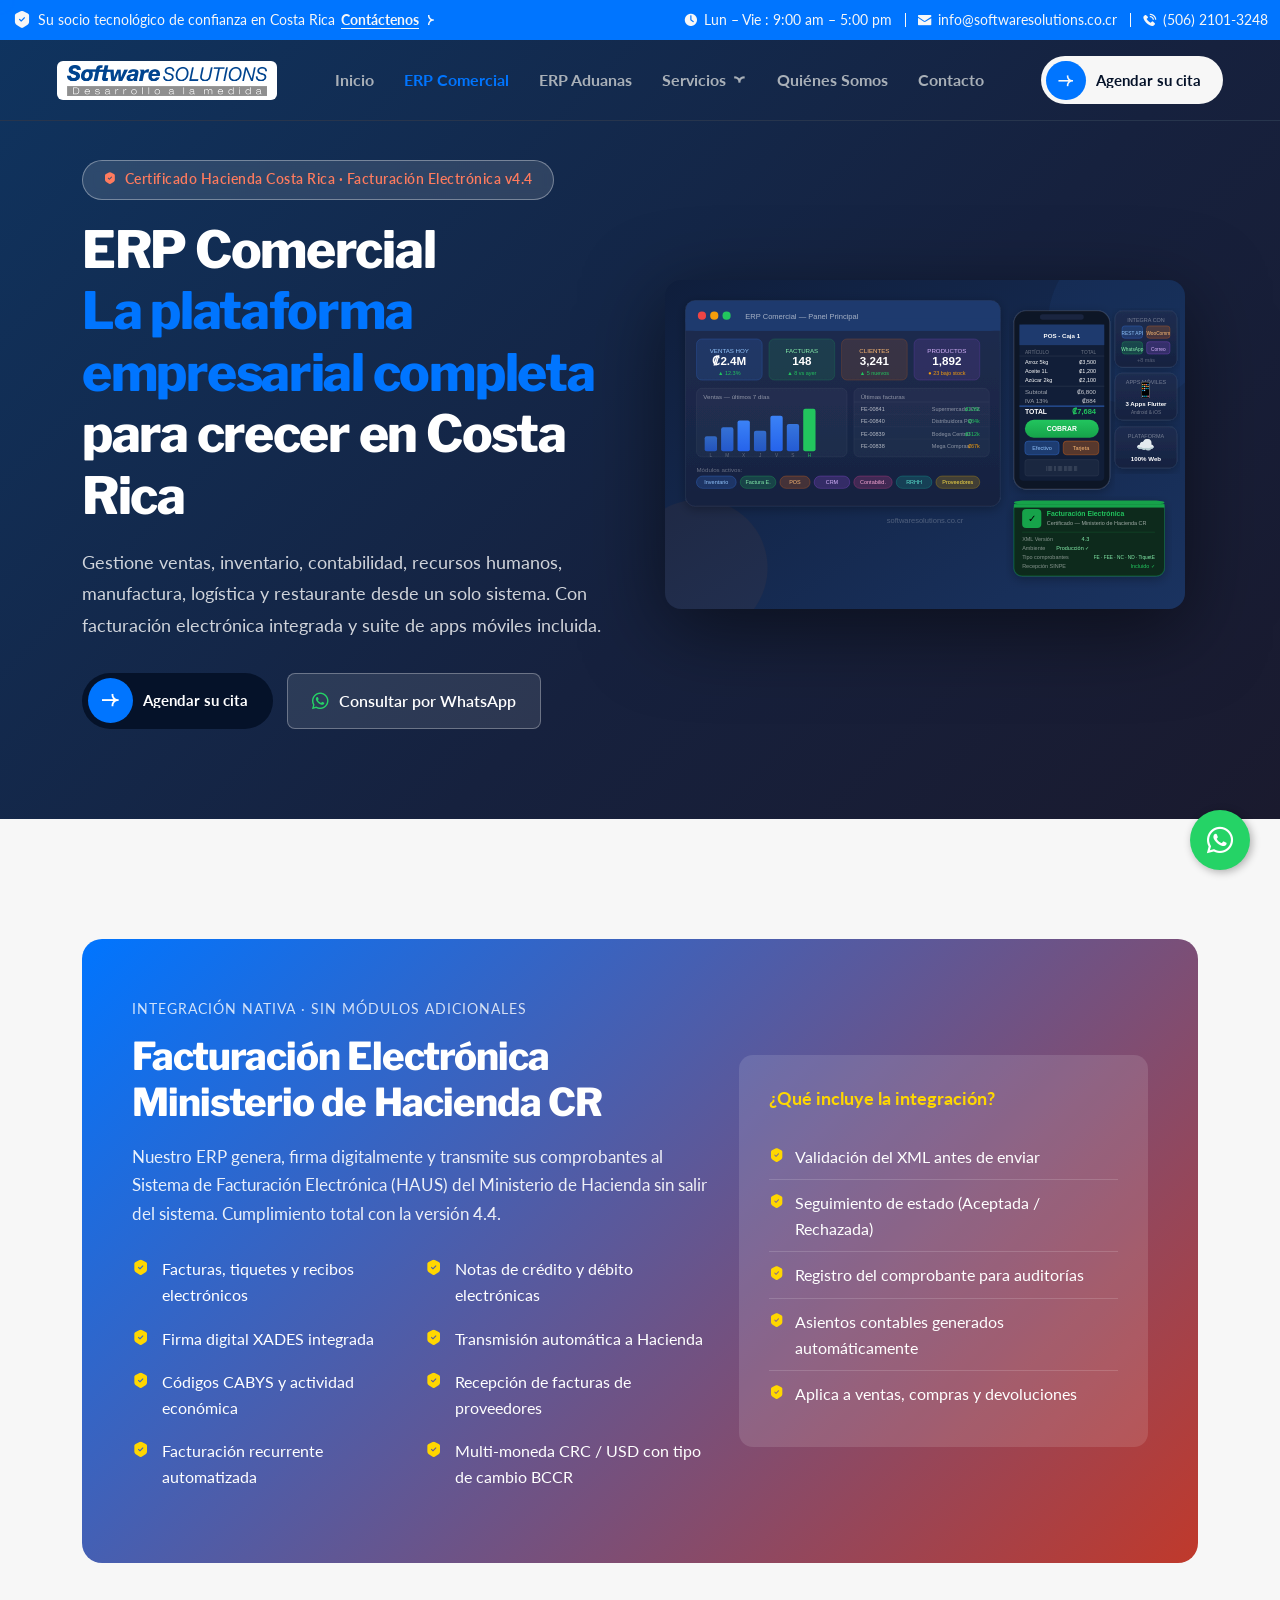
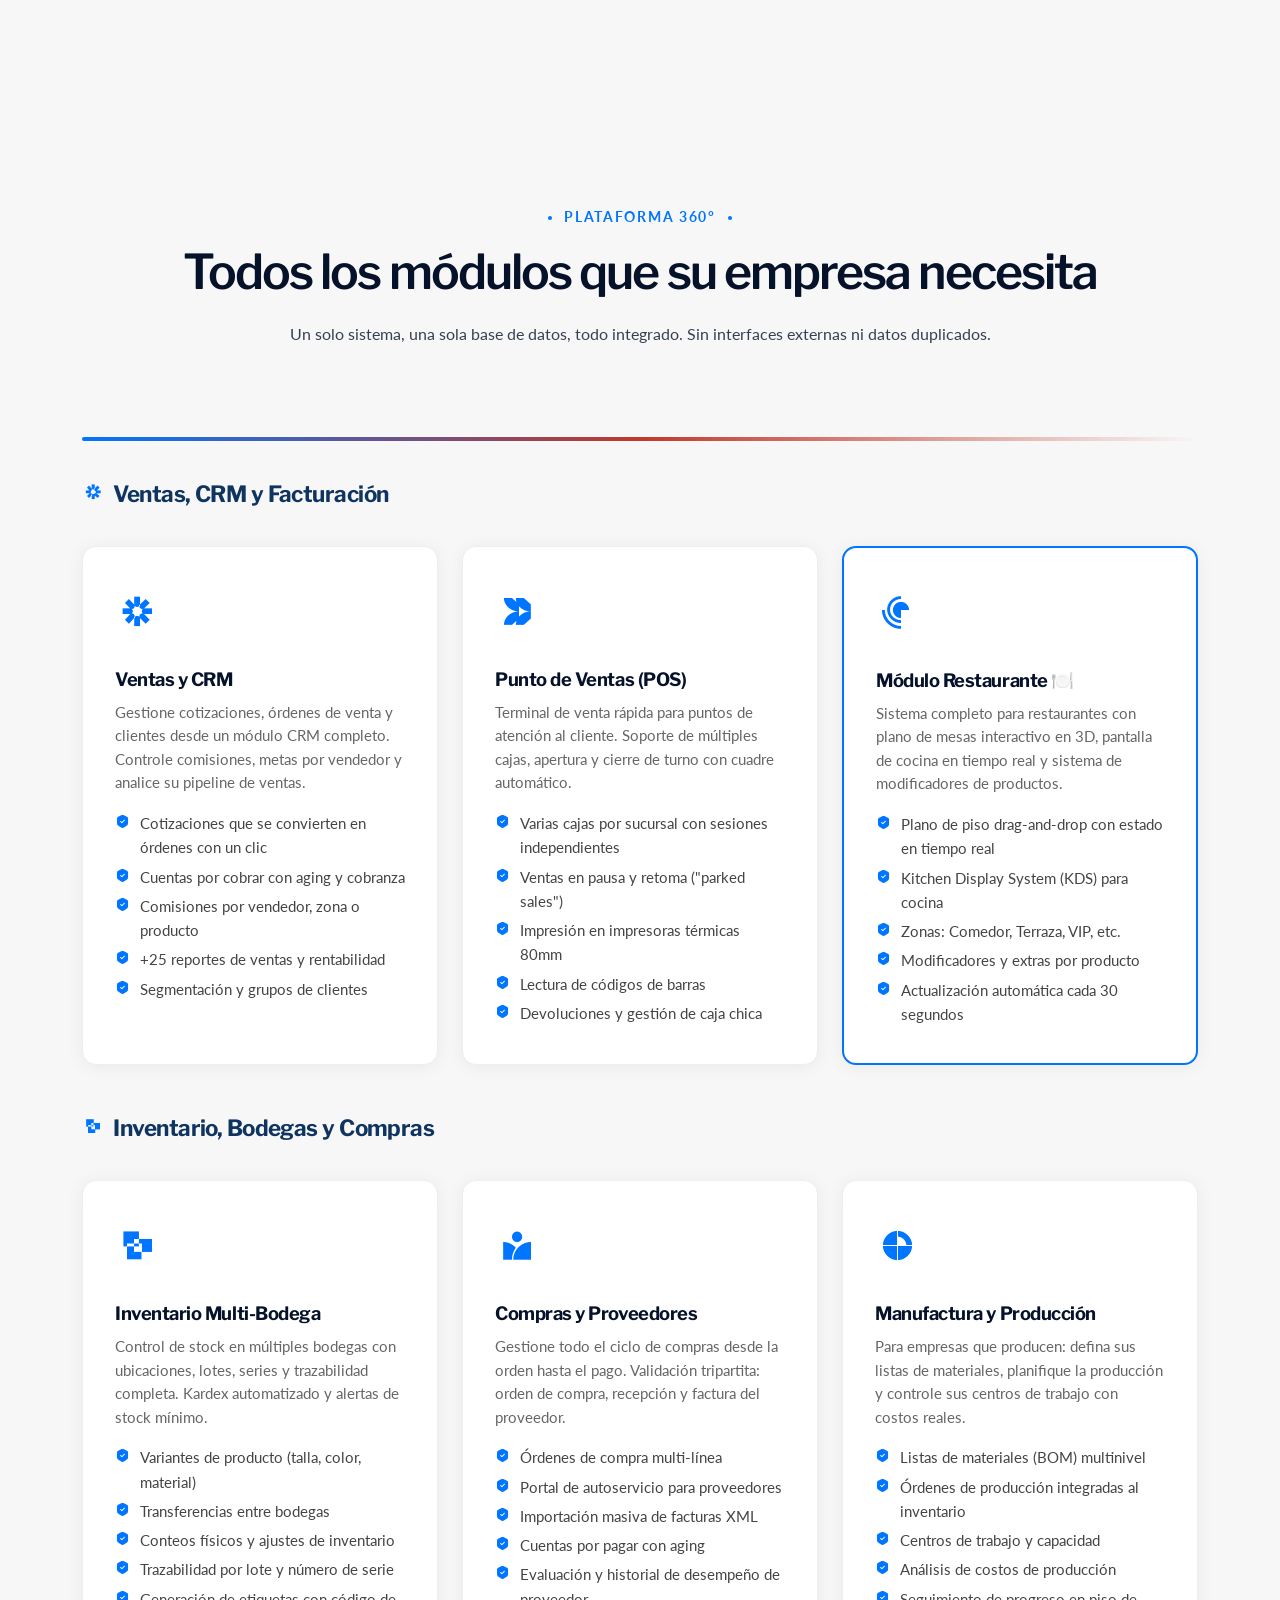
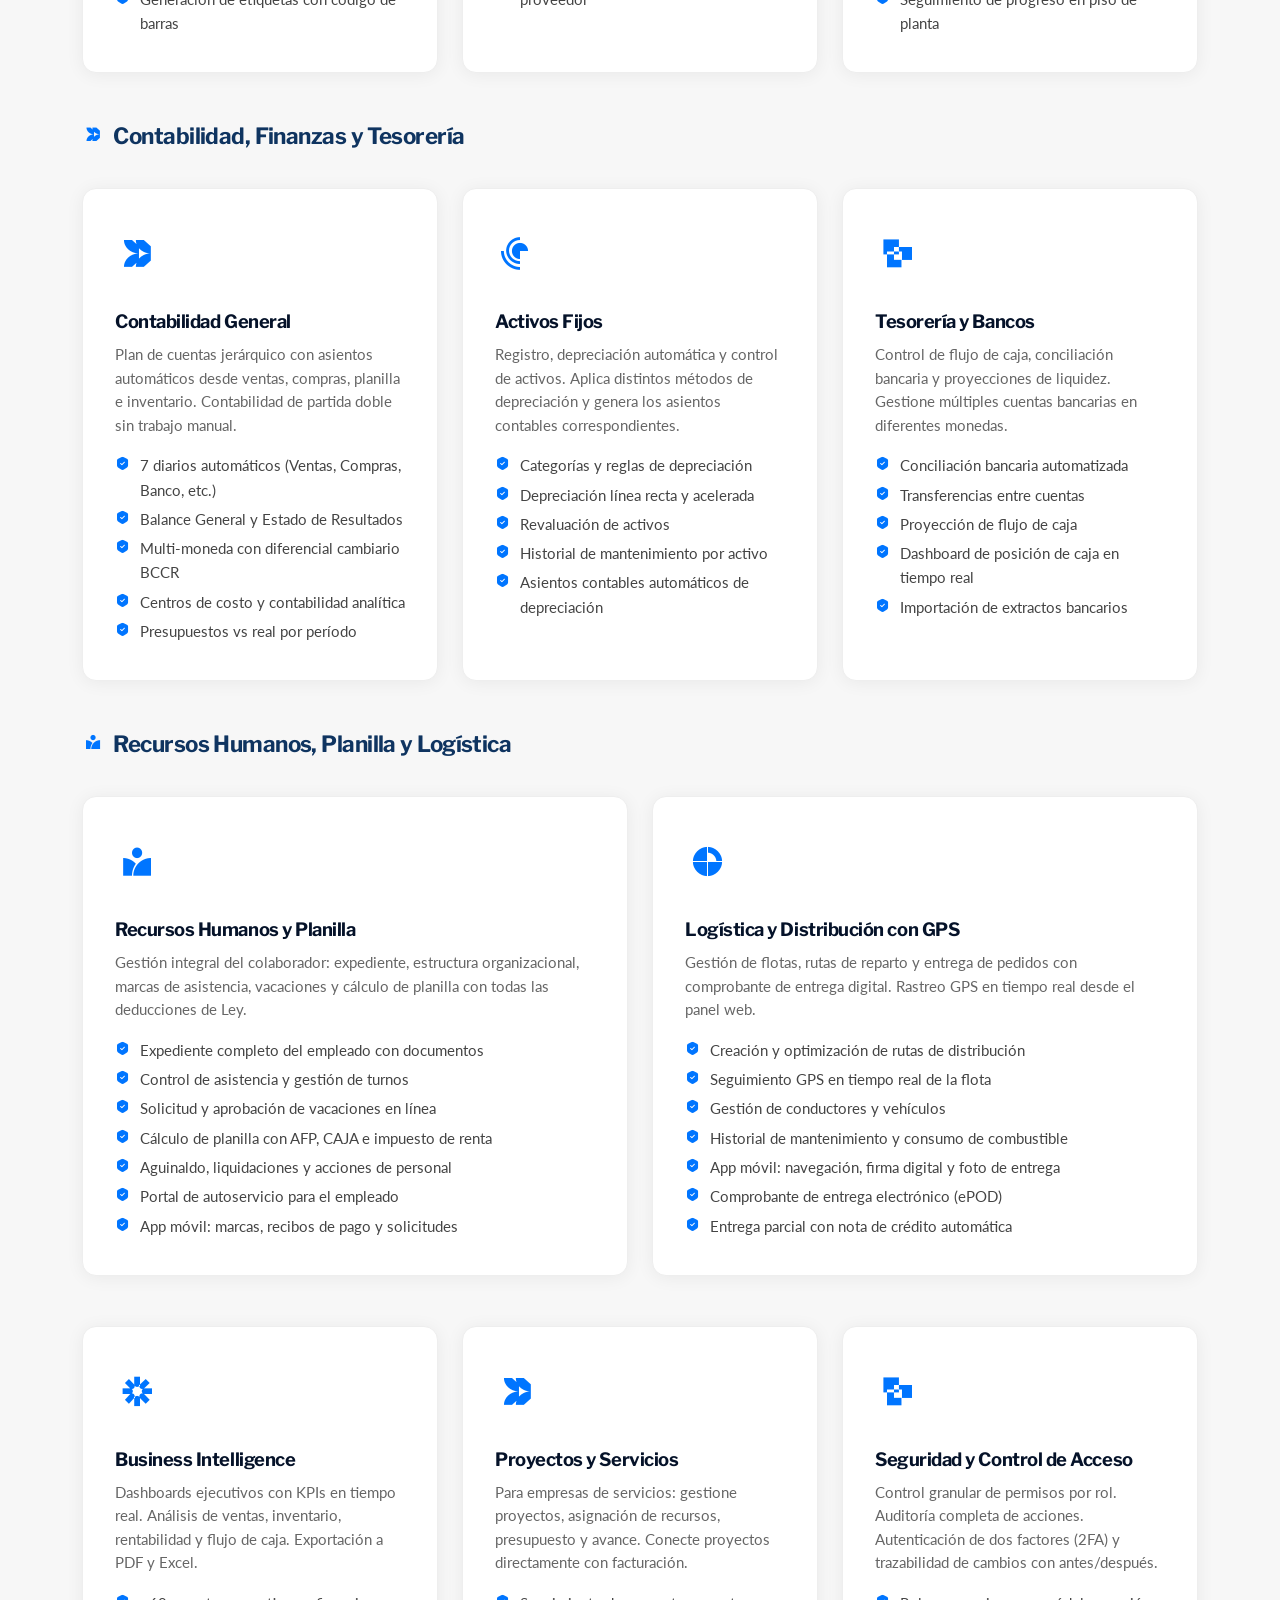
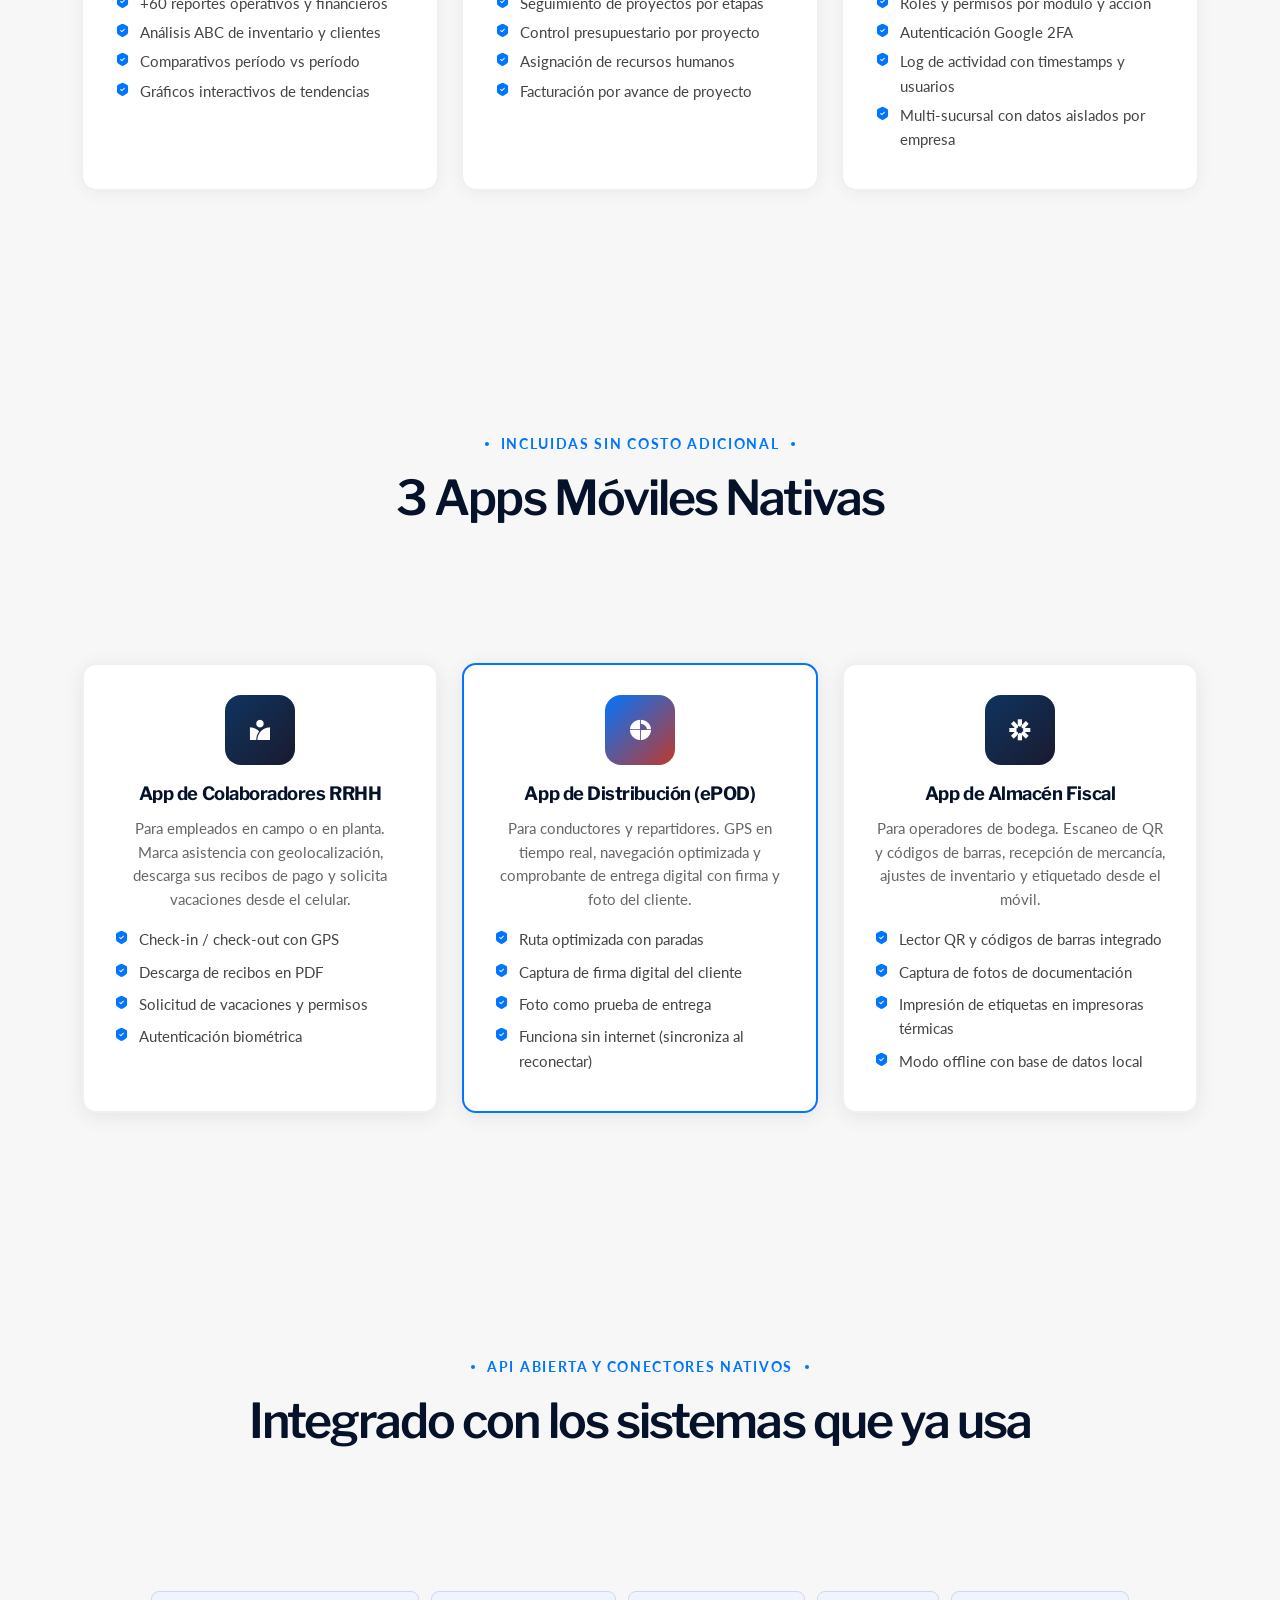
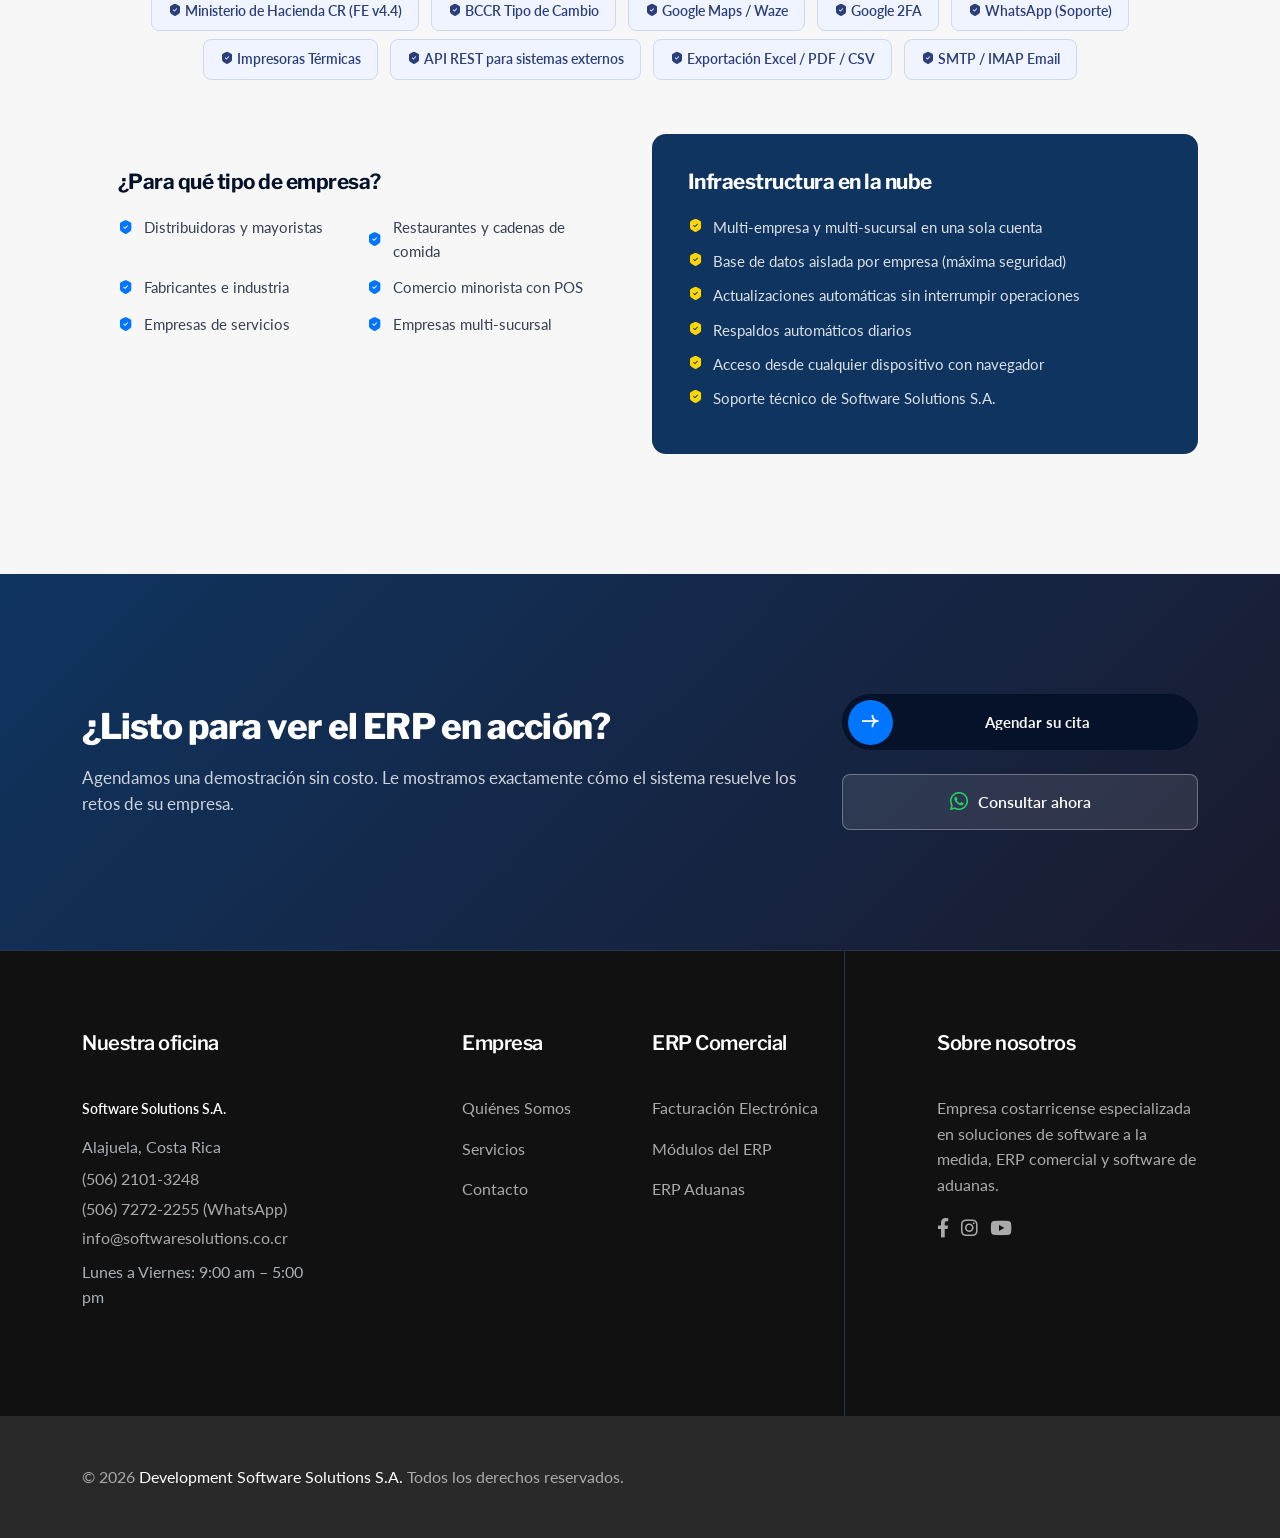
<file: erp-comercial.html>
﻿<!DOCTYPE html>
<html class="no-js" lang="es">
<head>
   <meta charset="utf-8" /><meta http-equiv="x-ua-compatible" content="ie=edge" /><meta name="viewport" content="width=device-width, initial-scale=1" />
   <meta name="description" content="ERP Comercial completo para Costa Rica: ventas, facturación electrónica Hacienda, inventario multi-bodega, contabilidad, RRHH, manufactura, logística con GPS, restaurante y 3 apps móviles nativas." />
   <meta name="keywords" content="ERP costa rica, facturación electrónica costa rica, sistema ERP empresarial, ERP contabilidad, software POS costa rica, ERP recursos humanos, ERP manufactura" />
   <link rel="canonical" href="https://www.softwaresolutions.co.cr/erp-comercial.html" />
   <title>ERP Comercial | Gestión Empresarial Completa con Facturación Electrónica | Software Solutions S.A.</title>
   <link rel="apple-touch-icon" href="/favicon.ico" /><link rel="shortcut icon" type="image/x-icon" href="/favicon.ico" />
   <link rel="stylesheet" href="assets/css/bootstrap.min.css" />
   <link rel="stylesheet" href="assets/css/font-awesome-pro.min.css" />
   <link rel="stylesheet" href="assets/css/animate.css" />
   <link rel="stylesheet" href="assets/css/solvior-icons.css" />
   <link rel="stylesheet" href="assets/css/swiper.min.css" />
   <link rel="stylesheet" href="assets/css/meanmenu.css" />
   <link rel="stylesheet" href="assets/css/main.css" />
   <style>
      .whatsapp-float{position:fixed;width:60px;height:60px;bottom:30px;right:30px;background-color:#25d366;color:#fff;border-radius:50px;text-align:center;font-size:30px;box-shadow:2px 2px 8px rgba(0,0,0,.3);z-index:9999;display:flex;align-items:center;justify-content:center;text-decoration:none;transition:transform .2s}.site-logo img{max-height:58px!important;width:auto!important;background:#fff;border-radius:6px;padding:4px 10px;} .site-logo .logo{max-width:220px!important;}.whatsapp-float:hover{transform:scale(1.1);color:#fff}
      .page-banner{background:linear-gradient(135deg,#0f3460 0%,#16213e 60%,#1a1a2e 100%);padding:160px 0 90px;color:#fff}
      .page-banner .badge-pill{display:inline-block;background:rgba(255,255,255,.12);border:1px solid rgba(255,255,255,.35);color:#fff;border-radius:30px;padding:8px 20px;font-size:.85rem;font-weight:600;margin-bottom:20px;letter-spacing:.5px;backdrop-filter:blur(6px)}
      .modulo-card{background:#fff;border-radius:14px;padding:32px;border:1px solid #eee;height:100%;box-shadow:0 2px 18px rgba(0,0,0,.06);transition:transform .25s,box-shadow .25s}
      .modulo-card:hover{transform:translateY(-5px);box-shadow:0 10px 35px rgba(0,0,0,.13)}
      .modulo-card .icon{font-size:2.8rem;color:var(--tj-color-theme-primary,#e63c20);margin-bottom:18px}
      .modulo-card h4{font-size:1.15rem;font-weight:700;margin-bottom:10px}
      .modulo-card ul{padding-left:18px;margin:12px 0 0;color:#555;font-size:.92rem}
      .modulo-card ul li{margin-bottom:5px}
      .fe-section{background:linear-gradient(135deg,var(--tj-color-theme-primary,#e63c20) 0%,#c0392b 100%);color:#fff;border-radius:20px;padding:60px 50px}
      .fe-check{display:flex;align-items:flex-start;gap:12px;margin-bottom:14px}
      .fe-check i{color:#ffd700;font-size:1.1rem;margin-top:3px;flex-shrink:0}
      .app-card{background:#fff;border-radius:14px;padding:30px;text-align:center;box-shadow:0 4px 20px rgba(0,0,0,.08);border:2px solid #f0f0f0;height:100%}
      .app-card .app-icon{width:70px;height:70px;background:linear-gradient(135deg,#0f3460,#1a1a2e);border-radius:16px;display:flex;align-items:center;justify-content:center;margin:0 auto 18px;font-size:2rem;color:#fff}
      .stat-pill{background:#f7f7f7;border-radius:12px;padding:20px;text-align:center}
      .stat-pill .num{font-size:2.4rem;font-weight:800;color:var(--tj-color-theme-primary,#e63c20)}
      .integration-tag{display:inline-block;background:#f0f4ff;border:1px solid #d0d8f0;color:#2c3e7a;border-radius:8px;padding:8px 16px;font-size:.88rem;font-weight:600;margin:4px}
      .section-divider{height:4px;background:linear-gradient(90deg,var(--tj-color-theme-primary,#e63c20),#c0392b,transparent);border-radius:2px;margin-bottom:40px}
      .vertical-list li{display:flex;align-items:flex-start;gap:10px;margin-bottom:8px;font-size:.95rem;color:#444}
      .vertical-list li i{color:var(--tj-color-theme-primary,#e63c20);margin-top:3px;flex-shrink:0}
      /* Forzar blanco en headings sobre fondos oscuros */
      .page-banner h1,.page-banner h2,.page-banner h3,.page-banner h4,.page-banner p,.page-banner span{color:#fff}
      .page-banner .badge-pill{color:#ff7b5e}
      .page-banner .stat-pill .num{color:var(--tj-color-theme-primary,#e63c20)}
      .page-banner .stat-pill{background:#fff}
      .page-banner .stat-pill div:last-child{color:#666}
      .fe-section h1,.fe-section h2,.fe-section h3,.fe-section h4,.fe-section p,.fe-section span{color:#fff}
      .fe-section .fe-check span{color:#fff}
      section[style*="background:linear-gradient(135deg,#0f3460"] h1,
      section[style*="background:linear-gradient(135deg,#0f3460"] h2,
      section[style*="background:linear-gradient(135deg,#0f3460"] p{color:#fff}
   </style>
   <!-- Open Graph -->
   <meta property="og:type" content="website" />
   <meta property="og:locale" content="es_CR" />
   <meta property="og:site_name" content="Software Solutions S.A." />
   <meta property="og:url" content="https://www.softwaresolutions.co.cr/erp-comercial.html" />
   <meta property="og:title" content="ERP Comercial con Facturación Electrónica | Software Solutions S.A." />
   <meta property="og:description" content="ERP Comercial completo para Costa Rica: facturación electrónica, POS, inventario, contabilidad, RRHH y suite de apps móviles. Solicite una demo." />
   <meta property="og:image" content="https://www.softwaresolutions.co.cr/img/og-image.jpg" />
   <meta name="twitter:card" content="summary_large_image" />
   <meta name="twitter:title" content="ERP Comercial con Facturación Electrónica | Software Solutions S.A." />
   <meta name="twitter:description" content="ERP Comercial completo para Costa Rica: facturación electrónica, POS, inventario, contabilidad, RRHH y suite de apps móviles." />
   <meta name="twitter:image" content="https://www.softwaresolutions.co.cr/img/og-image.jpg" />
   <!-- Schema.org SoftwareApplication -->
   <script type="application/ld+json">
   {"@context":"https://schema.org","@type":"SoftwareApplication","name":"ERP Comercial","applicationCategory":"BusinessApplication","operatingSystem":"Web, Android, iOS","description":"Sistema ERP completo para empresas en Costa Rica con facturación electrónica Ministerio de Hacienda, POS, inventario multi-bodega, contabilidad, RRHH y suite de apps móviles nativas.","offers":{"@type":"Offer","availability":"https://schema.org/InStock","priceCurrency":"USD"},"provider":{"@type":"Organization","name":"Software Solutions S.A.","url":"https://www.softwaresolutions.co.cr","telephone":"+50621013248","address":{"@type":"PostalAddress","addressLocality":"Alajuela","addressCountry":"CR"}}}
   </script>
</head>
<body>
<a href="https://wa.me/50672722255" class="whatsapp-float" target="_blank" aria-label="WhatsApp"><i class="fa-brands fa-whatsapp"></i></a>
<div class="mouseCursor cursor-outer"></div><div class="mouseCursor cursor-inner"></div>
<div class="preloader"><div class="loading-container"><div class="loading"></div><div id="loading-icon"><img src="assets/images/loader.svg" alt="cargando"></div></div></div>

<div class="body-overlay"></div>
<div class="hamburger-area" data-lenis-prevent><div class="hamburger_bg"></div>
   <div class="hamburger_wrapper">
      <div class="hamburger_top d-flex align-items-center justify-content-between">
         <div class="hamburger_logo"><a href="index.html" class="mobile_logo"><span style="font-size:1.2rem;font-weight:700;color:#fff;">Software Solutions S.A.</span></a></div>
         <div class="hamburger_close"><button class="hamburger_close_btn hamburgerCloseBtn"><i class="fa-thin fa-times"></i></button></div>
      </div>
      <div class="hamburger_menu"><div class="mobile_menu"></div></div>
      <div class="hamburger-infos"><h4 class="hamburger-title">Información de contacto</h4>
         <div class="contact-info">
            <div class="contact_item"><span class="subtitle">Email</span><div class="text"><a class="link" href="mailto:info@softwaresolutions.co.cr">info@softwaresolutions.co.cr</a></div></div>
            <div class="contact_item"><span class="subtitle">Teléfono</span><div class="text"><a class="link" href="tel:+50621013248">(506) 2101-3248</a></div></div>
            <div class="contact_item"><span class="subtitle">WhatsApp</span><div class="text"><a class="link" href="https://wa.me/50672722255">(506) 7272-2255</a></div></div>
            <div class="contact_item"><span class="subtitle">Ubicación</span><div class="text">Alajuela, Costa Rica</div></div>
         </div>
      </div>
      <div class="hamburger-socials"><h4 class="hamburger-title">Síguenos</h4><ul>
         <li><a href="https://www.facebook.com/" target="_blank"><i class="fa-brands fa-facebook-f"></i></a></li>
         <li><a href="https://www.instagram.com/" target="_blank"><i class="fa-brands fa-instagram"></i></a></li>
         <li><a href="https://www.youtube.com/" target="_blank"><i class="fa-brands fa-youtube"></i></a></li>
      </ul></div>
   </div>
</div>

<header class="tj-header-area header-1 header-absolute">
   <div class="header-topbar"><div class="container-fluid"><div class="row"><div class="col-12">
      <div class="header-topbar_wrap">
         <div class="topbar_note"><i class="tji-check"></i> Su socio tecnológico de confianza en Costa Rica <a href="contacto.html"><span>Contáctenos</span><i class="tji-angle-right"></i></a></div>
         <div class="topbar_infos">
            <div class="info_item"><span><i class="tji-clock"></i></span><span>Lun – Vie : 9:00 am – 5:00 pm</span></div>
            <div class="info_item"><span><i class="tji-email"></i></span><a href="mailto:info@softwaresolutions.co.cr">info@softwaresolutions.co.cr</a></div>
            <div class="info_item"><span><i class="tji-phone"></i></span><a href="tel:+50621013248">(506) 2101-3248</a></div>
         </div>
      </div>
   </div></div></div></div>
   <div class="header-bottom"><div class="container-fluid"><div class="row"><div class="col-12">
      <div class="header-wrapper">
         <div class="site-logo"><a class="logo" href="index.html"><img src="img/logo.png" alt="Software Solutions S.A." onerror="this.outerHTML='<span style=\'font-weight:800;font-size:1.1rem;\'>Software Solutions S.A.</span>'"></a></div>
         <div class="mainmenu d-lg-block d-none" id="main-menu"><ul>
            <li><a href="index.html">Inicio</a></li>
            
                           <li class="current-menu-ancestor"><a href="erp-comercial.html">ERP Comercial</a></li>
                           <li><a href="erp-aduanas.html">ERP Aduanas</a></li>
                           <li class="has-dropdown"><a href="servicios.html">Servicios</a><ul class="sub-menu">
               <li><a href="servicios.html#desarrollo">Desarrollo de Software a la Medida</a></li>
               <li><a href="servicios.html#web">Desarrollo Web</a></li>
               <li><a href="servicios.html#ecommerce">Comercio Electrónico</a></li>
               <li><a href="servicios.html#nube">Soluciones en la Nube</a></li>
            </ul></li>
                           <li><a href="quienes-somos.html">Quiénes Somos</a></li>
                           
            <li><a href="contacto.html">Contacto</a></li>
         </ul></div>
         <div class="header_right_info d-none d-md-inline-flex"><a href="contacto.html" class="tj-primary-btn header_btn"><div class="btn_inner"><div class="btn_icon"><span><i class="tji-arrow-right"></i><i class="tji-arrow-right"></i></span></div><div class="btn_text"><span>Agendar su cita</span></div></div></a></div>
         <button class="menu_btn d-lg-none hamburgerBtn">Menú <span class="cubes"><span></span><span></span><span></span><span></span></span></button>
      </div>
   </div></div></div></div>
</header>
<header class="tj-header-area header-1 header-duplicate header-sticky">
   <div class="header-bottom"><div class="container-fluid"><div class="row"><div class="col-12">
      <div class="header-wrapper">
         <div class="site-logo"><a class="logo" href="index.html"><img src="img/logo.png" alt="Software Solutions S.A." onerror="this.outerHTML='<span style=\'font-weight:800;font-size:1.1rem;\'>Software Solutions S.A.</span>'"></a></div>
         <div class="mainmenu d-lg-block d-none"><ul>
            <li><a href="index.html">Inicio</a></li><li class="current-menu-ancestor"><a href="erp-comercial.html">ERP Comercial</a></li><li><a href="erp-aduanas.html">ERP Aduanas</a></li><li><a href="quienes-somos.html">Quiénes Somos</a></li><li><a href="contacto.html">Contacto</a></li>
         </ul></div>
         <div class="header_right_info d-none d-md-inline-flex"><a href="contacto.html" class="tj-primary-btn header_btn"><div class="btn_inner"><div class="btn_icon"><span><i class="tji-arrow-right"></i><i class="tji-arrow-right"></i></span></div><div class="btn_text"><span>Agendar su cita</span></div></div></a></div>
         <button class="menu_btn d-lg-none hamburgerBtn">Menú <span class="cubes"><span></span><span></span><span></span><span></span></span></button>
      </div>
   </div></div></div></div>
</header>

<div id="smooth-wrapper"><div id="smooth-content">
<main id="primary" class="site-main">

   <!-- BANNER HERO -->
   <section class="page-banner">
      <div class="container">
         <div class="row align-items-center">
            <div class="col-lg-6">
               <div class="badge-pill"><i class="tji-check"></i> &nbsp;Certificado Hacienda Costa Rica · Facturación Electrónica v4.4</div>
               <h1 style="font-size:clamp(2rem,4vw,3.2rem);font-weight:800;line-height:1.2;margin-bottom:20px;">ERP Comercial<br><span style="color:var(--tj-color-theme-primary,#e63c20);">La plataforma empresarial completa</span><br>para crecer en Costa Rica</h1>
               <p style="font-size:1.15rem;color:rgba(255,255,255,.8);max-width:600px;line-height:1.7;">Gestione ventas, inventario, contabilidad, recursos humanos, manufactura, logística y restaurante desde un solo sistema. Con facturación electrónica integrada y suite de apps móviles incluida.</p>
               <div style="display:flex;flex-wrap:wrap;gap:14px;margin-top:32px;">
                  <a href="contacto.html" class="tj-primary-btn"><div class="btn_inner"><div class="btn_icon"><span><i class="tji-arrow-right"></i><i class="tji-arrow-right"></i></span></div><div class="btn_text"><span>Agendar su cita</span></div></div></a>
                  <a href="https://wa.me/50672722255" target="_blank" style="display:inline-flex;align-items:center;gap:10px;background:rgba(255,255,255,.1);border:1px solid rgba(255,255,255,.3);color:#fff;padding:12px 24px;border-radius:8px;font-weight:600;text-decoration:none;"><i class="fa-brands fa-whatsapp" style="font-size:1.2rem;color:#25d366;"></i> Consultar por WhatsApp</a>
               </div>
            </div>
            <div class="col-lg-6 mt-40 mt-lg-0 text-center">
               <img src="img/hero-erp-comercial.svg" alt="Panel del ERP Comercial — dashboard con ventas, facturación electrónica y POS" style="width:100%;max-width:520px;border-radius:16px;filter:drop-shadow(0 20px 40px rgba(0,0,0,.5));">
            </div>
         </div>
      </div>
   </section>

   <!-- FACTURACIÓN ELECTRÓNICA DESTACADA -->
   <section class="section-space" id="facturacion" style="background:#f7f7f7;">
      <div class="container">
         <div class="fe-section">
            <div class="row align-items-center">
               <div class="col-lg-7">
                  <div style="font-size:.85rem;letter-spacing:1px;text-transform:uppercase;opacity:.8;margin-bottom:12px;">Integración nativa · Sin módulos adicionales</div>
                  <h2 style="font-size:clamp(1.6rem,3vw,2.4rem);font-weight:800;margin-bottom:18px;">Facturación Electrónica<br>Ministerio de Hacienda CR</h2>
                  <p style="opacity:.9;font-size:1.05rem;line-height:1.7;margin-bottom:28px;">Nuestro ERP genera, firma digitalmente y transmite sus comprobantes al Sistema de Facturación Electrónica (HAUS) del Ministerio de Hacienda sin salir del sistema. Cumplimiento total con la versión 4.4.</p>
                  <div style="display:grid;grid-template-columns:1fr 1fr;gap:4px;">
                     <div class="fe-check"><i class="tji-check"></i><span>Facturas, tiquetes y recibos electrónicos</span></div>
                     <div class="fe-check"><i class="tji-check"></i><span>Notas de crédito y débito electrónicas</span></div>
                     <div class="fe-check"><i class="tji-check"></i><span>Firma digital XADES integrada</span></div>
                     <div class="fe-check"><i class="tji-check"></i><span>Transmisión automática a Hacienda</span></div>
                     <div class="fe-check"><i class="tji-check"></i><span>Códigos CABYS y actividad económica</span></div>
                     <div class="fe-check"><i class="tji-check"></i><span>Recepción de facturas de proveedores</span></div>
                     <div class="fe-check"><i class="tji-check"></i><span>Facturación recurrente automatizada</span></div>
                     <div class="fe-check"><i class="tji-check"></i><span>Multi-moneda CRC / USD con tipo de cambio BCCR</span></div>
                  </div>
               </div>
               <div class="col-lg-5 mt-30 mt-lg-0">
                  <div style="background:rgba(255,255,255,.12);border-radius:14px;padding:30px;">
                     <div style="font-weight:700;font-size:1.1rem;margin-bottom:20px;color:#ffd700;">¿Qué incluye la integración?</div>
                     <ul style="list-style:none;padding:0;margin:0;">
                        <li style="padding:10px 0;border-bottom:1px solid rgba(255,255,255,.15);display:flex;gap:10px;"><i class="tji-check" style="color:#ffd700;margin-top:3px;"></i><span>Validación del XML antes de enviar</span></li>
                        <li style="padding:10px 0;border-bottom:1px solid rgba(255,255,255,.15);display:flex;gap:10px;"><i class="tji-check" style="color:#ffd700;margin-top:3px;"></i><span>Seguimiento de estado (Aceptada / Rechazada)</span></li>
                        <li style="padding:10px 0;border-bottom:1px solid rgba(255,255,255,.15);display:flex;gap:10px;"><i class="tji-check" style="color:#ffd700;margin-top:3px;"></i><span>Registro del comprobante para auditorías</span></li>
                        <li style="padding:10px 0;border-bottom:1px solid rgba(255,255,255,.15);display:flex;gap:10px;"><i class="tji-check" style="color:#ffd700;margin-top:3px;"></i><span>Asientos contables generados automáticamente</span></li>
                        <li style="padding:10px 0;display:flex;gap:10px;"><i class="tji-check" style="color:#ffd700;margin-top:3px;"></i><span>Aplica a ventas, compras y devoluciones</span></li>
                     </ul>
                  </div>
               </div>
            </div>
         </div>
      </div>
   </section>

   <!-- MÓDULOS -->
   <section class="section-space">
      <div class="container">
         <div class="row"><div class="col-12"><div class="sec-heading text-center">
            <span class="sub-title wow fadeInUp">Plataforma 360°</span>
            <h2 class="sec-title text-anim">Todos los módulos que su empresa necesita</h2>
            <div class="desc wow fadeInUp"><p>Un solo sistema, una sola base de datos, todo integrado. Sin interfaces externas ni datos duplicados.</p></div>
         </div></div></div>
         <div class="section-divider mt-40"></div>

         <!-- Ventas y CRM -->
         <div class="row rg-30 mb-50">
            <div class="col-12 mb-20"><h3 style="font-size:1.4rem;font-weight:700;color:#0f3460;"><i class="tji-business" style="color:var(--tj-color-theme-primary,#e63c20);margin-right:10px;"></i>Ventas, CRM y Facturación</h3></div>
            <div class="col-lg-4 col-md-6">
               <div class="modulo-card">
                  <div class="icon"><i class="tji-business"></i></div>
                  <h4>Ventas y CRM</h4>
                  <p style="color:#666;font-size:.92rem;">Gestione cotizaciones, órdenes de venta y clientes desde un módulo CRM completo. Controle comisiones, metas por vendedor y analice su pipeline de ventas.</p>
                  <ul class="vertical-list" style="margin-top:14px;padding-left:0;list-style:none;">
                     <li><i class="tji-check"></i>Cotizaciones que se convierten en órdenes con un clic</li>
                     <li><i class="tji-check"></i>Cuentas por cobrar con aging y cobranza</li>
                     <li><i class="tji-check"></i>Comisiones por vendedor, zona o producto</li>
                     <li><i class="tji-check"></i>+25 reportes de ventas y rentabilidad</li>
                     <li><i class="tji-check"></i>Segmentación y grupos de clientes</li>
                  </ul>
               </div>
            </div>
            <div class="col-lg-4 col-md-6">
               <div class="modulo-card">
                  <div class="icon"><i class="tji-process"></i></div>
                  <h4>Punto de Ventas (POS)</h4>
                  <p style="color:#666;font-size:.92rem;">Terminal de venta rápida para puntos de atención al cliente. Soporte de múltiples cajas, apertura y cierre de turno con cuadre automático.</p>
                  <ul class="vertical-list" style="margin-top:14px;padding-left:0;list-style:none;">
                     <li><i class="tji-check"></i>Varias cajas por sucursal con sesiones independientes</li>
                     <li><i class="tji-check"></i>Ventas en pausa y retoma ("parked sales")</li>
                     <li><i class="tji-check"></i>Impresión en impresoras térmicas 80mm</li>
                     <li><i class="tji-check"></i>Lectura de códigos de barras</li>
                     <li><i class="tji-check"></i>Devoluciones y gestión de caja chica</li>
                  </ul>
               </div>
            </div>
            <div class="col-lg-4 col-md-6">
               <div class="modulo-card" style="border:2px solid var(--tj-color-theme-primary,#e63c20);">
                  <div class="icon"><i class="tji-optimization"></i></div>
                  <h4>Módulo Restaurante 🍽️</h4>
                  <p style="color:#666;font-size:.92rem;">Sistema completo para restaurantes con plano de mesas interactivo en 3D, pantalla de cocina en tiempo real y sistema de modificadores de productos.</p>
                  <ul class="vertical-list" style="margin-top:14px;padding-left:0;list-style:none;">
                     <li><i class="tji-check"></i>Plano de piso drag-and-drop con estado en tiempo real</li>
                     <li><i class="tji-check"></i>Kitchen Display System (KDS) para cocina</li>
                     <li><i class="tji-check"></i>Zonas: Comedor, Terraza, VIP, etc.</li>
                     <li><i class="tji-check"></i>Modificadores y extras por producto</li>
                     <li><i class="tji-check"></i>Actualización automática cada 30 segundos</li>
                  </ul>
               </div>
            </div>
         </div>

         <!-- Inventario y Compras -->
         <div class="row rg-30 mb-50">
            <div class="col-12 mb-20"><h3 style="font-size:1.4rem;font-weight:700;color:#0f3460;"><i class="tji-strategic" style="color:var(--tj-color-theme-primary,#e63c20);margin-right:10px;"></i>Inventario, Bodegas y Compras</h3></div>
            <div class="col-lg-4 col-md-6">
               <div class="modulo-card">
                  <div class="icon"><i class="tji-strategic"></i></div>
                  <h4>Inventario Multi-Bodega</h4>
                  <p style="color:#666;font-size:.92rem;">Control de stock en múltiples bodegas con ubicaciones, lotes, series y trazabilidad completa. Kardex automatizado y alertas de stock mínimo.</p>
                  <ul class="vertical-list" style="margin-top:14px;padding-left:0;list-style:none;">
                     <li><i class="tji-check"></i>Variantes de producto (talla, color, material)</li>
                     <li><i class="tji-check"></i>Transferencias entre bodegas</li>
                     <li><i class="tji-check"></i>Conteos físicos y ajustes de inventario</li>
                     <li><i class="tji-check"></i>Trazabilidad por lote y número de serie</li>
                     <li><i class="tji-check"></i>Generación de etiquetas con código de barras</li>
                  </ul>
               </div>
            </div>
            <div class="col-lg-4 col-md-6">
               <div class="modulo-card">
                  <div class="icon"><i class="tji-leadership"></i></div>
                  <h4>Compras y Proveedores</h4>
                  <p style="color:#666;font-size:.92rem;">Gestione todo el ciclo de compras desde la orden hasta el pago. Validación tripartita: orden de compra, recepción y factura del proveedor.</p>
                  <ul class="vertical-list" style="margin-top:14px;padding-left:0;list-style:none;">
                     <li><i class="tji-check"></i>Órdenes de compra multi-línea</li>
                     <li><i class="tji-check"></i>Portal de autoservicio para proveedores</li>
                     <li><i class="tji-check"></i>Importación masiva de facturas XML</li>
                     <li><i class="tji-check"></i>Cuentas por pagar con aging</li>
                     <li><i class="tji-check"></i>Evaluación y historial de desempeño de proveedor</li>
                  </ul>
               </div>
            </div>
            <div class="col-lg-4 col-md-6">
               <div class="modulo-card">
                  <div class="icon"><i class="tji-executive"></i></div>
                  <h4>Manufactura y Producción</h4>
                  <p style="color:#666;font-size:.92rem;">Para empresas que producen: defina sus listas de materiales, planifique la producción y controle sus centros de trabajo con costos reales.</p>
                  <ul class="vertical-list" style="margin-top:14px;padding-left:0;list-style:none;">
                     <li><i class="tji-check"></i>Listas de materiales (BOM) multinivel</li>
                     <li><i class="tji-check"></i>Órdenes de producción integradas al inventario</li>
                     <li><i class="tji-check"></i>Centros de trabajo y capacidad</li>
                     <li><i class="tji-check"></i>Análisis de costos de producción</li>
                     <li><i class="tji-check"></i>Seguimiento de progreso en piso de planta</li>
                  </ul>
               </div>
            </div>
         </div>

         <!-- Finanzas y Contabilidad -->
         <div class="row rg-30 mb-50">
            <div class="col-12 mb-20"><h3 style="font-size:1.4rem;font-weight:700;color:#0f3460;"><i class="tji-process" style="color:var(--tj-color-theme-primary,#e63c20);margin-right:10px;"></i>Contabilidad, Finanzas y Tesorería</h3></div>
            <div class="col-lg-4 col-md-6">
               <div class="modulo-card">
                  <div class="icon"><i class="tji-process"></i></div>
                  <h4>Contabilidad General</h4>
                  <p style="color:#666;font-size:.92rem;">Plan de cuentas jerárquico con asientos automáticos desde ventas, compras, planilla e inventario. Contabilidad de partida doble sin trabajo manual.</p>
                  <ul class="vertical-list" style="margin-top:14px;padding-left:0;list-style:none;">
                     <li><i class="tji-check"></i>7 diarios automáticos (Ventas, Compras, Banco, etc.)</li>
                     <li><i class="tji-check"></i>Balance General y Estado de Resultados</li>
                     <li><i class="tji-check"></i>Multi-moneda con diferencial cambiario BCCR</li>
                     <li><i class="tji-check"></i>Centros de costo y contabilidad analítica</li>
                     <li><i class="tji-check"></i>Presupuestos vs real por período</li>
                  </ul>
               </div>
            </div>
            <div class="col-lg-4 col-md-6">
               <div class="modulo-card">
                  <div class="icon"><i class="tji-optimization"></i></div>
                  <h4>Activos Fijos</h4>
                  <p style="color:#666;font-size:.92rem;">Registro, depreciación automática y control de activos. Aplica distintos métodos de depreciación y genera los asientos contables correspondientes.</p>
                  <ul class="vertical-list" style="margin-top:14px;padding-left:0;list-style:none;">
                     <li><i class="tji-check"></i>Categorías y reglas de depreciación</li>
                     <li><i class="tji-check"></i>Depreciación línea recta y acelerada</li>
                     <li><i class="tji-check"></i>Revaluación de activos</li>
                     <li><i class="tji-check"></i>Historial de mantenimiento por activo</li>
                     <li><i class="tji-check"></i>Asientos contables automáticos de depreciación</li>
                  </ul>
               </div>
            </div>
            <div class="col-lg-4 col-md-6">
               <div class="modulo-card">
                  <div class="icon"><i class="tji-strategic"></i></div>
                  <h4>Tesorería y Bancos</h4>
                  <p style="color:#666;font-size:.92rem;">Control de flujo de caja, conciliación bancaria y proyecciones de liquidez. Gestione múltiples cuentas bancarias en diferentes monedas.</p>
                  <ul class="vertical-list" style="margin-top:14px;padding-left:0;list-style:none;">
                     <li><i class="tji-check"></i>Conciliación bancaria automatizada</li>
                     <li><i class="tji-check"></i>Transferencias entre cuentas</li>
                     <li><i class="tji-check"></i>Proyección de flujo de caja</li>
                     <li><i class="tji-check"></i>Dashboard de posición de caja en tiempo real</li>
                     <li><i class="tji-check"></i>Importación de extractos bancarios</li>
                  </ul>
               </div>
            </div>
         </div>

         <!-- RRHH y Logística -->
         <div class="row rg-30 mb-50">
            <div class="col-12 mb-20"><h3 style="font-size:1.4rem;font-weight:700;color:#0f3460;"><i class="tji-leadership" style="color:var(--tj-color-theme-primary,#e63c20);margin-right:10px;"></i>Recursos Humanos, Planilla y Logística</h3></div>
            <div class="col-lg-6 col-md-6">
               <div class="modulo-card">
                  <div class="icon"><i class="tji-leadership"></i></div>
                  <h4>Recursos Humanos y Planilla</h4>
                  <p style="color:#666;font-size:.92rem;">Gestión integral del colaborador: expediente, estructura organizacional, marcas de asistencia, vacaciones y cálculo de planilla con todas las deducciones de Ley.</p>
                  <ul class="vertical-list" style="margin-top:14px;padding-left:0;list-style:none;">
                     <li><i class="tji-check"></i>Expediente completo del empleado con documentos</li>
                     <li><i class="tji-check"></i>Control de asistencia y gestión de turnos</li>
                     <li><i class="tji-check"></i>Solicitud y aprobación de vacaciones en línea</li>
                     <li><i class="tji-check"></i>Cálculo de planilla con AFP, CAJA e impuesto de renta</li>
                     <li><i class="tji-check"></i>Aguinaldo, liquidaciones y acciones de personal</li>
                     <li><i class="tji-check"></i>Portal de autoservicio para el empleado</li>
                     <li><i class="tji-check"></i>App móvil: marcas, recibos de pago y solicitudes</li>
                  </ul>
               </div>
            </div>
            <div class="col-lg-6 col-md-6">
               <div class="modulo-card">
                  <div class="icon"><i class="tji-executive"></i></div>
                  <h4>Logística y Distribución con GPS</h4>
                  <p style="color:#666;font-size:.92rem;">Gestión de flotas, rutas de reparto y entrega de pedidos con comprobante de entrega digital. Rastreo GPS en tiempo real desde el panel web.</p>
                  <ul class="vertical-list" style="margin-top:14px;padding-left:0;list-style:none;">
                     <li><i class="tji-check"></i>Creación y optimización de rutas de distribución</li>
                     <li><i class="tji-check"></i>Seguimiento GPS en tiempo real de la flota</li>
                     <li><i class="tji-check"></i>Gestión de conductores y vehículos</li>
                     <li><i class="tji-check"></i>Historial de mantenimiento y consumo de combustible</li>
                     <li><i class="tji-check"></i>App móvil: navegación, firma digital y foto de entrega</li>
                     <li><i class="tji-check"></i>Comprobante de entrega electrónico (ePOD)</li>
                     <li><i class="tji-check"></i>Entrega parcial con nota de crédito automática</li>
                  </ul>
               </div>
            </div>
         </div>

         <!-- BI y Configuración -->
         <div class="row rg-30">
            <div class="col-lg-4 col-md-6">
               <div class="modulo-card">
                  <div class="icon"><i class="tji-business"></i></div>
                  <h4>Business Intelligence</h4>
                  <p style="color:#666;font-size:.92rem;">Dashboards ejecutivos con KPIs en tiempo real. Análisis de ventas, inventario, rentabilidad y flujo de caja. Exportación a PDF y Excel.</p>
                  <ul class="vertical-list" style="margin-top:14px;padding-left:0;list-style:none;">
                     <li><i class="tji-check"></i>+60 reportes operativos y financieros</li>
                     <li><i class="tji-check"></i>Análisis ABC de inventario y clientes</li>
                     <li><i class="tji-check"></i>Comparativos período vs período</li>
                     <li><i class="tji-check"></i>Gráficos interactivos de tendencias</li>
                  </ul>
               </div>
            </div>
            <div class="col-lg-4 col-md-6">
               <div class="modulo-card">
                  <div class="icon"><i class="tji-process"></i></div>
                  <h4>Proyectos y Servicios</h4>
                  <p style="color:#666;font-size:.92rem;">Para empresas de servicios: gestione proyectos, asignación de recursos, presupuesto y avance. Conecte proyectos directamente con facturación.</p>
                  <ul class="vertical-list" style="margin-top:14px;padding-left:0;list-style:none;">
                     <li><i class="tji-check"></i>Seguimiento de proyectos por etapas</li>
                     <li><i class="tji-check"></i>Control presupuestario por proyecto</li>
                     <li><i class="tji-check"></i>Asignación de recursos humanos</li>
                     <li><i class="tji-check"></i>Facturación por avance de proyecto</li>
                  </ul>
               </div>
            </div>
            <div class="col-lg-4 col-md-6">
               <div class="modulo-card">
                  <div class="icon"><i class="tji-strategic"></i></div>
                  <h4>Seguridad y Control de Acceso</h4>
                  <p style="color:#666;font-size:.92rem;">Control granular de permisos por rol. Auditoría completa de acciones. Autenticación de dos factores (2FA) y trazabilidad de cambios con antes/después.</p>
                  <ul class="vertical-list" style="margin-top:14px;padding-left:0;list-style:none;">
                     <li><i class="tji-check"></i>Roles y permisos por módulo y acción</li>
                     <li><i class="tji-check"></i>Autenticación Google 2FA</li>
                     <li><i class="tji-check"></i>Log de actividad con timestamps y usuarios</li>
                     <li><i class="tji-check"></i>Multi-sucursal con datos aislados por empresa</li>
                  </ul>
               </div>
            </div>
         </div>
      </div>
   </section>

   <!-- APPS MÓVILES -->
   <section class="section-space" style="background:#f7f7f7;">
      <div class="container">
         <div class="row"><div class="col-12"><div class="sec-heading text-center">
            <span class="sub-title wow fadeInUp">Incluidas sin costo adicional</span>
            <h2 class="sec-title text-anim">3 Apps Móviles Nativas</h2>
            <div class="desc wow fadeInUp"><p>Aplicaciones móviles nativas para Android e iOS. Sus colaboradores en campo siempre conectados al ERP, incluso sin internet.</p></div>
         </div></div></div>
         <div class="row rg-30 mt-40">
            <div class="col-lg-4 col-md-6">
               <div class="app-card">
                  <div class="app-icon"><i class="tji-leadership"></i></div>
                  <h4 style="font-size:1.15rem;font-weight:700;margin-bottom:12px;">App de Colaboradores RRHH</h4>
                  <p style="color:#666;font-size:.92rem;margin-bottom:16px;">Para empleados en campo o en planta. Marca asistencia con geolocalización, descarga sus recibos de pago y solicita vacaciones desde el celular.</p>
                  <ul class="vertical-list" style="padding-left:0;list-style:none;text-align:left;">
                     <li><i class="tji-check"></i>Check-in / check-out con GPS</li>
                     <li><i class="tji-check"></i>Descarga de recibos en PDF</li>
                     <li><i class="tji-check"></i>Solicitud de vacaciones y permisos</li>
                     <li><i class="tji-check"></i>Autenticación biométrica</li>
                  </ul>
               </div>
            </div>
            <div class="col-lg-4 col-md-6">
               <div class="app-card" style="border-color:var(--tj-color-theme-primary,#e63c20);">
                  <div class="app-icon" style="background:linear-gradient(135deg,var(--tj-color-theme-primary,#e63c20),#c0392b);"><i class="tji-executive"></i></div>
                  <h4 style="font-size:1.15rem;font-weight:700;margin-bottom:12px;">App de Distribución (ePOD)</h4>
                  <p style="color:#666;font-size:.92rem;margin-bottom:16px;">Para conductores y repartidores. GPS en tiempo real, navegación optimizada y comprobante de entrega digital con firma y foto del cliente.</p>
                  <ul class="vertical-list" style="padding-left:0;list-style:none;text-align:left;">
                     <li><i class="tji-check"></i>Ruta optimizada con paradas</li>
                     <li><i class="tji-check"></i>Captura de firma digital del cliente</li>
                     <li><i class="tji-check"></i>Foto como prueba de entrega</li>
                     <li><i class="tji-check"></i>Funciona sin internet (sincroniza al reconectar)</li>
                  </ul>
               </div>
            </div>
            <div class="col-lg-4 col-md-6">
               <div class="app-card">
                  <div class="app-icon"><i class="tji-business"></i></div>
                  <h4 style="font-size:1.15rem;font-weight:700;margin-bottom:12px;">App de Almacén Fiscal</h4>
                  <p style="color:#666;font-size:.92rem;margin-bottom:16px;">Para operadores de bodega. Escaneo de QR y códigos de barras, recepción de mercancía, ajustes de inventario y etiquetado desde el móvil.</p>
                  <ul class="vertical-list" style="padding-left:0;list-style:none;text-align:left;">
                     <li><i class="tji-check"></i>Lector QR y códigos de barras integrado</li>
                     <li><i class="tji-check"></i>Captura de fotos de documentación</li>
                     <li><i class="tji-check"></i>Impresión de etiquetas en impresoras térmicas</li>
                     <li><i class="tji-check"></i>Modo offline con base de datos local</li>
                  </ul>
               </div>
            </div>
         </div>
      </div>
   </section>

   <!-- INTEGRACIONES -->
   <section class="section-space">
      <div class="container">
         <div class="row"><div class="col-12"><div class="sec-heading text-center">
            <span class="sub-title wow fadeInUp">API abierta y conectores nativos</span>
            <h2 class="sec-title text-anim">Integrado con los sistemas que ya usa</h2>
            <div class="desc wow fadeInUp"><p>El ERP se conecta con los servicios y entidades costarricenses más importantes, sin configuraciones complejas.</p></div>
         </div></div></div>
         <div class="row mt-40">
            <div class="col-12 text-center">
               <span class="integration-tag"><i class="tji-check"></i> Ministerio de Hacienda CR (FE v4.4)</span>
               <span class="integration-tag"><i class="tji-check"></i> BCCR Tipo de Cambio</span>
               <span class="integration-tag"><i class="tji-check"></i> Google Maps / Waze</span>
               <span class="integration-tag"><i class="tji-check"></i> Google 2FA</span>
               <span class="integration-tag"><i class="tji-check"></i> WhatsApp (Soporte)</span>
               <span class="integration-tag"><i class="tji-check"></i> Impresoras Térmicas</span>
               <span class="integration-tag"><i class="tji-check"></i> API REST para sistemas externos</span>
               <span class="integration-tag"><i class="tji-check"></i> Exportación Excel / PDF / CSV</span>
               <span class="integration-tag"><i class="tji-check"></i> SMTP / IMAP Email</span>
            </div>
         </div>
         <div class="row mt-50">
            <div class="col-lg-6">
               <div style="background:#f7f7f7;border-radius:14px;padding:36px;">
                  <h3 style="font-size:1.3rem;font-weight:700;margin-bottom:20px;">¿Para qué tipo de empresa?</h3>
                  <div class="row rg-20">
                     <div class="col-6"><div style="display:flex;align-items:center;gap:10px;margin-bottom:12px;"><i class="tji-check" style="color:var(--tj-color-theme-primary,#e63c20);"></i><span style="font-size:.95rem;">Distribuidoras y mayoristas</span></div></div>
                     <div class="col-6"><div style="display:flex;align-items:center;gap:10px;margin-bottom:12px;"><i class="tji-check" style="color:var(--tj-color-theme-primary,#e63c20);"></i><span style="font-size:.95rem;">Restaurantes y cadenas de comida</span></div></div>
                     <div class="col-6"><div style="display:flex;align-items:center;gap:10px;margin-bottom:12px;"><i class="tji-check" style="color:var(--tj-color-theme-primary,#e63c20);"></i><span style="font-size:.95rem;">Fabricantes e industria</span></div></div>
                     <div class="col-6"><div style="display:flex;align-items:center;gap:10px;margin-bottom:12px;"><i class="tji-check" style="color:var(--tj-color-theme-primary,#e63c20);"></i><span style="font-size:.95rem;">Comercio minorista con POS</span></div></div>
                     <div class="col-6"><div style="display:flex;align-items:center;gap:10px;margin-bottom:12px;"><i class="tji-check" style="color:var(--tj-color-theme-primary,#e63c20);"></i><span style="font-size:.95rem;">Empresas de servicios</span></div></div>
                     <div class="col-6"><div style="display:flex;align-items:center;gap:10px;margin-bottom:12px;"><i class="tji-check" style="color:var(--tj-color-theme-primary,#e63c20);"></i><span style="font-size:.95rem;">Empresas multi-sucursal</span></div></div>
                  </div>
               </div>
            </div>
            <div class="col-lg-6 mt-30 mt-lg-0">
               <div style="background:#0f3460;color:#fff;border-radius:14px;padding:36px;height:100%;">
                  <h3 style="font-size:1.3rem;font-weight:700;margin-bottom:20px;color:#fff;">Infraestructura en la nube</h3>
                  <ul class="vertical-list" style="padding-left:0;list-style:none;">
                     <li style="color:rgba(255,255,255,.85);margin-bottom:10px;"><i class="tji-check" style="color:#ffd700;"></i>Multi-empresa y multi-sucursal en una sola cuenta</li>
                     <li style="color:rgba(255,255,255,.85);margin-bottom:10px;"><i class="tji-check" style="color:#ffd700;"></i>Base de datos aislada por empresa (máxima seguridad)</li>
                     <li style="color:rgba(255,255,255,.85);margin-bottom:10px;"><i class="tji-check" style="color:#ffd700;"></i>Actualizaciones automáticas sin interrumpir operaciones</li>
                     <li style="color:rgba(255,255,255,.85);margin-bottom:10px;"><i class="tji-check" style="color:#ffd700;"></i>Respaldos automáticos diarios</li>
                     <li style="color:rgba(255,255,255,.85);margin-bottom:10px;"><i class="tji-check" style="color:#ffd700;"></i>Acceso desde cualquier dispositivo con navegador</li>
                     <li style="color:rgba(255,255,255,.85);"><i class="tji-check" style="color:#ffd700;"></i>Soporte técnico de Software Solutions S.A.</li>
                  </ul>
               </div>
            </div>
         </div>
      </div>
   </section>

   <!-- CTA FINAL -->
   <section class="section-space" style="background:linear-gradient(135deg,#0f3460,#1a1a2e);color:#fff;">
      <div class="container">
         <div class="row align-items-center">
            <div class="col-lg-8">
               <h2 style="font-size:clamp(1.5rem,3vw,2.2rem);font-weight:800;margin-bottom:16px;color:#fff;">¿Listo para ver el ERP en acción?</h2>
               <p style="color:rgba(255,255,255,.8);font-size:1.05rem;margin-bottom:0;">Agendamos una demostración sin costo. Le mostramos exactamente cómo el sistema resuelve los retos de su empresa.</p>
            </div>
            <div class="col-lg-4 mt-30 mt-lg-0 d-flex flex-column gap-16" style="display:flex;flex-direction:column;gap:14px;">
               <a href="contacto.html" class="tj-primary-btn"><div class="btn_inner"><div class="btn_icon"><span><i class="tji-arrow-right"></i><i class="tji-arrow-right"></i></span></div><div class="btn_text"><span>Agendar su cita</span></div></div></a>
               <a href="https://wa.me/50672722255?text=Hola, me interesa una demo del ERP Comercial" target="_blank" style="display:inline-flex;align-items:center;justify-content:center;gap:10px;background:rgba(255,255,255,.1);border:1px solid rgba(255,255,255,.3);color:#fff;padding:14px 24px;border-radius:8px;font-weight:600;text-decoration:none;margin-top:10px;"><i class="fa-brands fa-whatsapp" style="font-size:1.3rem;color:#25d366;"></i> Consultar ahora</a>
            </div>
         </div>
      </div>
   </section>

</main>

<footer class="tj-footer-area" style="background:#111;">
   <div class="footer-top-area fix"><div class="container"><div class="row rg-50 line">
      <div class="col-xl-4 col-lg-4 col-md-6"><div class="footer-widget footer-contact-infos">
         <div class="footer-title"><h4 class="title" style="color:#fff;">Nuestra oficina</h4></div>
         <div class="infos-item" style="color:#aaa;"><span style="color:#fff;font-weight:600;">Software Solutions S.A.</span>
            <p style="margin-top:8px;">Alajuela, Costa Rica</p>
            <a href="tel:+50621013248" style="color:#aaa;display:block;margin-top:4px;">(506) 2101-3248</a>
            <a href="https://wa.me/50672722255" style="color:#aaa;display:block;margin-top:4px;">(506) 7272-2255 (WhatsApp)</a>
            <a href="mailto:info@softwaresolutions.co.cr" style="color:#aaa;display:block;margin-top:4px;">info@softwaresolutions.co.cr</a>
            <p style="margin-top:8px;">Lunes a Viernes: 9:00 am – 5:00 pm</p>
         </div>
      </div></div>
      <div class="col-xl-2 col-lg-2 col-md-6"><div class="footer-widget widget_nav_menu">
         <div class="footer-title"><h4 class="title" style="color:#fff;">Empresa</h4></div>
         <div class="widget-menu"><ul style="list-style:none;padding:0;"><li><a href="quienes-somos.html" style="color:#aaa;">Quiénes Somos</a></li><li><a href="servicios.html" style="color:#aaa;">Servicios</a></li><li><a href="contacto.html" style="color:#aaa;">Contacto</a></li></ul></div>
      </div></div>
      <div class="col-xl-3 col-lg-3 col-md-6"><div class="footer-widget widget_nav_menu">
         <div class="footer-title"><h4 class="title" style="color:#fff;">ERP Comercial</h4></div>
         <div class="widget-menu"><ul style="list-style:none;padding:0;">
            <li><a href="#facturacion" style="color:#aaa;">Facturación Electrónica</a></li>
            <li><a href="erp-comercial.html" style="color:#aaa;">Módulos del ERP</a></li>
            <li><a href="erp-aduanas.html" style="color:#aaa;">ERP Aduanas</a></li>
         </ul></div>
      </div></div>
      <div class="col-xl-3 col-lg-3 col-md-6"><div class="footer-widget">
         <div class="footer-title"><h4 class="title" style="color:#fff;">Sobre nosotros</h4></div>
         <p style="color:#aaa;margin-bottom:16px;">Empresa costarricense especializada en soluciones de software a la medida, ERP comercial y software de aduanas.</p>
         <div style="display:flex;gap:12px;margin-top:16px;">
            <a href="https://www.facebook.com/" target="_blank" style="color:#aaa;font-size:1.2rem;"><i class="fa-brands fa-facebook-f"></i></a>
            <a href="https://www.instagram.com/" target="_blank" style="color:#aaa;font-size:1.2rem;"><i class="fa-brands fa-instagram"></i></a>
            <a href="https://www.youtube.com/" target="_blank" style="color:#aaa;font-size:1.2rem;"><i class="fa-brands fa-youtube"></i></a>
         </div>
      </div></div>
   </div></div></div>
   <div class="footer-copyright-area"><div class="container"><div class="row"><div class="col-12">
      <div style="display:flex;justify-content:space-between;align-items:center;padding:20px 0;flex-wrap:wrap;gap:12px;">
         <p style="color:#aaa;margin:0;">© 2026 <a href="index.html" style="color:#fff;">Development Software Solutions S.A.</a> Todos los derechos reservados.</p>
      </div>
   </div></div></div></div>
   <div class="back-to-top-wrapper"><button id="back_to_top" type="button" class="back-to-top-btn style-2"><i class="tji-arrow-up"></i><span>INICIO</span></button></div>
</footer>
</div></div>

<script src="assets/js/jquery.min.js"></script><script src="assets/js/bootstrap.bundle.min.js"></script>
<script src="assets/js/gsap.min.js"></script><script src="assets/js/gsap-scroll-trigger.min.js"></script>
<script src="assets/js/smooth-scroll.min.js"></script><script src="assets/js/appear.min.js"></script>
<script src="assets/js/wow.min.js"></script><script src="assets/js/meanmenu.js"></script>
<script src="assets/js/main.js"></script>
</body>
</html>
</file>
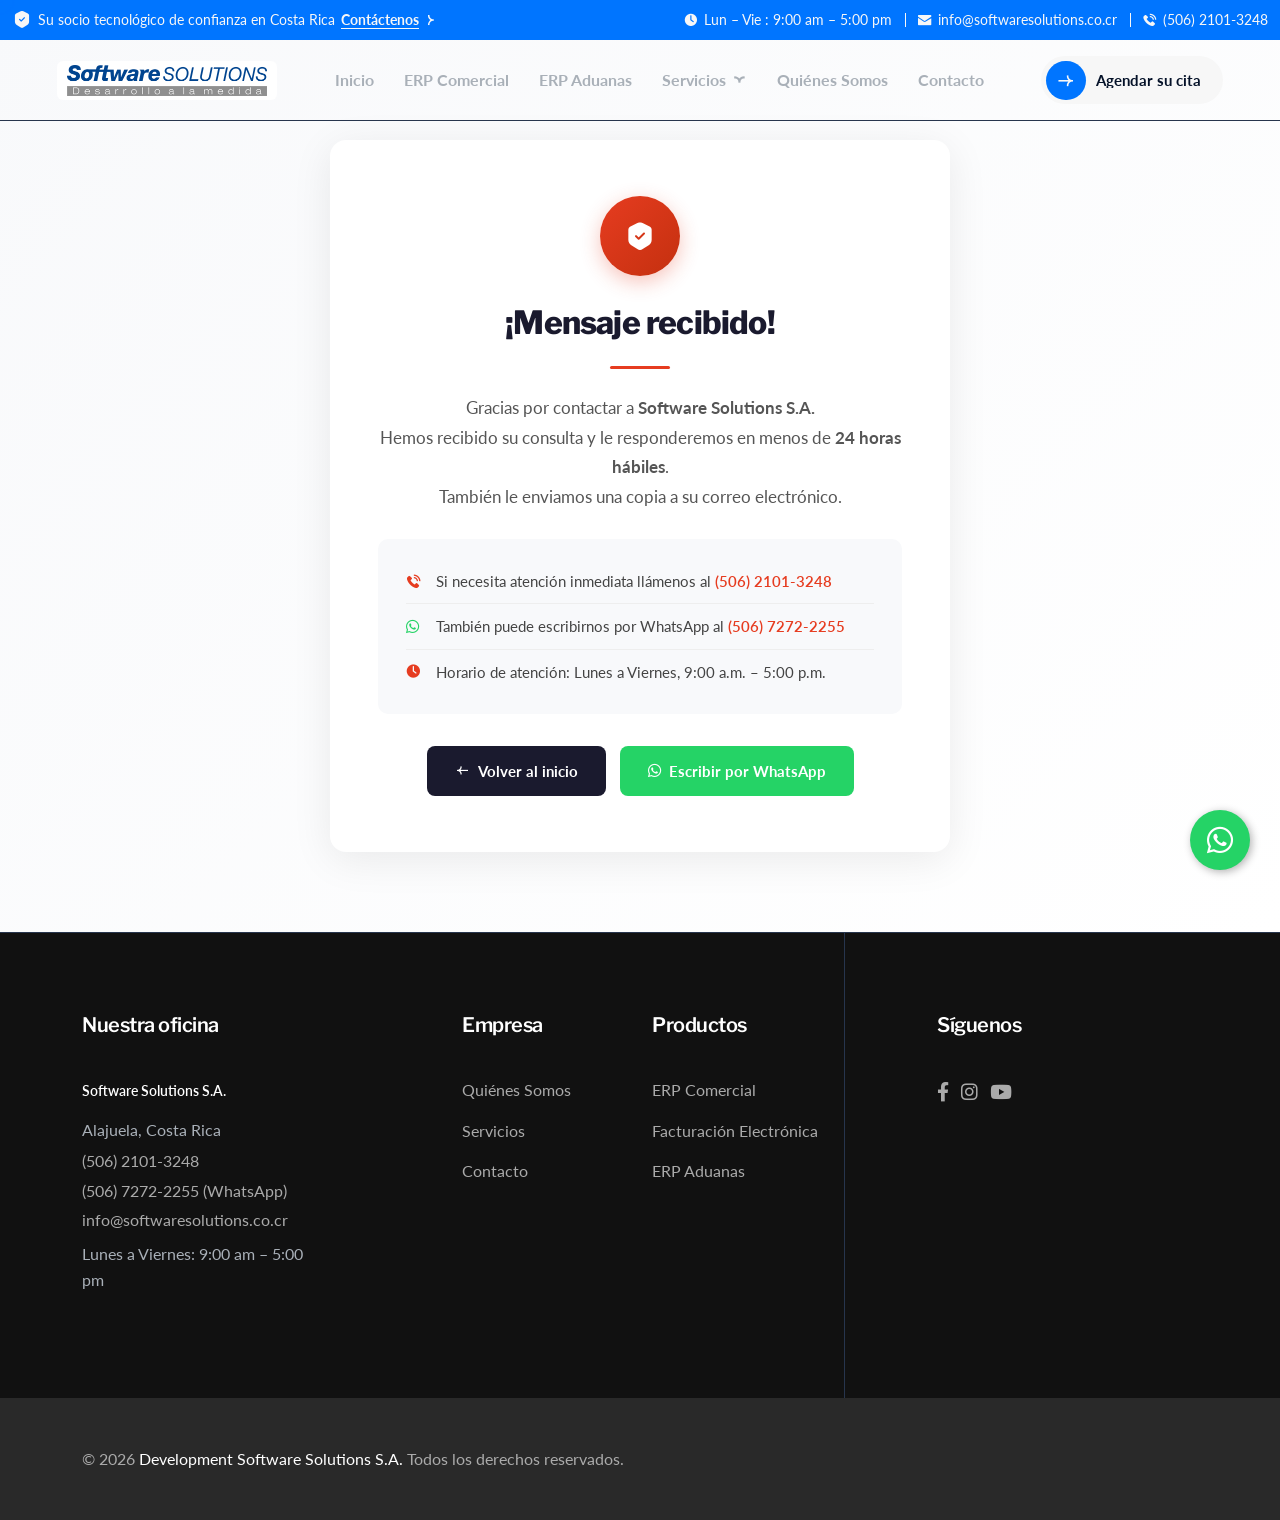
<file: gracias.html>
﻿<!DOCTYPE html>
<html class="no-js" lang="es">
<head>
   <meta charset="utf-8" /><meta http-equiv="x-ua-compatible" content="ie=edge" /><meta name="viewport" content="width=device-width, initial-scale=1" />
   <meta name="description" content="Hemos recibido su consulta. Un especialista de Software Solutions S.A. se pondrá en contacto con usted en menos de 24 horas hábiles." />
   <meta name="robots" content="noindex, nofollow" />
   <link rel="canonical" href="https://www.softwaresolutions.co.cr/gracias.html" />
   <title>¡Mensaje recibido! | Software Solutions S.A.</title>
   <link rel="apple-touch-icon" href="/favicon.ico" /><link rel="shortcut icon" type="image/x-icon" href="/favicon.ico" />
   <link rel="stylesheet" href="assets/css/bootstrap.min.css" /><link rel="stylesheet" href="assets/css/font-awesome-pro.min.css" /><link rel="stylesheet" href="assets/css/animate.css" /><link rel="stylesheet" href="assets/css/solvior-icons.css" /><link rel="stylesheet" href="assets/css/main.css" />
   <style>
      .whatsapp-float{position:fixed;width:60px;height:60px;bottom:30px;right:30px;background-color:#25d366;color:#fff;border-radius:50px;text-align:center;font-size:30px;box-shadow:2px 2px 8px rgba(0,0,0,.3);z-index:9999;display:flex;align-items:center;justify-content:center;text-decoration:none;transition:transform .2s}.site-logo img{max-height:58px!important;width:auto!important;background:#fff;border-radius:6px;padding:4px 10px;} .site-logo .logo{max-width:220px!important;}.whatsapp-float:hover{transform:scale(1.1);color:#fff}
      .gracias-section{min-height:70vh;display:flex;align-items:center;padding:140px 0 80px;background:linear-gradient(135deg,#f8f9fb 0%,#ffffff 100%)}
      .gracias-card{background:#fff;border-radius:16px;padding:56px 48px;box-shadow:0 8px 40px rgba(0,0,0,.08);text-align:center;max-width:620px;margin:0 auto}
      .gracias-icon{width:80px;height:80px;background:linear-gradient(135deg,#e63c20,#c4300f);border-radius:50%;display:flex;align-items:center;justify-content:center;margin:0 auto 28px;box-shadow:0 6px 20px rgba(230,60,32,.3)}
      .gracias-icon i{font-size:2rem;color:#fff}
      .gracias-card h1{font-size:2rem;font-weight:800;color:#1a1a2e;margin-bottom:16px;line-height:1.2}
      .gracias-card p{font-size:1.05rem;color:#555;line-height:1.75;margin-bottom:0}
      .gracias-divider{width:60px;height:3px;background:#e63c20;border-radius:2px;margin:24px auto}
      .gracias-info{background:#f8f9fb;border-radius:10px;padding:20px 28px;margin:28px 0;text-align:left}
      .gracias-info-item{display:flex;align-items:center;gap:12px;padding:10px 0;border-bottom:1px solid #eee;font-size:.95rem;color:#444}
      .gracias-info-item:last-child{border-bottom:none}
      .gracias-info-item i{color:#e63c20;width:18px;flex-shrink:0}
      .gracias-btns{display:flex;gap:14px;justify-content:center;flex-wrap:wrap;margin-top:32px}
      .btn-volver{display:inline-flex;align-items:center;gap:8px;background:#1a1a2e;color:#fff;padding:13px 28px;border-radius:8px;font-size:.95rem;font-weight:700;text-decoration:none;transition:background .2s}
      .btn-volver:hover{background:#2d2d4e;color:#fff}
      .btn-wa{display:inline-flex;align-items:center;gap:8px;background:#25d366;color:#fff;padding:13px 28px;border-radius:8px;font-size:.95rem;font-weight:700;text-decoration:none;transition:background .2s}
      .btn-wa:hover{background:#1ebe59;color:#fff}
   </style>
</head>
<body>
<a href="https://wa.me/50672722255" class="whatsapp-float" target="_blank" aria-label="WhatsApp"><i class="fa-brands fa-whatsapp"></i></a>
<div class="mouseCursor cursor-outer"></div><div class="mouseCursor cursor-inner"></div>
<div class="preloader"><div class="loading-container"><div class="loading"></div><div id="loading-icon"><img src="assets/images/loader.svg" alt="cargando"></div></div></div>

<div class="body-overlay"></div>
<div class="hamburger-area" data-lenis-prevent><div class="hamburger_bg"></div>
   <div class="hamburger_wrapper">
      <div class="hamburger_top d-flex align-items-center justify-content-between">
         <div class="hamburger_logo"><a href="index.html" class="mobile_logo"><span style="font-size:1.2rem;font-weight:700;color:#fff;">Software Solutions S.A.</span></a></div>
         <div class="hamburger_close"><button class="hamburger_close_btn hamburgerCloseBtn"><i class="fa-thin fa-times"></i></button></div>
      </div>
      <div class="hamburger_menu"><div class="mobile_menu"></div></div>
      <div class="hamburger-infos"><h4 class="hamburger-title">Información de contacto</h4>
         <div class="contact-info">
            <div class="contact_item"><span class="subtitle">Email</span><div class="text"><a class="link" href="mailto:info@softwaresolutions.co.cr">info@softwaresolutions.co.cr</a></div></div>
            <div class="contact_item"><span class="subtitle">Teléfono</span><div class="text"><a class="link" href="tel:+50621013248">(506) 2101-3248</a></div></div>
            <div class="contact_item"><span class="subtitle">WhatsApp</span><div class="text"><a class="link" href="https://wa.me/50672722255">(506) 7272-2255</a></div></div>
         </div>
      </div>
      <div class="hamburger-socials"><h4 class="hamburger-title">Síguenos</h4><ul>
         <li><a href="https://www.facebook.com/" target="_blank"><i class="fa-brands fa-facebook-f"></i></a></li>
         <li><a href="https://www.instagram.com/" target="_blank"><i class="fa-brands fa-instagram"></i></a></li>
         <li><a href="https://www.youtube.com/" target="_blank"><i class="fa-brands fa-youtube"></i></a></li>
      </ul></div>
   </div>
</div>

<header class="tj-header-area header-1 header-absolute">
   <div class="header-topbar"><div class="container-fluid"><div class="row"><div class="col-12">
      <div class="header-topbar_wrap">
         <div class="topbar_note"><i class="tji-check"></i> Su socio tecnológico de confianza en Costa Rica <a href="contacto.html"><span>Contáctenos</span><i class="tji-angle-right"></i></a></div>
         <div class="topbar_infos">
            <div class="info_item"><span><i class="tji-clock"></i></span><span>Lun – Vie : 9:00 am – 5:00 pm</span></div>
            <div class="info_item"><span><i class="tji-email"></i></span><a href="mailto:info@softwaresolutions.co.cr">info@softwaresolutions.co.cr</a></div>
            <div class="info_item"><span><i class="tji-phone"></i></span><a href="tel:+50621013248">(506) 2101-3248</a></div>
         </div>
      </div>
   </div></div></div></div>
   <div class="header-bottom"><div class="container-fluid"><div class="row"><div class="col-12">
      <div class="header-wrapper">
         <div class="site-logo"><a class="logo" href="index.html"><img src="img/logo.png" alt="Software Solutions S.A." onerror="this.outerHTML='<span style=\'font-weight:800;font-size:1.1rem;\'>Software Solutions S.A.</span>'"></a></div>
         <div class="mainmenu d-lg-block d-none" id="main-menu"><ul>
            <li><a href="index.html">Inicio</a></li>
            <li><a href="erp-comercial.html">ERP Comercial</a></li>
            <li><a href="erp-aduanas.html">ERP Aduanas</a></li>
            <li class="has-dropdown"><a href="servicios.html">Servicios</a><ul class="sub-menu">
               <li><a href="servicios.html#desarrollo">Desarrollo de Software a la Medida</a></li>
               <li><a href="servicios.html#web">Desarrollo Web</a></li>
               <li><a href="servicios.html#ecommerce">Comercio Electrónico</a></li>
               <li><a href="servicios.html#nube">Soluciones en la Nube</a></li>
            </ul></li>
            <li><a href="quienes-somos.html">Quiénes Somos</a></li>
            <li><a href="contacto.html">Contacto</a></li>
         </ul></div>
         <div class="header_right_info d-none d-md-inline-flex"><a href="contacto.html" class="tj-primary-btn header_btn"><div class="btn_inner"><div class="btn_icon"><span><i class="tji-arrow-right"></i><i class="tji-arrow-right"></i></span></div><div class="btn_text"><span>Agendar su cita</span></div></div></a></div>
         <button class="menu_btn d-lg-none hamburgerBtn">Menú <span class="cubes"><span></span><span></span><span></span><span></span></span></button>
      </div>
   </div></div></div></div>
</header>
<header class="tj-header-area header-1 header-duplicate header-sticky">
   <div class="header-bottom"><div class="container-fluid"><div class="row"><div class="col-12">
      <div class="header-wrapper">
         <div class="site-logo"><a class="logo" href="index.html"><img src="img/logo.png" alt="Software Solutions" onerror="this.outerHTML='<span style=\'font-weight:800;font-size:1.1rem;\'>Software Solutions S.A.</span>'"></a></div>
         <div class="mainmenu d-lg-block d-none"><ul>
            <li><a href="index.html">Inicio</a></li><li><a href="erp-comercial.html">ERP Comercial</a></li><li><a href="erp-aduanas.html">ERP Aduanas</a></li>
            <li class="has-dropdown"><a href="servicios.html">Servicios</a><ul class="sub-menu"><li><a href="servicios.html#desarrollo">Desarrollo a la Medida</a></li></ul></li>
            <li><a href="quienes-somos.html">Quiénes Somos</a></li>
            <li><a href="contacto.html">Contacto</a></li>
         </ul></div>
         <div class="header_right_info d-none d-md-inline-flex"><a href="contacto.html" class="tj-primary-btn header_btn"><div class="btn_inner"><div class="btn_icon"><span><i class="tji-arrow-right"></i><i class="tji-arrow-right"></i></span></div><div class="btn_text"><span>Agendar su cita</span></div></div></a></div>
         <button class="menu_btn d-lg-none hamburgerBtn">Menú <span class="cubes"><span></span><span></span><span></span><span></span></span></button>
      </div>
   </div></div></div></div>
</header>

<div id="smooth-wrapper"><div id="smooth-content">
<main>

   <section class="gracias-section">
      <div class="container">
         <div class="gracias-card wow fadeInUp">

            <div class="gracias-icon">
               <i class="tji-check"></i>
            </div>

            <h1>¡Mensaje recibido!</h1>
            <div class="gracias-divider"></div>
            <p>Gracias por contactar a <strong>Software Solutions S.A.</strong><br>
               Hemos recibido su consulta y le responderemos en menos de <strong>24 horas hábiles</strong>.<br>
               También le enviamos una copia a su correo electrónico.</p>

            <div class="gracias-info">
               <div class="gracias-info-item">
                  <i class="tji-phone"></i>
                  <span>Si necesita atención inmediata llámenos al <a href="tel:+50621013248" style="color:#e63c20;font-weight:600;">(506) 2101-3248</a></span>
               </div>
               <div class="gracias-info-item">
                  <i class="fa-brands fa-whatsapp" style="color:#25d366;"></i>
                  <span>También puede escribirnos por WhatsApp al <a href="https://wa.me/50672722255" style="color:#e63c20;font-weight:600;">(506) 7272-2255</a></span>
               </div>
               <div class="gracias-info-item">
                  <i class="tji-clock"></i>
                  <span>Horario de atención: Lunes a Viernes, 9:00 a.m. – 5:00 p.m.</span>
               </div>
            </div>

            <div class="gracias-btns">
               <a href="index.html" class="btn-volver">
                  <i class="tji-arrow-left"></i> Volver al inicio
               </a>
               <a href="https://wa.me/50672722255" target="_blank" class="btn-wa">
                  <i class="fa-brands fa-whatsapp"></i> Escribir por WhatsApp
               </a>
            </div>

         </div>
      </div>
   </section>

</main>

<footer class="tj-footer-area" style="background:#111;">
   <div class="footer-top-area fix"><div class="container"><div class="row rg-50 line">
      <div class="col-xl-4 col-lg-4 col-md-6"><div class="footer-widget footer-contact-infos">
         <div class="footer-title"><h4 class="title" style="color:#fff;">Nuestra oficina</h4></div>
         <div class="infos-item" style="color:#aaa;">
            <span style="color:#fff;font-weight:600;">Software Solutions S.A.</span>
            <p style="margin-top:8px;">Alajuela, Costa Rica</p>
            <a href="tel:+50621013248" style="color:#aaa;display:block;margin-top:4px;">(506) 2101-3248</a>
            <a href="https://wa.me/50672722255" style="color:#aaa;display:block;margin-top:4px;">(506) 7272-2255 (WhatsApp)</a>
            <a href="mailto:info@softwaresolutions.co.cr" style="color:#aaa;display:block;margin-top:4px;">info@softwaresolutions.co.cr</a>
            <p style="margin-top:8px;">Lunes a Viernes: 9:00 am – 5:00 pm</p>
         </div>
      </div></div>
      <div class="col-xl-2 col-lg-2 col-md-6"><div class="footer-widget widget_nav_menu">
         <div class="footer-title"><h4 class="title" style="color:#fff;">Empresa</h4></div>
         <div class="widget-menu"><ul style="list-style:none;padding:0;"><li><a href="quienes-somos.html" style="color:#aaa;">Quiénes Somos</a></li><li><a href="servicios.html" style="color:#aaa;">Servicios</a></li><li><a href="contacto.html" style="color:#aaa;">Contacto</a></li></ul></div>
      </div></div>
      <div class="col-xl-3 col-lg-3 col-md-6"><div class="footer-widget widget_nav_menu">
         <div class="footer-title"><h4 class="title" style="color:#fff;">Productos</h4></div>
         <div class="widget-menu"><ul style="list-style:none;padding:0;">
            <li><a href="erp-comercial.html" style="color:#aaa;">ERP Comercial</a></li>
            <li><a href="erp-comercial.html#facturacion" style="color:#aaa;">Facturación Electrónica</a></li>
            <li><a href="erp-aduanas.html" style="color:#aaa;">ERP Aduanas</a></li>
         </ul></div>
      </div></div>
      <div class="col-xl-3 col-lg-3 col-md-6"><div class="footer-widget">
         <div class="footer-title"><h4 class="title" style="color:#fff;">Síguenos</h4></div>
         <div style="display:flex;gap:12px;margin-top:16px;">
            <a href="https://www.facebook.com/" target="_blank" style="color:#aaa;font-size:1.2rem;"><i class="fa-brands fa-facebook-f"></i></a>
            <a href="https://www.instagram.com/" target="_blank" style="color:#aaa;font-size:1.2rem;"><i class="fa-brands fa-instagram"></i></a>
            <a href="https://www.youtube.com/" target="_blank" style="color:#aaa;font-size:1.2rem;"><i class="fa-brands fa-youtube"></i></a>
         </div>
      </div></div>
   </div></div></div>
   <div class="footer-copyright-area"><div class="container"><div class="row"><div class="col-12">
      <div style="display:flex;justify-content:space-between;align-items:center;padding:20px 0;flex-wrap:wrap;gap:12px;">
         <p style="color:#aaa;margin:0;">© 2026 <a href="index.html" style="color:#fff;">Development Software Solutions S.A.</a> Todos los derechos reservados.</p>
      </div>
   </div></div></div></div>
   <div class="back-to-top-wrapper"><button id="back_to_top" type="button" class="back-to-top-btn style-2"><i class="tji-arrow-up"></i><span>INICIO</span></button></div>
</footer>
</div></div>

<script src="assets/js/jquery.min.js"></script><script src="assets/js/bootstrap.bundle.min.js"></script>
<script src="assets/js/gsap.min.js"></script><script src="assets/js/gsap-scroll-trigger.min.js"></script>
<script src="assets/js/smooth-scroll.min.js"></script><script src="assets/js/wow.min.js"></script>
<script src="assets/js/meanmenu.js"></script><script src="assets/js/main.js"></script>
</body>
</html>
</file>
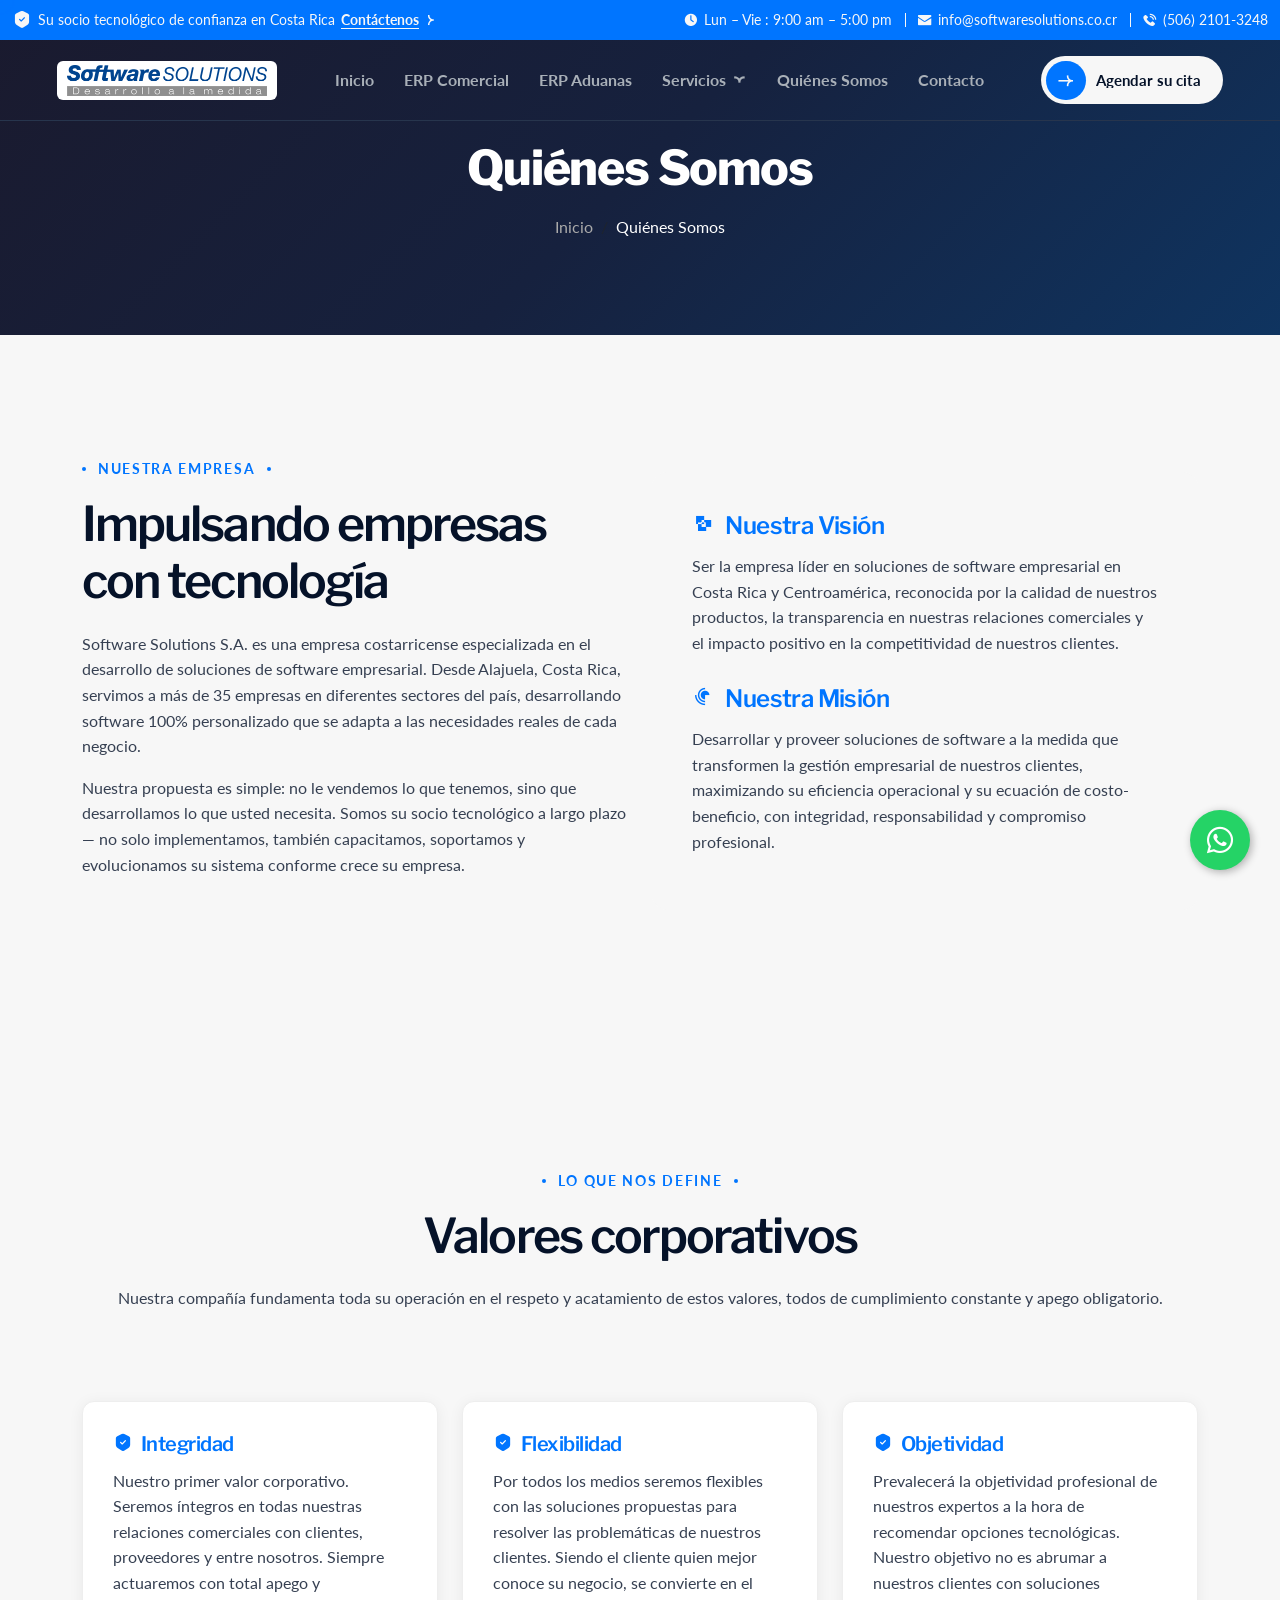
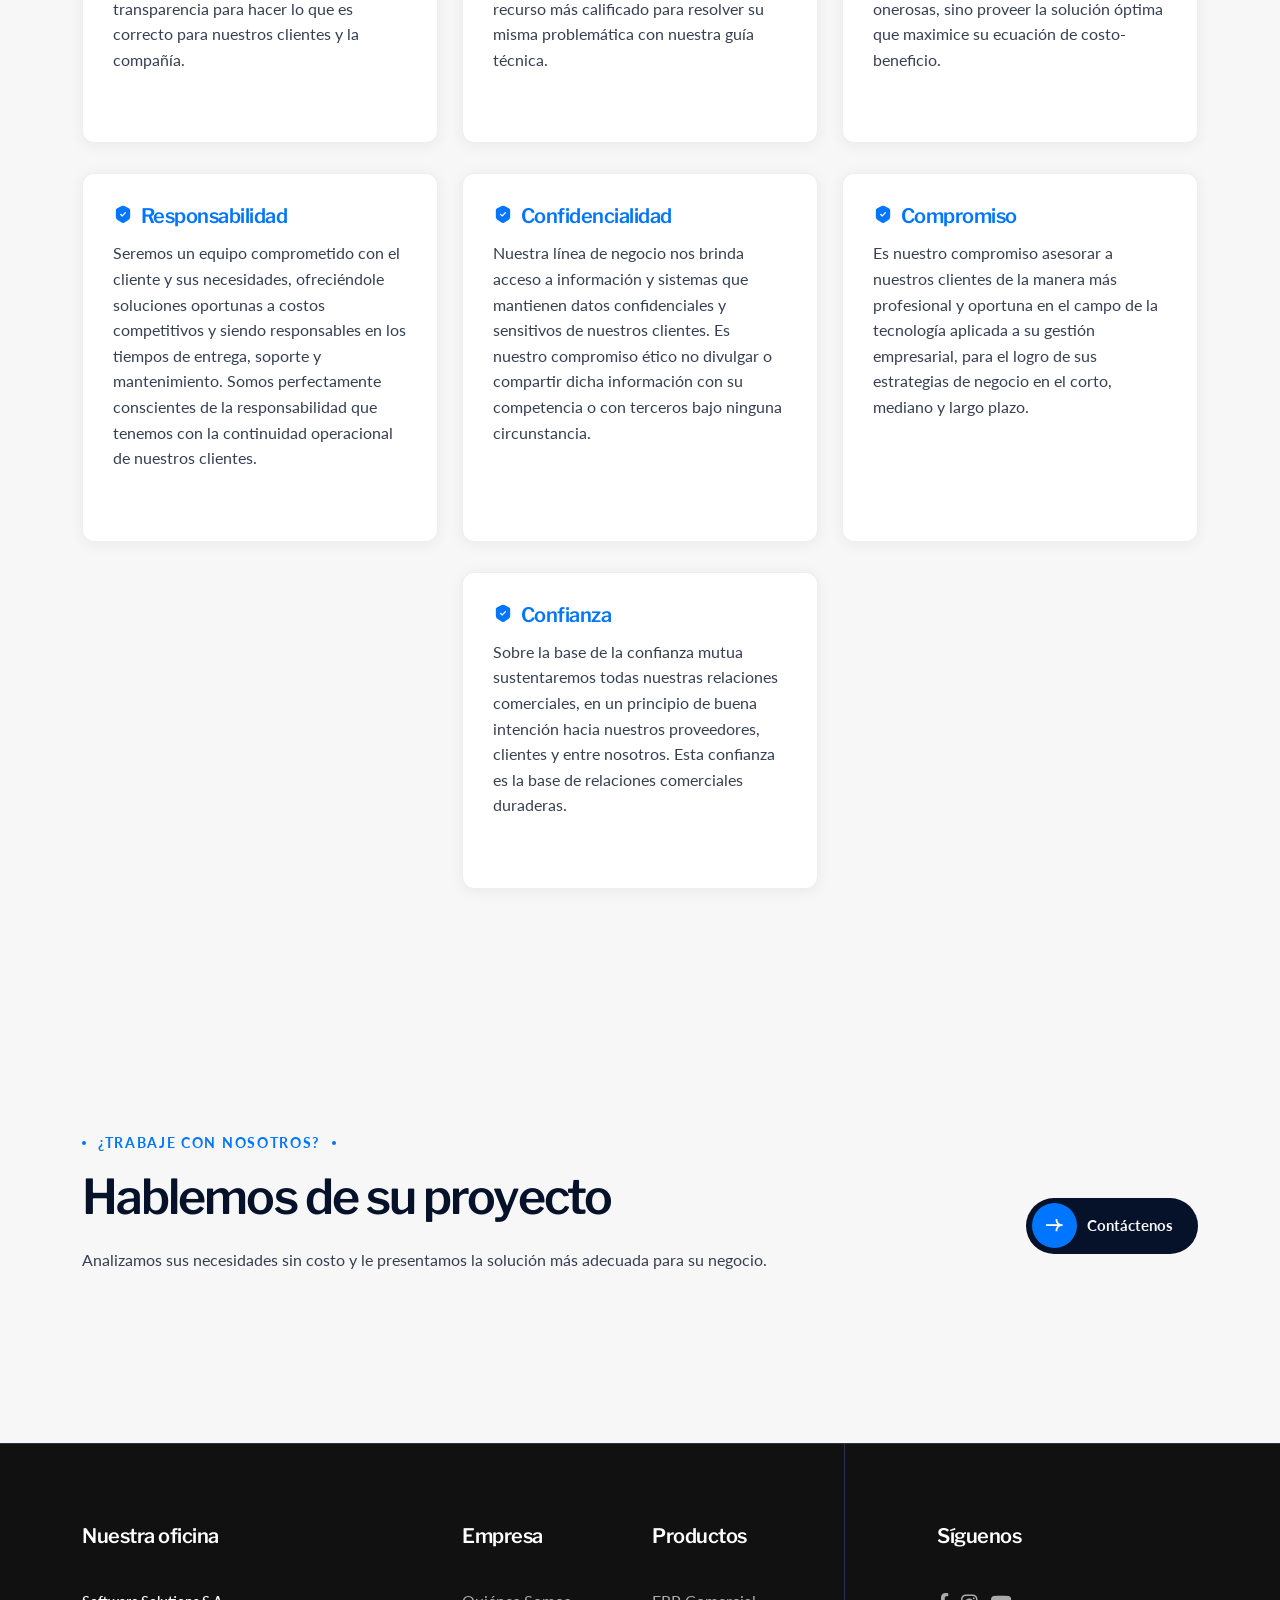
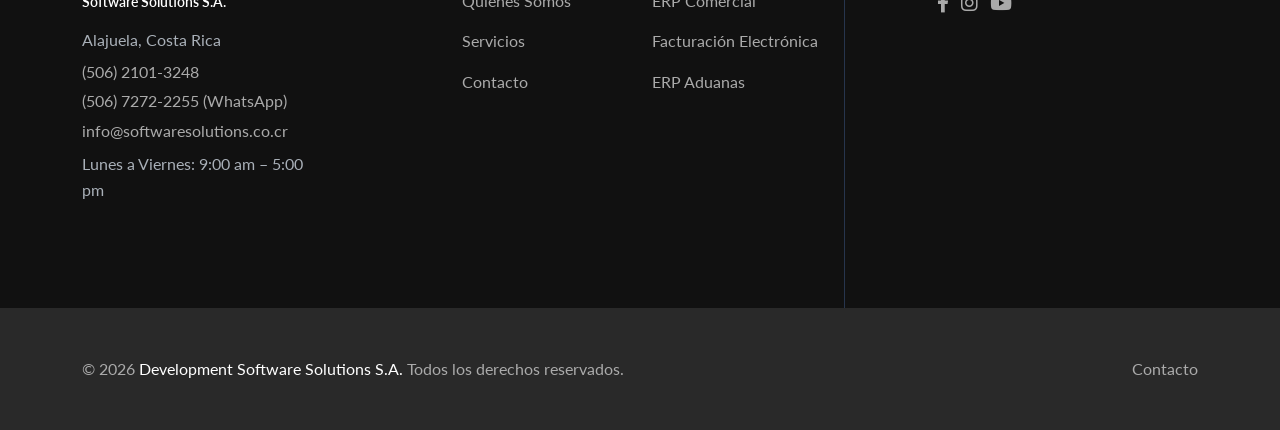
<file: quienes-somos.html>
﻿<!DOCTYPE html>
<html class="no-js" lang="es">
<head>
   <meta charset="utf-8" />
   <meta http-equiv="x-ua-compatible" content="ie=edge" />
   <meta name="viewport" content="width=device-width, initial-scale=1" />
   <meta name="description" content="Empresa costarricense de software con más de 20 años de experiencia. Conozca nuestra visión, misión y valores corporativos: integridad, flexibilidad, objetividad, responsabilidad y más." />
   <meta name="keywords" content="empresa software costa rica, software solutions alajuela, quienes somos software solutions, empresa tecnología costa rica, valores empresa software" />
   <link rel="canonical" href="https://www.softwaresolutions.co.cr/quienes-somos.html" />
   <title>Quiénes Somos | Software Solutions S.A. | Alajuela, Costa Rica</title>
   <link rel="apple-touch-icon" href="/favicon.ico" /><link rel="shortcut icon" type="image/x-icon" href="/favicon.ico" />
   <link rel="stylesheet" href="assets/css/bootstrap.min.css" />
   <link rel="stylesheet" href="assets/css/font-awesome-pro.min.css" />
   <link rel="stylesheet" href="assets/css/animate.css" />
   <link rel="stylesheet" href="assets/css/solvior-icons.css" />
   <link rel="stylesheet" href="assets/css/main.css" />
   <style>
      .whatsapp-float { position:fixed;width:60px;height:60px;bottom:30px;right:30px;background-color:#25d366;color:#fff;border-radius:50px;text-align:center;font-size:30px;box-shadow:2px 2px 8px rgba(0,0,0,0.3);z-index:9999;display:flex;align-items:center;justify-content:center;text-decoration:none;transition:transform 0.2s; }
      .whatsapp-float:hover { transform:scale(1.1);color:#fff; }
      .page-banner { background: linear-gradient(135deg, #1a1a2e 0%, #16213e 50%, #0f3460 100%); padding: 140px 0 80px; color: #fff; }
      .valor-card { background:#fff; border-radius:12px; padding:30px; border:1px solid #eee; height:100%; box-shadow:0 2px 15px rgba(0,0,0,0.06); margin-bottom:24px; }
      .valor-card h5 { color: var(--tj-color-theme-primary, #e63c20); margin-bottom:12px; }
   .site-logo img{max-height:58px!important;width:auto!important;background:#fff;border-radius:6px;padding:4px 10px;} .site-logo .logo{max-width:220px!important;}</style>
   <!-- Open Graph -->
   <meta property="og:type" content="website" />
   <meta property="og:locale" content="es_CR" />
   <meta property="og:site_name" content="Software Solutions S.A." />
   <meta property="og:url" content="https://www.softwaresolutions.co.cr/quienes-somos.html" />
   <meta property="og:title" content="Quiénes Somos | Software Solutions S.A. | Alajuela, Costa Rica" />
   <meta property="og:description" content="Empresa costarricense de software con más de 20 años de experiencia. Visión, misión y valores corporativos: integridad, flexibilidad, objetividad y compromiso." />
   <meta property="og:image" content="https://www.softwaresolutions.co.cr/img/og-image.jpg" />
   <meta name="twitter:card" content="summary_large_image" />
   <meta name="twitter:title" content="Quiénes Somos | Software Solutions S.A." />
   <meta name="twitter:description" content="Empresa costarricense de software con más de 20 años de experiencia. Conozca nuestra visión, misión y valores corporativos." />
   <meta name="twitter:image" content="https://www.softwaresolutions.co.cr/img/og-image.jpg" />
   <!-- Schema.org -->
   <script type="application/ld+json">
   {"@context":"https://schema.org","@type":"Organization","name":"Software Solutions S.A.","url":"https://www.softwaresolutions.co.cr","logo":"https://www.softwaresolutions.co.cr/img/logo.png","foundingDate":"2004","description":"Empresa costarricense especializada en desarrollo de software a la medida, ERP comercial con facturación electrónica y software de aduanas.","address":{"@type":"PostalAddress","addressLocality":"Alajuela","addressCountry":"CR"},"telephone":"+50621013248","email":"info@softwaresolutions.co.cr","numberOfEmployees":{"@type":"QuantitativeValue","minValue":5},"knowsAbout":["Desarrollo de Software","ERP","Facturación Electrónica","Software de Aduanas","Apps Móviles"]}
   </script>
</head>
<body>

   <a href="https://wa.me/50672722255" class="whatsapp-float" target="_blank" aria-label="WhatsApp">
      <i class="fa-brands fa-whatsapp"></i>
   </a>

   <div class="mouseCursor cursor-outer"></div>
   <div class="mouseCursor cursor-inner"></div>
   <div class="preloader"><div class="loading-container"><div class="loading"></div><div id="loading-icon"><img src="assets/images/loader.svg" alt="cargando"></div></div></div>

   <!-- Hamburger -->
   <div class="body-overlay"></div>
   <div class="hamburger-area" data-lenis-prevent>
      <div class="hamburger_bg"></div>
      <div class="hamburger_wrapper">
         <div class="hamburger_top d-flex align-items-center justify-content-between">
            <div class="hamburger_logo"><a href="index.html" class="mobile_logo"><span style="font-size:1.2rem;font-weight:700;color:#fff;">Software Solutions S.A.</span></a></div>
            <div class="hamburger_close"><button class="hamburger_close_btn hamburgerCloseBtn"><i class="fa-thin fa-times"></i></button></div>
         </div>
         <div class="hamburger_menu"><div class="mobile_menu"></div></div>
         <div class="hamburger-infos">
            <h4 class="hamburger-title">Información de contacto</h4>
            <div class="contact-info">
               <div class="contact_item"><span class="subtitle">Email</span><div class="text"><a class="link" href="mailto:info@softwaresolutions.co.cr">info@softwaresolutions.co.cr</a></div></div>
               <div class="contact_item"><span class="subtitle">Teléfono</span><div class="text"><a class="link" href="tel:+50621013248">(506) 2101-3248</a></div></div>
               <div class="contact_item"><span class="subtitle">WhatsApp</span><div class="text"><a class="link" href="https://wa.me/50672722255">(506) 7272-2255</a></div></div>
               <div class="contact_item"><span class="subtitle">Ubicación</span><div class="text">Alajuela, Costa Rica</div></div>
            </div>
         </div>
         <div class="hamburger-socials">
            <h4 class="hamburger-title">Síguenos</h4>
            <ul>
               <li><a href="https://www.facebook.com/" target="_blank"><i class="fa-brands fa-facebook-f"></i></a></li>
               <li><a href="https://www.instagram.com/" target="_blank"><i class="fa-brands fa-instagram"></i></a></li>
               <li><a href="https://www.youtube.com/" target="_blank"><i class="fa-brands fa-youtube"></i></a></li>
            </ul>
         </div>
      </div>
   </div>

   <!-- Header -->
   <header class="tj-header-area header-1 header-absolute">
      <div class="header-topbar">
         <div class="container-fluid">
            <div class="row"><div class="col-12">
               <div class="header-topbar_wrap">
                  <div class="topbar_note"><i class="tji-check"></i> Su socio tecnológico de confianza en Costa Rica <a href="contacto.html"><span>Contáctenos</span><i class="tji-angle-right"></i></a></div>
                  <div class="topbar_infos">
                     <div class="info_item"><span><i class="tji-clock"></i></span><span>Lun – Vie : 9:00 am – 5:00 pm</span></div>
                     <div class="info_item"><span><i class="tji-email"></i></span><a href="mailto:info@softwaresolutions.co.cr">info@softwaresolutions.co.cr</a></div>
                     <div class="info_item"><span><i class="tji-phone"></i></span><a href="tel:+50621013248">(506) 2101-3248</a></div>
                  </div>
               </div>
            </div></div>
         </div>
      </div>
      <div class="header-bottom">
         <div class="container-fluid"><div class="row"><div class="col-12">
            <div class="header-wrapper">
               <div class="site-logo"><a class="logo" href="index.html"><img src="img/logo.png" alt="Software Solutions S.A." onerror="this.outerHTML='<span style=\'font-weight:800;font-size:1.1rem;\'>Software Solutions S.A.</span>'"></a></div>
               <div class="mainmenu d-lg-block d-none" id="main-menu">
                  <ul>
                     <li><a href="index.html">Inicio</a></li>
                     
                           <li><a href="erp-comercial.html">ERP Comercial</a></li>
                           <li><a href="erp-aduanas.html">ERP Aduanas</a></li>
                           <li class="has-dropdown"><a href="servicios.html">Servicios</a>
                        <ul class="sub-menu">
                           <li><a href="servicios.html#desarrollo">Desarrollo de Software a la Medida</a></li>
                           <li><a href="servicios.html#web">Desarrollo Web</a></li>
                           <li><a href="servicios.html#ecommerce">Comercio Electrónico</a></li>
                           <li><a href="servicios.html#nube">Soluciones en la Nube</a></li>
                        </ul>
                     </li>
                           <li><a href="quienes-somos.html">Quiénes Somos</a></li>
                           
                     <li><a href="contacto.html">Contacto</a></li>
                  </ul>
               </div>
               <div class="header_right_info d-none d-md-inline-flex">
                  <a href="contacto.html" class="tj-primary-btn header_btn">
                     <div class="btn_inner"><div class="btn_icon"><span><i class="tji-arrow-right"></i><i class="tji-arrow-right"></i></span></div><div class="btn_text"><span>Agendar su cita</span></div></div>
                  </a>
               </div>
               <button class="menu_btn d-lg-none hamburgerBtn">Menú <span class="cubes"><span></span><span></span><span></span><span></span></span></button>
            </div>
         </div></div></div>
      </div>
   </header>

   <!-- Header sticky -->
   <header class="tj-header-area header-1 header-duplicate header-sticky">
      <div class="header-bottom">
         <div class="container-fluid"><div class="row"><div class="col-12">
            <div class="header-wrapper">
               <div class="site-logo"><a class="logo" href="index.html"><img src="img/logo.png" alt="Software Solutions S.A." onerror="this.outerHTML='<span style=\'font-weight:800;font-size:1.1rem;\'>Software Solutions S.A.</span>'"></a></div>
               <div class="mainmenu d-lg-block d-none">
                  <ul>
                     <li><a href="index.html">Inicio</a></li>
                     
                           <li><a href="erp-comercial.html">ERP Comercial</a></li>
                           <li><a href="erp-aduanas.html">ERP Aduanas</a></li>
                           <li class="has-dropdown"><a href="servicios.html">Servicios</a>
                        <ul class="sub-menu">
                           <li><a href="servicios.html#desarrollo">Desarrollo de Software a la Medida</a></li>
                           <li><a href="servicios.html#web">Desarrollo Web</a></li>
                           <li><a href="servicios.html#ecommerce">Comercio Electrónico</a></li>
                           <li><a href="servicios.html#nube">Soluciones en la Nube</a></li>
                        </ul>
                     </li>
                           <li><a href="quienes-somos.html">Quiénes Somos</a></li>
                           
                     <li><a href="contacto.html">Contacto</a></li>
                  </ul>
               </div>
               <div class="header_right_info d-none d-md-inline-flex">
                  <a href="contacto.html" class="tj-primary-btn header_btn">
                     <div class="btn_inner"><div class="btn_icon"><span><i class="tji-arrow-right"></i><i class="tji-arrow-right"></i></span></div><div class="btn_text"><span>Agendar su cita</span></div></div>
                  </a>
               </div>
               <button class="menu_btn d-lg-none hamburgerBtn">Menú <span class="cubes"><span></span><span></span><span></span><span></span></span></button>
            </div>
         </div></div></div>
      </div>
   </header>

   <div id="smooth-wrapper"><div id="smooth-content">
   <main id="primary" class="site-main">

      <!-- Banner -->
      <div class="page-banner">
         <div class="container">
            <div class="row">
               <div class="col-12 text-center">
                  <h1 style="color:#fff;font-size:3rem;font-weight:800;">Quiénes Somos</h1>
                  <nav style="margin-top:16px;"><ol class="breadcrumb justify-content-center" style="background:transparent;">
                     <li class="breadcrumb-item"><a href="index.html" style="color:#aaa;">Inicio</a></li>
                     <li class="breadcrumb-item active" style="color:#fff;">Quiénes Somos</li>
                  </ol></nav>
               </div>
            </div>
         </div>
      </div>

      <!-- Visión y Misión -->
      <section class="section-space">
         <div class="container">
            <div class="row align-items-center rg-30">
               <div class="col-lg-6">
                  <div class="sec-heading">
                     <span class="sub-title wow fadeInUp">Nuestra empresa</span>
                     <h2 class="sec-title text-anim">Impulsando empresas con tecnología</h2>
                     <div class="desc wow fadeInUp" data-wow-delay="0.2s">
                        <p>Software Solutions S.A. es una empresa costarricense especializada en el desarrollo de soluciones de software empresarial. Desde Alajuela, Costa Rica, servimos a más de 35 empresas en diferentes sectores del país, desarrollando software 100% personalizado que se adapta a las necesidades reales de cada negocio.</p>
                        <p style="margin-top:16px;">Nuestra propuesta es simple: no le vendemos lo que tenemos, sino que desarrollamos lo que usted necesita. Somos su socio tecnológico a largo plazo — no solo implementamos, también capacitamos, soportamos y evolucionamos su sistema conforme crece su empresa.</p>
                     </div>
                  </div>
               </div>
               <div class="col-lg-6">
                  <div style="background:#f7f7f7;border-radius:16px;padding:40px;">
                     <div style="margin-bottom:30px;">
                        <h4 style="color:var(--tj-color-theme-primary,#e63c20);margin-bottom:12px;"><i class="tji-strategic" style="margin-right:10px;"></i>Nuestra Visión</h4>
                        <p>Ser la empresa líder en soluciones de software empresarial en Costa Rica y Centroamérica, reconocida por la calidad de nuestros productos, la transparencia en nuestras relaciones comerciales y el impacto positivo en la competitividad de nuestros clientes.</p>
                     </div>
                     <div>
                        <h4 style="color:var(--tj-color-theme-primary,#e63c20);margin-bottom:12px;"><i class="tji-optimization" style="margin-right:10px;"></i>Nuestra Misión</h4>
                        <p>Desarrollar y proveer soluciones de software a la medida que transformen la gestión empresarial de nuestros clientes, maximizando su eficiencia operacional y su ecuación de costo-beneficio, con integridad, responsabilidad y compromiso profesional.</p>
                     </div>
                  </div>
               </div>
            </div>
         </div>
      </section>

      <!-- Valores Corporativos -->
      <section class="section-space" style="background:#f7f7f7;">
         <div class="container">
            <div class="row">
               <div class="col-12">
                  <div class="sec-heading text-center">
                     <span class="sub-title wow fadeInUp">Lo que nos define</span>
                     <h2 class="sec-title text-anim">Valores corporativos</h2>
                     <div class="desc wow fadeInUp" data-wow-delay="0.2s">
                        <p>Nuestra compañía fundamenta toda su operación en el respeto y acatamiento de estos valores, todos de cumplimiento constante y apego obligatorio.</p>
                     </div>
                  </div>
               </div>
            </div>
            <div class="row rg-30 mt-40">
               <div class="col-lg-4 col-md-6">
                  <div class="valor-card">
                     <h5><i class="tji-check" style="margin-right:8px;"></i>Integridad</h5>
                     <p>Nuestro primer valor corporativo. Seremos íntegros en todas nuestras relaciones comerciales con clientes, proveedores y entre nosotros. Siempre actuaremos con total apego y transparencia para hacer lo que es correcto para nuestros clientes y la compañía.</p>
                  </div>
               </div>
               <div class="col-lg-4 col-md-6">
                  <div class="valor-card">
                     <h5><i class="tji-check" style="margin-right:8px;"></i>Flexibilidad</h5>
                     <p>Por todos los medios seremos flexibles con las soluciones propuestas para resolver las problemáticas de nuestros clientes. Siendo el cliente quien mejor conoce su negocio, se convierte en el recurso más calificado para resolver su misma problemática con nuestra guía técnica.</p>
                  </div>
               </div>
               <div class="col-lg-4 col-md-6">
                  <div class="valor-card">
                     <h5><i class="tji-check" style="margin-right:8px;"></i>Objetividad</h5>
                     <p>Prevalecerá la objetividad profesional de nuestros expertos a la hora de recomendar opciones tecnológicas. Nuestro objetivo no es abrumar a nuestros clientes con soluciones onerosas, sino proveer la solución óptima que maximice su ecuación de costo-beneficio.</p>
                  </div>
               </div>
               <div class="col-lg-4 col-md-6">
                  <div class="valor-card">
                     <h5><i class="tji-check" style="margin-right:8px;"></i>Responsabilidad</h5>
                     <p>Seremos un equipo comprometido con el cliente y sus necesidades, ofreciéndole soluciones oportunas a costos competitivos y siendo responsables en los tiempos de entrega, soporte y mantenimiento. Somos perfectamente conscientes de la responsabilidad que tenemos con la continuidad operacional de nuestros clientes.</p>
                  </div>
               </div>
               <div class="col-lg-4 col-md-6">
                  <div class="valor-card">
                     <h5><i class="tji-check" style="margin-right:8px;"></i>Confidencialidad</h5>
                     <p>Nuestra línea de negocio nos brinda acceso a información y sistemas que mantienen datos confidenciales y sensitivos de nuestros clientes. Es nuestro compromiso ético no divulgar o compartir dicha información con su competencia o con terceros bajo ninguna circunstancia.</p>
                  </div>
               </div>
               <div class="col-lg-4 col-md-6">
                  <div class="valor-card">
                     <h5><i class="tji-check" style="margin-right:8px;"></i>Compromiso</h5>
                     <p>Es nuestro compromiso asesorar a nuestros clientes de la manera más profesional y oportuna en el campo de la tecnología aplicada a su gestión empresarial, para el logro de sus estrategias de negocio en el corto, mediano y largo plazo.</p>
                  </div>
               </div>
               <div class="col-lg-4 col-md-6 mx-auto">
                  <div class="valor-card">
                     <h5><i class="tji-check" style="margin-right:8px;"></i>Confianza</h5>
                     <p>Sobre la base de la confianza mutua sustentaremos todas nuestras relaciones comerciales, en un principio de buena intención hacia nuestros proveedores, clientes y entre nosotros. Esta confianza es la base de relaciones comerciales duraderas.</p>
                  </div>
               </div>
            </div>
         </div>
      </section>

      <!-- CTA -->
      <section class="section-space">
         <div class="container">
            <div class="row align-items-center">
               <div class="col-lg-8 col-md-8">
                  <div class="sec-heading">
                     <span class="sub-title wow fadeInUp">¿Trabaje con nosotros?</span>
                     <h2 class="sec-title text-anim">Hablemos de su proyecto</h2>
                     <div class="desc wow fadeInUp" data-wow-delay="0.2s">
                        <p>Analizamos sus necesidades sin costo y le presentamos la solución más adecuada para su negocio.</p>
                     </div>
                  </div>
               </div>
               <div class="col-lg-4 col-md-4 text-md-end mt-30 mt-md-0">
                  <a href="contacto.html" class="tj-primary-btn">
                     <div class="btn_inner"><div class="btn_icon"><span><i class="tji-arrow-right"></i><i class="tji-arrow-right"></i></span></div><div class="btn_text"><span>Contáctenos</span></div></div>
                  </a>
               </div>
            </div>
         </div>
      </section>

   </main>

   <!-- Footer -->
   <footer class="tj-footer-area" style="background:#111;">
      <div class="footer-top-area fix">
         <div class="container">
            <div class="row rg-50 line">
               <div class="col-xl-4 col-lg-4 col-md-6 col-sm-6">
                  <div class="footer-widget footer-contact-infos">
                     <div class="footer-title"><h4 class="title" style="color:#fff;">Nuestra oficina</h4></div>
                     <div class="infos-item" style="color:#aaa;">
                        <span style="color:#fff;font-weight:600;">Software Solutions S.A.</span>
                        <p style="margin-top:8px;">Alajuela, Costa Rica</p>
                        <a href="tel:+50621013248" style="color:#aaa;display:block;margin-top:4px;">(506) 2101-3248</a>
                        <a href="https://wa.me/50672722255" style="color:#aaa;display:block;margin-top:4px;">(506) 7272-2255 (WhatsApp)</a>
                        <a href="mailto:info@softwaresolutions.co.cr" style="color:#aaa;display:block;margin-top:4px;">info@softwaresolutions.co.cr</a>
                        <p style="margin-top:8px;">Lunes a Viernes: 9:00 am – 5:00 pm</p>
                     </div>
                  </div>
               </div>
               <div class="col-xl-2 col-lg-2 col-md-6 col-sm-6">
                  <div class="footer-widget widget_nav_menu">
                     <div class="footer-title"><h4 class="title" style="color:#fff;">Empresa</h4></div>
                     <div class="widget-menu"><ul style="list-style:none;padding:0;">
                        <li><a href="quienes-somos.html" style="color:#aaa;">Quiénes Somos</a></li>
                        <li><a href="servicios.html" style="color:#aaa;">Servicios</a></li>
                        <li><a href="contacto.html" style="color:#aaa;">Contacto</a></li>
                     </ul></div>
                  </div>
               </div>
               <div class="col-xl-3 col-lg-3 col-md-6 col-sm-6">
                  <div class="footer-widget widget_nav_menu">
                     <div class="footer-title"><h4 class="title" style="color:#fff;">Productos</h4></div>
                     <div class="widget-menu"><ul style="list-style:none;padding:0;">
                        <li><a href="erp-comercial.html" style="color:#aaa;">ERP Comercial</a></li>
                        <li><a href="erp-comercial.html#facturacion" style="color:#aaa;">Facturación Electrónica</a></li>
                        <li><a href="erp-aduanas.html" style="color:#aaa;">ERP Aduanas</a></li>
                     </ul></div>
                  </div>
               </div>
               <div class="col-xl-3 col-lg-3 col-md-6 col-sm-6">
                  <div class="footer-widget">
                     <div class="footer-title"><h4 class="title" style="color:#fff;">Síguenos</h4></div>
                     <div style="display:flex;gap:12px;margin-top:16px;">
                        <a href="https://www.facebook.com/" target="_blank" style="color:#aaa;font-size:1.2rem;"><i class="fa-brands fa-facebook-f"></i></a>
                        <a href="https://www.instagram.com/" target="_blank" style="color:#aaa;font-size:1.2rem;"><i class="fa-brands fa-instagram"></i></a>
                        <a href="https://www.youtube.com/" target="_blank" style="color:#aaa;font-size:1.2rem;"><i class="fa-brands fa-youtube"></i></a>
                     </div>
                  </div>
               </div>
            </div>
         </div>
      </div>
      <div class="footer-copyright-area">
         <div class="container"><div class="row"><div class="col-12">
            <div style="display:flex;justify-content:space-between;align-items:center;padding:20px 0;flex-wrap:wrap;gap:12px;">
               <p style="color:#aaa;margin:0;">© 2026 <a href="index.html" style="color:#fff;">Development Software Solutions S.A.</a> Todos los derechos reservados.</p>
               <ul style="list-style:none;padding:0;margin:0;display:flex;gap:16px;"><li><a href="contacto.html" style="color:#aaa;">Contacto</a></li></ul>
            </div>
         </div></div></div>
      </div>
      <div class="back-to-top-wrapper"><button id="back_to_top" type="button" class="back-to-top-btn style-2"><i class="tji-arrow-up"></i><span>INICIO</span></button></div>
   </footer>

   </div></div>

   <script src="assets/js/jquery.min.js"></script>
   <script src="assets/js/bootstrap.bundle.min.js"></script>
   <script src="assets/js/gsap.min.js"></script>
   <script src="assets/js/gsap-scroll-trigger.min.js"></script>
   <script src="assets/js/smooth-scroll.min.js"></script>
   <script src="assets/js/wow.min.js"></script>
   <script src="assets/js/meanmenu.js"></script>
   <script src="assets/js/main.js"></script>
</body>
</html>
</file>
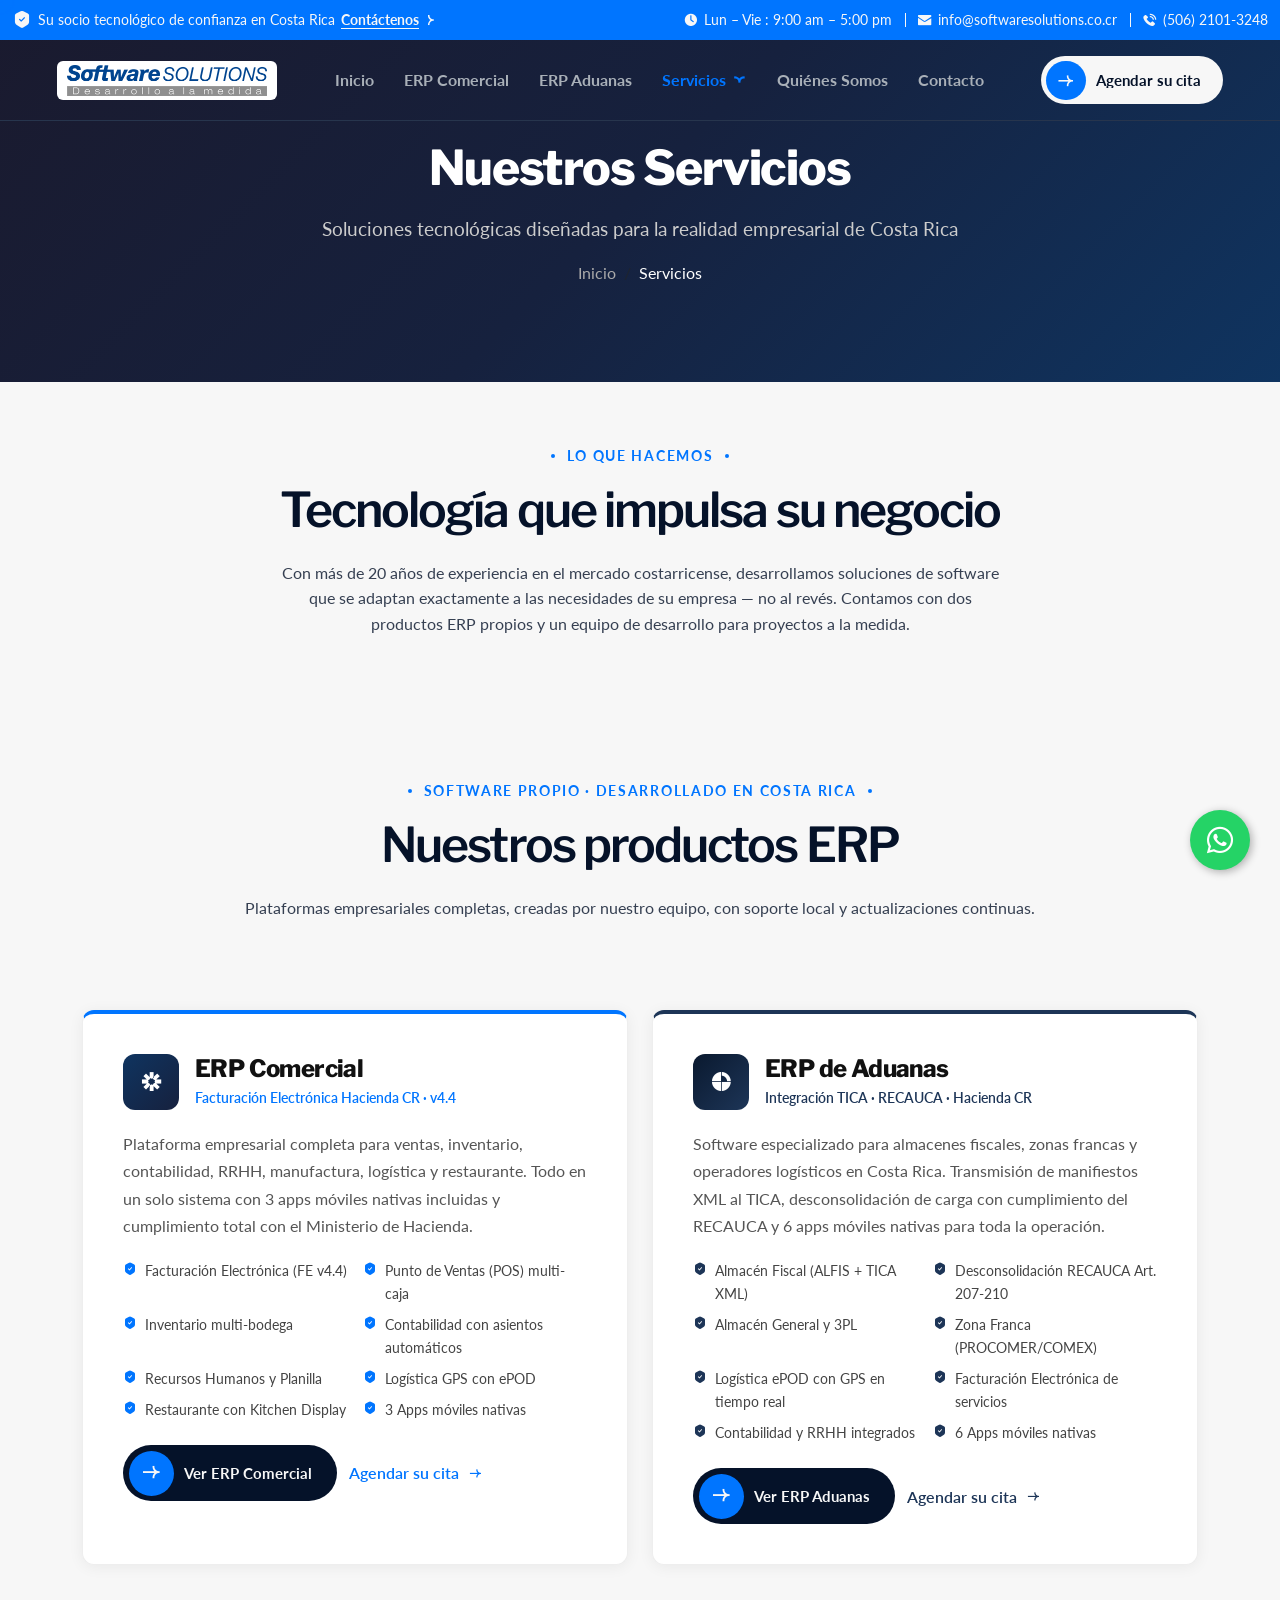
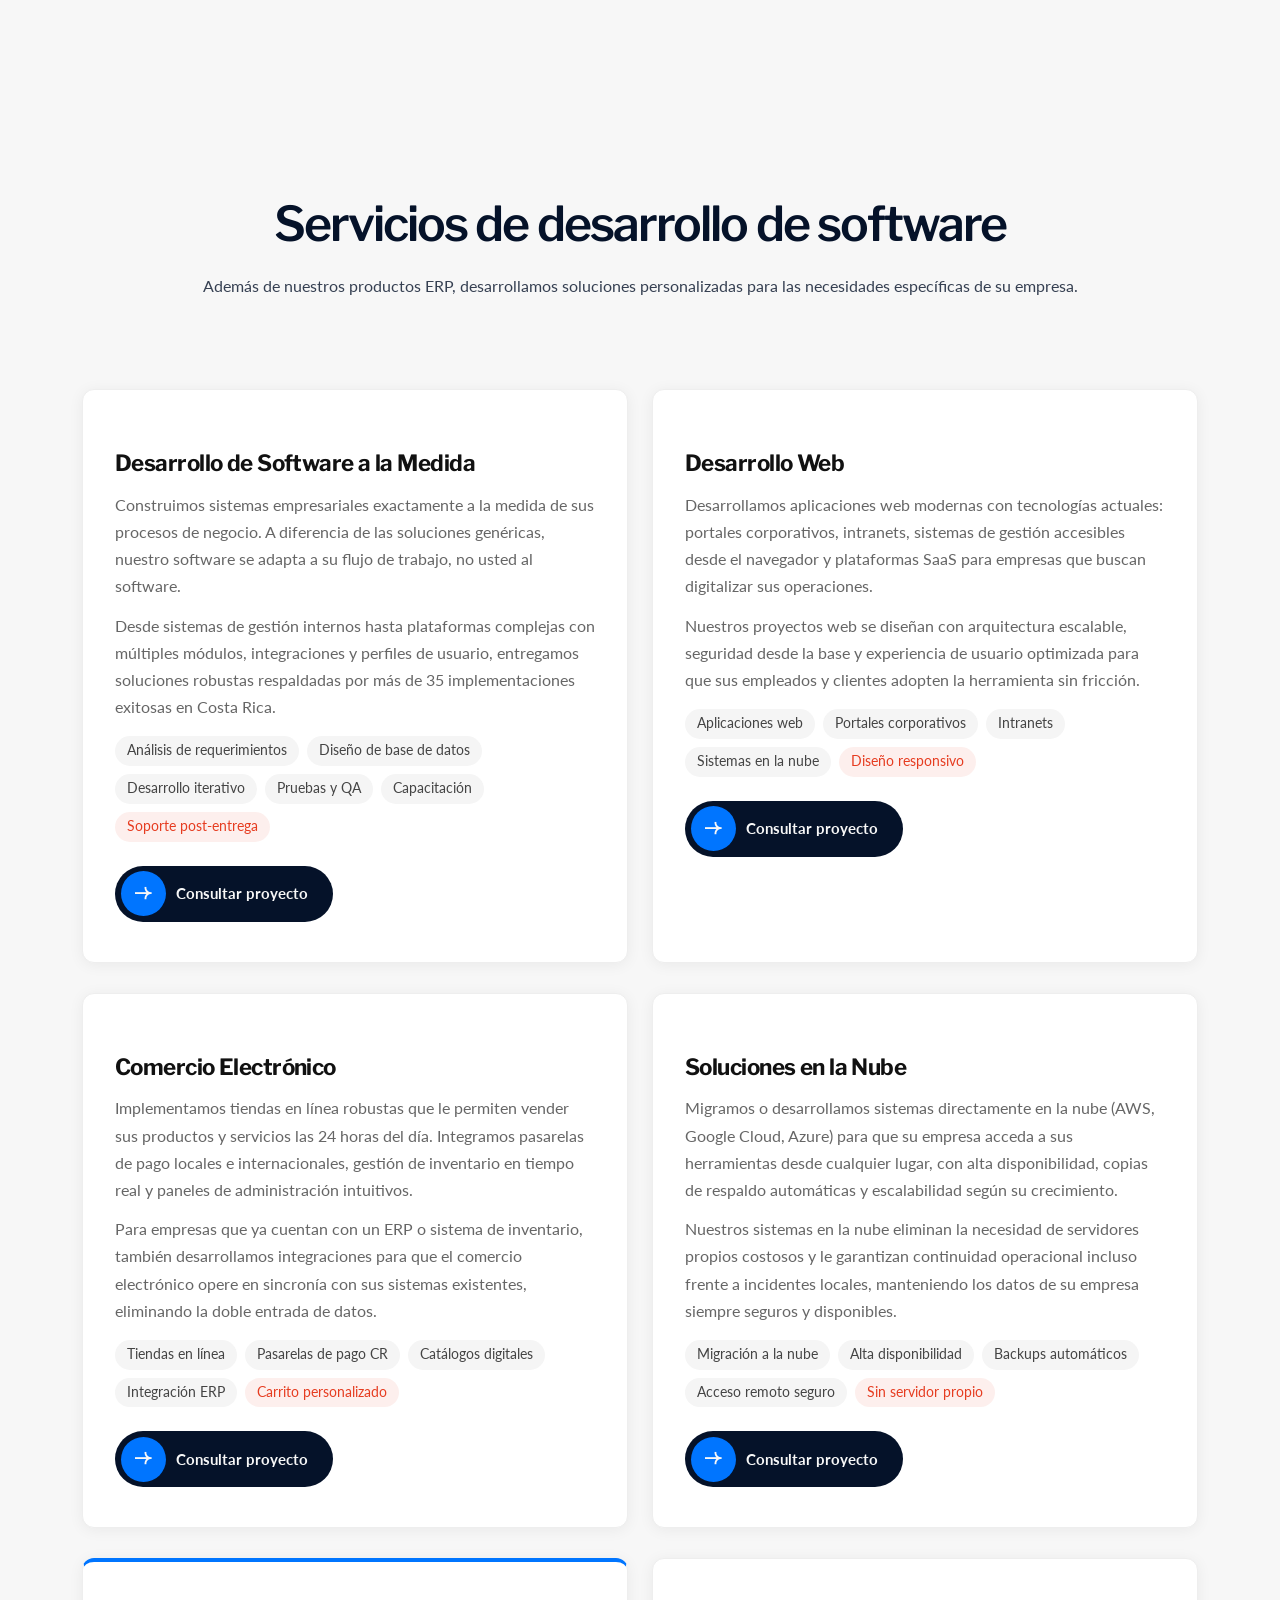
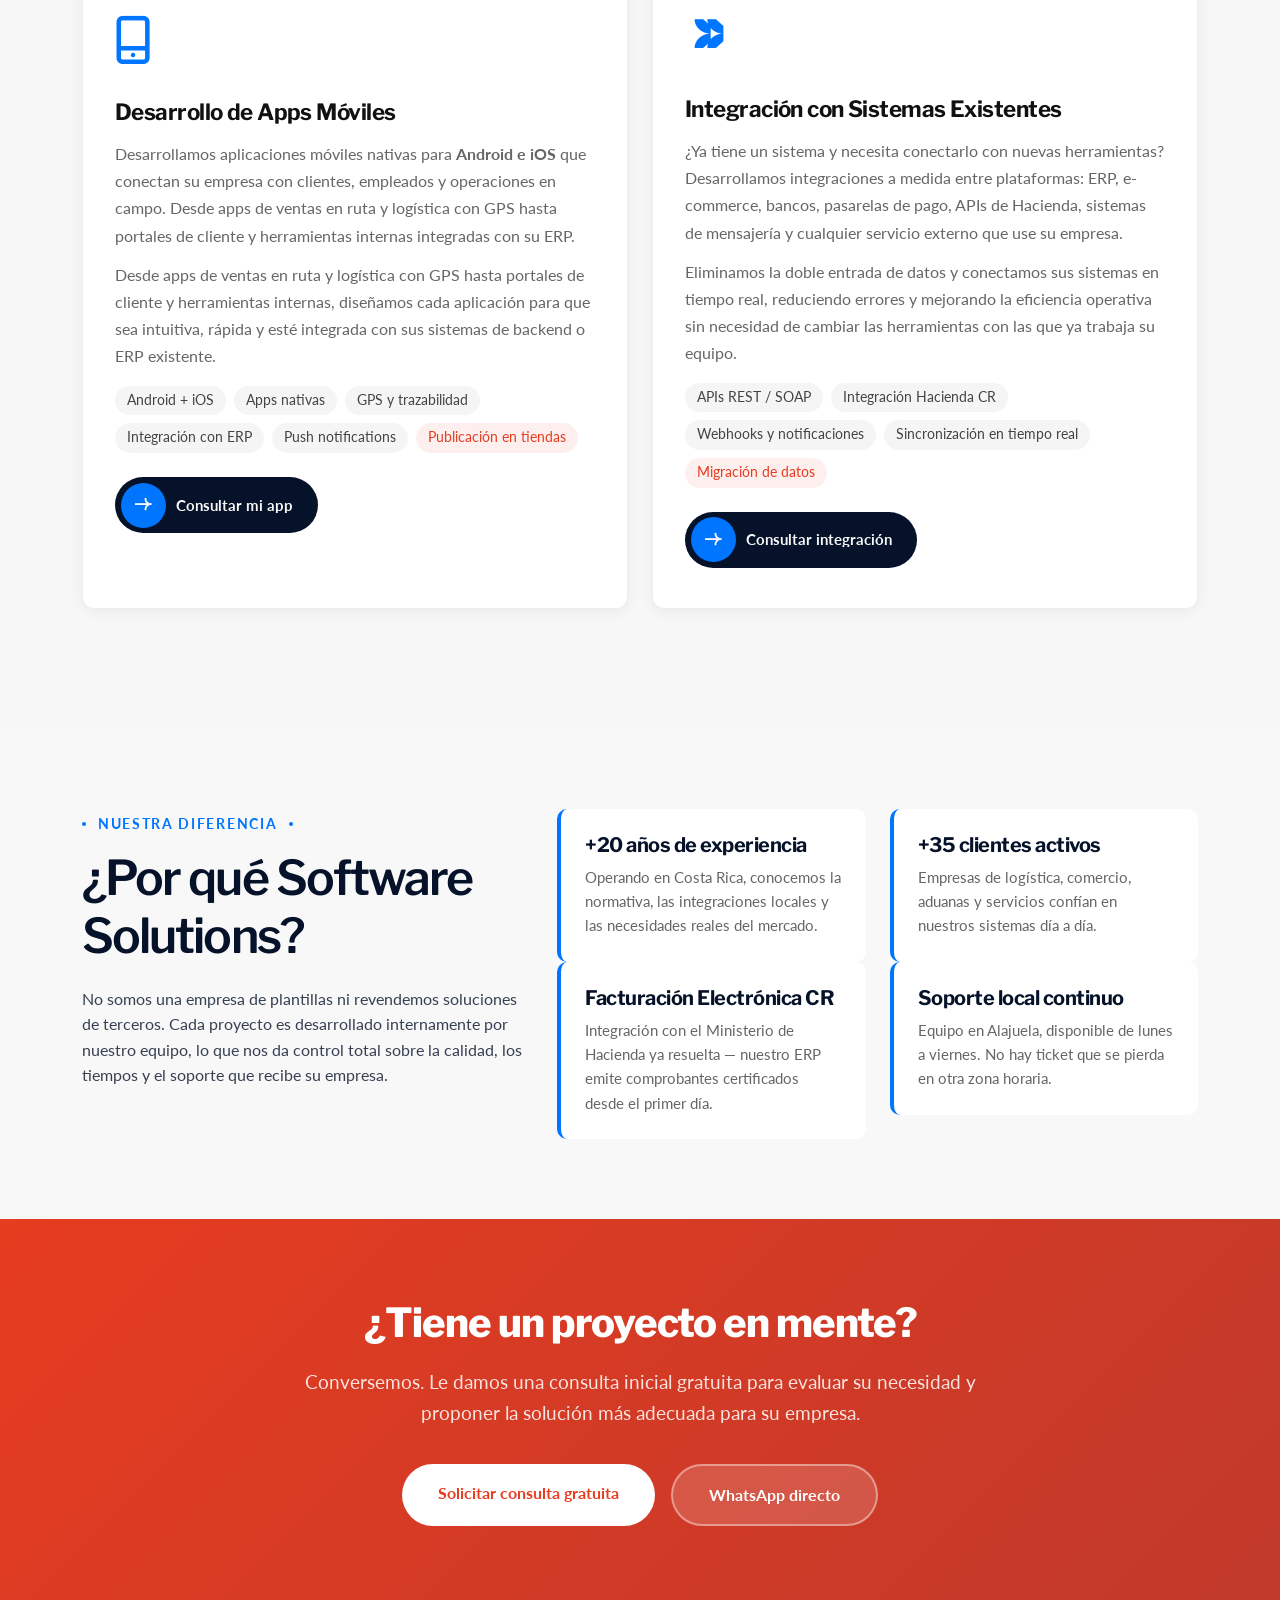
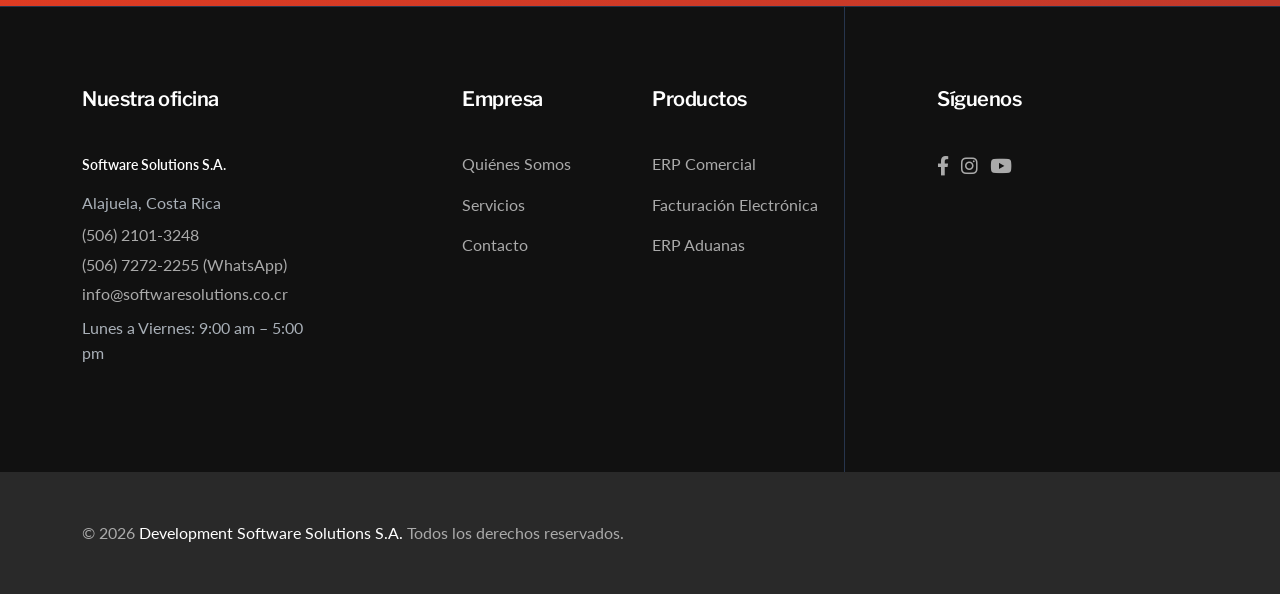
<file: servicios.html>
﻿<!DOCTYPE html>
<html class="no-js" lang="es">
<head>
   <meta charset="utf-8" /><meta http-equiv="x-ua-compatible" content="ie=edge" /><meta name="viewport" content="width=device-width, initial-scale=1" />
   <meta name="description" content="Desarrollo de software a la medida, páginas web, comercio electrónico y soluciones en la nube para empresas en Costa Rica. Software Solutions S.A." />
   <meta name="keywords" content="desarrollo software a la medida costa rica, desarrollo web costa rica, páginas web empresas, comercio electrónico costa rica, soluciones en la nube, apps móviles costa rica" />
   <link rel="canonical" href="https://www.softwaresolutions.co.cr/servicios.html" />
   <title>Servicios de Desarrollo de Software | Software Solutions S.A. | Costa Rica</title>
   <link rel="apple-touch-icon" href="/favicon.ico" /><link rel="shortcut icon" type="image/x-icon" href="/favicon.ico" />
   <link rel="stylesheet" href="assets/css/bootstrap.min.css" /><link rel="stylesheet" href="assets/css/font-awesome-pro.min.css" /><link rel="stylesheet" href="assets/css/animate.css" /><link rel="stylesheet" href="assets/css/solvior-icons.css" /><link rel="stylesheet" href="assets/css/main.css" />
   <style>
      .whatsapp-float{position:fixed;width:60px;height:60px;bottom:30px;right:30px;background-color:#25d366;color:#fff;border-radius:50px;text-align:center;font-size:30px;box-shadow:2px 2px 8px rgba(0,0,0,.3);z-index:9999;display:flex;align-items:center;justify-content:center;text-decoration:none;transition:transform .2s}.site-logo img{max-height:58px!important;width:auto!important;background:#fff;border-radius:6px;padding:4px 10px;} .site-logo .logo{max-width:220px!important;}.whatsapp-float:hover{transform:scale(1.1);color:#fff}
      .page-banner{background:linear-gradient(135deg,#1a1a2e 0%,#16213e 50%,#0f3460 100%);padding:140px 0 80px;color:#fff}
      .service-card{background:#fff;border-radius:12px;padding:40px 32px;border:1px solid #eee;height:100%;box-shadow:0 2px 15px rgba(0,0,0,.06);transition:transform .3s,box-shadow .3s}
      .service-card:hover{transform:translateY(-6px);box-shadow:0 12px 40px rgba(0,0,0,.12)}
      .service-card .icon{font-size:3rem;margin-bottom:20px;color:var(--tj-color-theme-primary,#e63c20)}
      .service-card h3{font-size:1.4rem;font-weight:700;margin-bottom:14px;color:#111}
      .service-card p{color:#666;line-height:1.7;margin-bottom:12px}
      .service-card .tag-list{display:flex;flex-wrap:wrap;gap:8px;margin-top:16px}
      .service-card .tag{background:#f5f5f5;color:#444;padding:4px 12px;border-radius:20px;font-size:0.85rem}
      .service-card .tag-red{background:rgba(230,60,32,.08);color:#e63c20}
      .section-anchor{scroll-margin-top:100px}
   </style>
   <!-- Open Graph -->
   <meta property="og:type" content="website" />
   <meta property="og:locale" content="es_CR" />
   <meta property="og:site_name" content="Software Solutions S.A." />
   <meta property="og:url" content="https://www.softwaresolutions.co.cr/servicios.html" />
   <meta property="og:title" content="Servicios de Desarrollo de Software | Software Solutions S.A." />
   <meta property="og:description" content="Desarrollo de software a la medida, páginas web, comercio electrónico, apps móviles y soluciones en la nube para empresas en Costa Rica." />
   <meta property="og:image" content="https://www.softwaresolutions.co.cr/img/og-image.jpg" />
   <meta name="twitter:card" content="summary_large_image" />
   <meta name="twitter:title" content="Servicios de Desarrollo de Software | Software Solutions S.A." />
   <meta name="twitter:description" content="Desarrollo de software a la medida, páginas web, comercio electrónico y soluciones en la nube para empresas en Costa Rica." />
   <meta name="twitter:image" content="https://www.softwaresolutions.co.cr/img/og-image.jpg" />
   <!-- Schema.org -->
   <script type="application/ld+json">
   {"@context":"https://schema.org","@type":"ItemList","name":"Servicios de Software Solutions S.A.","url":"https://www.softwaresolutions.co.cr/servicios.html","itemListElement":[{"@type":"ListItem","position":1,"name":"Desarrollo de Software a la Medida","url":"https://www.softwaresolutions.co.cr/servicios.html#desarrollo"},{"@type":"ListItem","position":2,"name":"Desarrollo Web","url":"https://www.softwaresolutions.co.cr/servicios.html#web"},{"@type":"ListItem","position":3,"name":"Comercio Electrónico","url":"https://www.softwaresolutions.co.cr/servicios.html#ecommerce"},{"@type":"ListItem","position":4,"name":"Soluciones en la Nube","url":"https://www.softwaresolutions.co.cr/servicios.html#nube"},{"@type":"ListItem","position":5,"name":"Aplicaciones Móviles","url":"https://www.softwaresolutions.co.cr/servicios.html"}]}
   </script>
</head>
<body>
<a href="https://wa.me/50672722255" class="whatsapp-float" target="_blank" aria-label="WhatsApp"><i class="fa-brands fa-whatsapp"></i></a>
<div class="mouseCursor cursor-outer"></div><div class="mouseCursor cursor-inner"></div>
<div class="preloader"><div class="loading-container"><div class="loading"></div><div id="loading-icon"><img src="assets/images/loader.svg" alt="cargando"></div></div></div>

<!-- Hamburger -->
<div class="body-overlay"></div>
<div class="hamburger-area" data-lenis-prevent><div class="hamburger_bg"></div>
   <div class="hamburger_wrapper">
      <div class="hamburger_top d-flex align-items-center justify-content-between">
         <div class="hamburger_logo"><a href="index.html" class="mobile_logo"><span style="font-size:1.2rem;font-weight:700;color:#fff;">Software Solutions S.A.</span></a></div>
         <div class="hamburger_close"><button class="hamburger_close_btn hamburgerCloseBtn"><i class="fa-thin fa-times"></i></button></div>
      </div>
      <div class="hamburger_menu"><div class="mobile_menu"></div></div>
      <div class="hamburger-infos"><h4 class="hamburger-title">Información de contacto</h4>
         <div class="contact-info">
            <div class="contact_item"><span class="subtitle">Email</span><div class="text"><a class="link" href="mailto:info@softwaresolutions.co.cr">info@softwaresolutions.co.cr</a></div></div>
            <div class="contact_item"><span class="subtitle">Teléfono</span><div class="text"><a class="link" href="tel:+50621013248">(506) 2101-3248</a></div></div>
            <div class="contact_item"><span class="subtitle">WhatsApp</span><div class="text"><a class="link" href="https://wa.me/50672722255">(506) 7272-2255</a></div></div>
         </div>
      </div>
   </div>
</div>

<!-- Header -->
<header class="tj-header-area header-1 header-absolute">
   <div class="header-topbar"><div class="container-fluid"><div class="row"><div class="col-12">
      <div class="header-topbar_wrap">
         <div class="topbar_note"><i class="tji-check"></i> Su socio tecnológico de confianza en Costa Rica <a href="contacto.html"><span>Contáctenos</span><i class="tji-angle-right"></i></a></div>
         <div class="topbar_infos">
            <div class="info_item"><span><i class="tji-clock"></i></span><span>Lun – Vie : 9:00 am – 5:00 pm</span></div>
            <div class="info_item"><span><i class="tji-email"></i></span><a href="mailto:info@softwaresolutions.co.cr">info@softwaresolutions.co.cr</a></div>
            <div class="info_item"><span><i class="tji-phone"></i></span><a href="tel:+50621013248">(506) 2101-3248</a></div>
         </div>
      </div>
   </div></div></div></div>
   <div class="header-bottom"><div class="container-fluid"><div class="row"><div class="col-12">
      <div class="header-wrapper">
         <div class="site-logo"><a class="logo" href="index.html"><img src="img/logo.png" alt="Software Solutions S.A." onerror="this.outerHTML='<span style=\'font-weight:800;font-size:1.1rem;\'>Software Solutions S.A.</span>'"></a></div>
         <div class="mainmenu d-lg-block d-none" id="main-menu"><ul>
            <li><a href="index.html">Inicio</a></li><li><a href="erp-comercial.html">ERP Comercial</a></li><li><a href="erp-aduanas.html">ERP Aduanas</a></li>
            <li class="has-dropdown current-menu-ancestor"><a href="servicios.html">Servicios</a><ul class="sub-menu">
               <li><a href="servicios.html#desarrollo">Desarrollo de Software a la Medida</a></li>
               <li><a href="servicios.html#web">Desarrollo Web</a></li>
               <li><a href="servicios.html#ecommerce">Comercio Electrónico</a></li>
               <li><a href="servicios.html#nube">Soluciones en la Nube</a></li>
            </ul></li>
            <li><a href="quienes-somos.html">Quiénes Somos</a></li>
            <li><a href="contacto.html">Contacto</a></li>
         </ul></div>
         <div class="header_right_info d-none d-md-inline-flex"><a href="contacto.html" class="tj-primary-btn header_btn"><div class="btn_inner"><div class="btn_icon"><span><i class="tji-arrow-right"></i><i class="tji-arrow-right"></i></span></div><div class="btn_text"><span>Agendar su cita</span></div></div></a></div>
         <button class="menu_btn d-lg-none hamburgerBtn">Menú <span class="cubes"><span></span><span></span><span></span><span></span></span></button>
      </div>
   </div></div></div></div>
</header>
<header class="tj-header-area header-1 header-duplicate header-sticky">
   <div class="header-bottom"><div class="container-fluid"><div class="row"><div class="col-12">
      <div class="header-wrapper">
         <div class="site-logo"><a class="logo" href="index.html"><img src="img/logo.png" alt="Software Solutions" onerror="this.outerHTML='<span style=\'font-weight:800;font-size:1.1rem;\'>Software Solutions S.A.</span>'"></a></div>
         <div class="mainmenu d-lg-block d-none"><ul>
            <li><a href="index.html">Inicio</a></li><li><a href="erp-comercial.html">ERP Comercial</a></li><li><a href="erp-aduanas.html">ERP Aduanas</a></li>
            <li class="has-dropdown current-menu-ancestor"><a href="servicios.html">Servicios</a><ul class="sub-menu"><li><a href="servicios.html#desarrollo">Desarrollo a la Medida</a></li></ul></li>
            <li><a href="quienes-somos.html">Quiénes Somos</a></li>
            <li><a href="contacto.html">Contacto</a></li>
         </ul></div>
         <div class="header_right_info d-none d-md-inline-flex"><a href="contacto.html" class="tj-primary-btn header_btn"><div class="btn_inner"><div class="btn_icon"><span><i class="tji-arrow-right"></i><i class="tji-arrow-right"></i></span></div><div class="btn_text"><span>Agendar su cita</span></div></div></a></div>
         <button class="menu_btn d-lg-none hamburgerBtn">Menú <span class="cubes"><span></span><span></span><span></span><span></span></span></button>
      </div>
   </div></div></div></div>
</header>

<div id="smooth-wrapper"><div id="smooth-content">
<main id="primary" class="site-main">

   <!-- Banner -->
   <div class="page-banner">
      <div class="container"><div class="row"><div class="col-12 text-center">
         <h1 style="color:#fff;font-size:3rem;font-weight:800;">Nuestros Servicios</h1>
         <p style="color:#ccc;font-size:1.2rem;margin-top:16px;">Soluciones tecnológicas diseñadas para la realidad empresarial de Costa Rica</p>
         <nav style="margin-top:16px;"><ol class="breadcrumb justify-content-center" style="background:transparent;">
            <li class="breadcrumb-item"><a href="index.html" style="color:#aaa;">Inicio</a></li>
            <li class="breadcrumb-item active" style="color:#fff;">Servicios</li>
         </ol></nav>
      </div></div></div>
   </div>

   <!-- Intro -->
   <section style="padding:60px 0 20px;">
      <div class="container"><div class="row justify-content-center"><div class="col-lg-8 text-center">
         <div class="sec-heading">
            <span class="sub-title wow fadeInUp">Lo que hacemos</span>
            <h2 class="sec-title text-anim">Tecnología que impulsa su negocio</h2>
            <div class="desc wow fadeInUp" data-wow-delay="0.2s">
               <p>Con más de 20 años de experiencia en el mercado costarricense, desarrollamos soluciones de software que se adaptan exactamente a las necesidades de su empresa — no al revés. Contamos con dos productos ERP propios y un equipo de desarrollo para proyectos a la medida.</p>
            </div>
         </div>
      </div></div></div>
   </section>

   <!-- PRODUCTOS PROPIOS -->
   <section style="background:#f7f7f7;padding:70px 0;">
      <div class="container">
         <div class="row"><div class="col-12"><div class="sec-heading text-center">
            <span class="sub-title wow fadeInUp">Software propio · Desarrollado en Costa Rica</span>
            <h2 class="sec-title text-anim">Nuestros productos ERP</h2>
            <div class="desc wow fadeInUp"><p>Plataformas empresariales completas, creadas por nuestro equipo, con soporte local y actualizaciones continuas.</p></div>
         </div></div></div>
         <div class="row rg-30 mt-40">
            <!-- ERP Comercial -->
            <div class="col-lg-6">
               <div class="service-card" style="border-top:4px solid var(--tj-color-theme-primary,#e63c20);padding:40px;">
                  <div style="display:flex;align-items:center;gap:16px;margin-bottom:20px;">
                     <div style="width:56px;height:56px;background:linear-gradient(135deg,#0f3460,#16213e);border-radius:12px;display:flex;align-items:center;justify-content:center;flex-shrink:0;"><i class="tji-business" style="font-size:1.8rem;color:#fff;"></i></div>
                     <div><h3 style="margin:0;font-size:1.5rem;font-weight:800;">ERP Comercial</h3><span style="color:var(--tj-color-theme-primary,#e63c20);font-size:.9rem;font-weight:600;">Facturación Electrónica Hacienda CR · v4.4</span></div>
                  </div>
                  <p style="color:#555;line-height:1.7;margin-bottom:20px;">Plataforma empresarial completa para ventas, inventario, contabilidad, RRHH, manufactura, logística y restaurante. Todo en un solo sistema con 3 apps móviles nativas incluidas y cumplimiento total con el Ministerio de Hacienda.</p>
                  <div style="display:grid;grid-template-columns:1fr 1fr;gap:8px 16px;margin-bottom:24px;">
                     <div style="display:flex;gap:8px;align-items:flex-start;font-size:.9rem;color:#444;"><i class="tji-check" style="color:var(--tj-color-theme-primary,#e63c20);margin-top:3px;flex-shrink:0;"></i><span>Facturación Electrónica (FE v4.4)</span></div>
                     <div style="display:flex;gap:8px;align-items:flex-start;font-size:.9rem;color:#444;"><i class="tji-check" style="color:var(--tj-color-theme-primary,#e63c20);margin-top:3px;flex-shrink:0;"></i><span>Punto de Ventas (POS) multi-caja</span></div>
                     <div style="display:flex;gap:8px;align-items:flex-start;font-size:.9rem;color:#444;"><i class="tji-check" style="color:var(--tj-color-theme-primary,#e63c20);margin-top:3px;flex-shrink:0;"></i><span>Inventario multi-bodega</span></div>
                     <div style="display:flex;gap:8px;align-items:flex-start;font-size:.9rem;color:#444;"><i class="tji-check" style="color:var(--tj-color-theme-primary,#e63c20);margin-top:3px;flex-shrink:0;"></i><span>Contabilidad con asientos automáticos</span></div>
                     <div style="display:flex;gap:8px;align-items:flex-start;font-size:.9rem;color:#444;"><i class="tji-check" style="color:var(--tj-color-theme-primary,#e63c20);margin-top:3px;flex-shrink:0;"></i><span>Recursos Humanos y Planilla</span></div>
                     <div style="display:flex;gap:8px;align-items:flex-start;font-size:.9rem;color:#444;"><i class="tji-check" style="color:var(--tj-color-theme-primary,#e63c20);margin-top:3px;flex-shrink:0;"></i><span>Logística GPS con ePOD</span></div>
                     <div style="display:flex;gap:8px;align-items:flex-start;font-size:.9rem;color:#444;"><i class="tji-check" style="color:var(--tj-color-theme-primary,#e63c20);margin-top:3px;flex-shrink:0;"></i><span>Restaurante con Kitchen Display</span></div>
                     <div style="display:flex;gap:8px;align-items:flex-start;font-size:.9rem;color:#444;"><i class="tji-check" style="color:var(--tj-color-theme-primary,#e63c20);margin-top:3px;flex-shrink:0;"></i><span>3 Apps móviles nativas</span></div>
                  </div>
                  <div style="display:flex;gap:12px;flex-wrap:wrap;">
                     <a href="erp-comercial.html" class="tj-primary-btn"><div class="btn_inner"><div class="btn_icon"><span><i class="tji-arrow-right"></i><i class="tji-arrow-right"></i></span></div><div class="btn_text"><span>Ver ERP Comercial</span></div></div></a>
                     <a href="contacto.html" style="display:inline-flex;align-items:center;gap:8px;color:var(--tj-color-theme-primary,#e63c20);font-weight:600;text-decoration:none;">Agendar su cita <i class="tji-arrow-right"></i></a>
                  </div>
               </div>
            </div>
            <!-- ERP Aduanas -->
            <div class="col-lg-6">
               <div class="service-card" style="border-top:4px solid #1d3557;padding:40px;">
                  <div style="display:flex;align-items:center;gap:16px;margin-bottom:20px;">
                     <div style="width:56px;height:56px;background:linear-gradient(135deg,#0a192f,#1d3557);border-radius:12px;display:flex;align-items:center;justify-content:center;flex-shrink:0;"><i class="tji-executive" style="font-size:1.8rem;color:#fff;"></i></div>
                     <div><h3 style="margin:0;font-size:1.5rem;font-weight:800;">ERP de Aduanas</h3><span style="color:#1d3557;font-size:.9rem;font-weight:600;">Integración TICA · RECAUCA · Hacienda CR</span></div>
                  </div>
                  <p style="color:#555;line-height:1.7;margin-bottom:20px;">Software especializado para almacenes fiscales, zonas francas y operadores logísticos en Costa Rica. Transmisión de manifiestos XML al TICA, desconsolidación de carga con cumplimiento del RECAUCA y 6 apps móviles nativas para toda la operación.</p>
                  <div style="display:grid;grid-template-columns:1fr 1fr;gap:8px 16px;margin-bottom:24px;">
                     <div style="display:flex;gap:8px;align-items:flex-start;font-size:.9rem;color:#444;"><i class="tji-check" style="color:#1d3557;margin-top:3px;flex-shrink:0;"></i><span>Almacén Fiscal (ALFIS + TICA XML)</span></div>
                     <div style="display:flex;gap:8px;align-items:flex-start;font-size:.9rem;color:#444;"><i class="tji-check" style="color:#1d3557;margin-top:3px;flex-shrink:0;"></i><span>Desconsolidación RECAUCA Art. 207-210</span></div>
                     <div style="display:flex;gap:8px;align-items:flex-start;font-size:.9rem;color:#444;"><i class="tji-check" style="color:#1d3557;margin-top:3px;flex-shrink:0;"></i><span>Almacén General y 3PL</span></div>
                     <div style="display:flex;gap:8px;align-items:flex-start;font-size:.9rem;color:#444;"><i class="tji-check" style="color:#1d3557;margin-top:3px;flex-shrink:0;"></i><span>Zona Franca (PROCOMER/COMEX)</span></div>
                     <div style="display:flex;gap:8px;align-items:flex-start;font-size:.9rem;color:#444;"><i class="tji-check" style="color:#1d3557;margin-top:3px;flex-shrink:0;"></i><span>Logística ePOD con GPS en tiempo real</span></div>
                     <div style="display:flex;gap:8px;align-items:flex-start;font-size:.9rem;color:#444;"><i class="tji-check" style="color:#1d3557;margin-top:3px;flex-shrink:0;"></i><span>Facturación Electrónica de servicios</span></div>
                     <div style="display:flex;gap:8px;align-items:flex-start;font-size:.9rem;color:#444;"><i class="tji-check" style="color:#1d3557;margin-top:3px;flex-shrink:0;"></i><span>Contabilidad y RRHH integrados</span></div>
                     <div style="display:flex;gap:8px;align-items:flex-start;font-size:.9rem;color:#444;"><i class="tji-check" style="color:#1d3557;margin-top:3px;flex-shrink:0;"></i><span>6 Apps móviles nativas</span></div>
                  </div>
                  <div style="display:flex;gap:12px;flex-wrap:wrap;">
                     <a href="erp-aduanas.html" class="tj-primary-btn"><div class="btn_inner"><div class="btn_icon"><span><i class="tji-arrow-right"></i><i class="tji-arrow-right"></i></span></div><div class="btn_text"><span>Ver ERP Aduanas</span></div></div></a>
                     <a href="contacto.html" style="display:inline-flex;align-items:center;gap:8px;color:#1d3557;font-weight:600;text-decoration:none;">Agendar su cita <i class="tji-arrow-right"></i></a>
                  </div>
               </div>
            </div>
         </div>
      </div>
   </section>

   <!-- Servicios de Desarrollo -->
   <section class="section-space">
      <div class="container">
         <div class="row"><div class="col-12"><div class="sec-heading text-center">
            <span class="sub-title wow fadeInUp">Desarrollo a la medida</span>
            <h2 class="sec-title text-anim">Servicios de desarrollo de software</h2>
            <div class="desc wow fadeInUp"><p>Además de nuestros productos ERP, desarrollamos soluciones personalizadas para las necesidades específicas de su empresa.</p></div>
         </div></div></div>
         <div class="row rg-30 mt-40">

            <!-- 1. Desarrollo a la medida -->
            <div class="col-lg-6 section-anchor" id="desarrollo">
               <div class="service-card">
                  <div class="icon"><i class="tji-coding"></i></div>
                  <h3>Desarrollo de Software a la Medida</h3>
                  <p>Construimos sistemas empresariales exactamente a la medida de sus procesos de negocio. A diferencia de las soluciones genéricas, nuestro software se adapta a su flujo de trabajo, no usted al software.</p>
                  <p>Desde sistemas de gestión internos hasta plataformas complejas con múltiples módulos, integraciones y perfiles de usuario, entregamos soluciones robustas respaldadas por más de 35 implementaciones exitosas en Costa Rica.</p>
                  <div class="tag-list">
                     <span class="tag">Análisis de requerimientos</span>
                     <span class="tag">Diseño de base de datos</span>
                     <span class="tag">Desarrollo iterativo</span>
                     <span class="tag">Pruebas y QA</span>
                     <span class="tag">Capacitación</span>
                     <span class="tag tag-red">Soporte post-entrega</span>
                  </div>
                  <div style="margin-top:24px;"><a href="contacto.html" class="tj-primary-btn" style="display:inline-flex;"><div class="btn_inner"><div class="btn_icon"><span><i class="tji-arrow-right"></i><i class="tji-arrow-right"></i></span></div><div class="btn_text"><span>Consultar proyecto</span></div></div></a></div>
               </div>
            </div>

            <!-- 2. Desarrollo Web -->
            <div class="col-lg-6 section-anchor" id="web">
               <div class="service-card">
                  <div class="icon"><i class="tji-web"></i></div>
                  <h3>Desarrollo Web</h3>
                  <p>Desarrollamos aplicaciones web modernas con tecnologías actuales: portales corporativos, intranets, sistemas de gestión accesibles desde el navegador y plataformas SaaS para empresas que buscan digitalizar sus operaciones.</p>
                  <p>Nuestros proyectos web se diseñan con arquitectura escalable, seguridad desde la base y experiencia de usuario optimizada para que sus empleados y clientes adopten la herramienta sin fricción.</p>
                  <div class="tag-list">
                     <span class="tag">Aplicaciones web</span>
                     <span class="tag">Portales corporativos</span>
                     <span class="tag">Intranets</span>
                     <span class="tag">Sistemas en la nube</span>
                     <span class="tag tag-red">Diseño responsivo</span>
                  </div>
                  <div style="margin-top:24px;"><a href="contacto.html" class="tj-primary-btn" style="display:inline-flex;"><div class="btn_inner"><div class="btn_icon"><span><i class="tji-arrow-right"></i><i class="tji-arrow-right"></i></span></div><div class="btn_text"><span>Consultar proyecto</span></div></div></a></div>
               </div>
            </div>

            <!-- 4. Ecommerce -->
            <div class="col-lg-6 section-anchor" id="ecommerce">
               <div class="service-card">
                  <div class="icon"><i class="tji-cart"></i></div>
                  <h3>Comercio Electrónico</h3>
                  <p>Implementamos tiendas en línea robustas que le permiten vender sus productos y servicios las 24 horas del día. Integramos pasarelas de pago locales e internacionales, gestión de inventario en tiempo real y paneles de administración intuitivos.</p>
                  <p>Para empresas que ya cuentan con un ERP o sistema de inventario, también desarrollamos integraciones para que el comercio electrónico opere en sincronía con sus sistemas existentes, eliminando la doble entrada de datos.</p>
                  <div class="tag-list">
                     <span class="tag">Tiendas en línea</span>
                     <span class="tag">Pasarelas de pago CR</span>
                     <span class="tag">Catálogos digitales</span>
                     <span class="tag">Integración ERP</span>
                     <span class="tag tag-red">Carrito personalizado</span>
                  </div>
                  <div style="margin-top:24px;"><a href="contacto.html" class="tj-primary-btn" style="display:inline-flex;"><div class="btn_inner"><div class="btn_icon"><span><i class="tji-arrow-right"></i><i class="tji-arrow-right"></i></span></div><div class="btn_text"><span>Consultar proyecto</span></div></div></a></div>
               </div>
            </div>

            <!-- 5. Nube -->
            <div class="col-lg-6 section-anchor" id="nube">
               <div class="service-card">
                  <div class="icon"><i class="tji-cloud"></i></div>
                  <h3>Soluciones en la Nube</h3>
                  <p>Migramos o desarrollamos sistemas directamente en la nube (AWS, Google Cloud, Azure) para que su empresa acceda a sus herramientas desde cualquier lugar, con alta disponibilidad, copias de respaldo automáticas y escalabilidad según su crecimiento.</p>
                  <p>Nuestros sistemas en la nube eliminan la necesidad de servidores propios costosos y le garantizan continuidad operacional incluso frente a incidentes locales, manteniendo los datos de su empresa siempre seguros y disponibles.</p>
                  <div class="tag-list">
                     <span class="tag">Migración a la nube</span>
                     <span class="tag">Alta disponibilidad</span>
                     <span class="tag">Backups automáticos</span>
                     <span class="tag">Acceso remoto seguro</span>
                     <span class="tag tag-red">Sin servidor propio</span>
                  </div>
                  <div style="margin-top:24px;"><a href="contacto.html" class="tj-primary-btn" style="display:inline-flex;"><div class="btn_inner"><div class="btn_icon"><span><i class="tji-arrow-right"></i><i class="tji-arrow-right"></i></span></div><div class="btn_text"><span>Consultar proyecto</span></div></div></a></div>
               </div>
            </div>

            <!-- 6. Apps Móviles -->
            <div class="col-lg-6 section-anchor" id="apps-moviles">
               <div class="service-card" style="border-top:4px solid var(--tj-color-theme-primary,#e63c20);">
                  <div class="icon"><i class="fa-regular fa-mobile-screen-button"></i></div>
                  <h3>Desarrollo de Apps Móviles</h3>
                  <p>Desarrollamos aplicaciones móviles nativas para <strong>Android e iOS</strong> que conectan su empresa con clientes, empleados y operaciones en campo. Desde apps de ventas en ruta y logística con GPS hasta portales de cliente y herramientas internas integradas con su ERP.</p>
                  <p>Desde apps de ventas en ruta y logística con GPS hasta portales de cliente y herramientas internas, diseñamos cada aplicación para que sea intuitiva, rápida y esté integrada con sus sistemas de backend o ERP existente.</p>
                  <div class="tag-list">
                     <span class="tag">Android + iOS</span>
                     <span class="tag">Apps nativas</span>
                     <span class="tag">GPS y trazabilidad</span>
                     <span class="tag">Integración con ERP</span>
                     <span class="tag">Push notifications</span>
                     <span class="tag tag-red">Publicación en tiendas</span>
                  </div>
                  <div style="margin-top:24px;"><a href="contacto.html" class="tj-primary-btn" style="display:inline-flex;"><div class="btn_inner"><div class="btn_icon"><span><i class="tji-arrow-right"></i><i class="tji-arrow-right"></i></span></div><div class="btn_text"><span>Consultar mi app</span></div></div></a></div>
               </div>
            </div>

            <!-- 7. Integración con ERP -->
            <div class="col-lg-6">
               <div class="service-card">
                  <div class="icon"><i class="tji-process"></i></div>
                  <h3>Integración con Sistemas Existentes</h3>
                  <p>¿Ya tiene un sistema y necesita conectarlo con nuevas herramientas? Desarrollamos integraciones a medida entre plataformas: ERP, e-commerce, bancos, pasarelas de pago, APIs de Hacienda, sistemas de mensajería y cualquier servicio externo que use su empresa.</p>
                  <p>Eliminamos la doble entrada de datos y conectamos sus sistemas en tiempo real, reduciendo errores y mejorando la eficiencia operativa sin necesidad de cambiar las herramientas con las que ya trabaja su equipo.</p>
                  <div class="tag-list">
                     <span class="tag">APIs REST / SOAP</span>
                     <span class="tag">Integración Hacienda CR</span>
                     <span class="tag">Webhooks y notificaciones</span>
                     <span class="tag">Sincronización en tiempo real</span>
                     <span class="tag tag-red">Migración de datos</span>
                  </div>
                  <div style="margin-top:24px;"><a href="contacto.html" class="tj-primary-btn" style="display:inline-flex;"><div class="btn_inner"><div class="btn_icon"><span><i class="tji-arrow-right"></i><i class="tji-arrow-right"></i></span></div><div class="btn_text"><span>Consultar integración</span></div></div></a></div>
               </div>
            </div>

         </div>
      </div>
   </section>

   <!-- Por qué elegirnos -->
   <section style="background:#f8f8f8;padding:80px 0;">
      <div class="container"><div class="row rg-30 align-items-center">
         <div class="col-lg-5">
            <div class="sec-heading">
               <span class="sub-title wow fadeInUp">Nuestra diferencia</span>
               <h2 class="sec-title text-anim">¿Por qué Software Solutions?</h2>
               <div class="desc wow fadeInUp" data-wow-delay="0.2s"><p>No somos una empresa de plantillas ni revendemos soluciones de terceros. Cada proyecto es desarrollado internamente por nuestro equipo, lo que nos da control total sobre la calidad, los tiempos y el soporte que recibe su empresa.</p></div>
            </div>
         </div>
         <div class="col-lg-7">
            <div class="row rg-20">
               <div class="col-md-6">
                  <div style="background:#fff;border-radius:10px;padding:24px;border-left:4px solid var(--tj-color-theme-primary,#e63c20);">
                     <h5 style="font-weight:700;margin-bottom:8px;">+20 años de experiencia</h5>
                     <p style="color:#666;margin:0;font-size:0.95rem;">Operando en Costa Rica, conocemos la normativa, las integraciones locales y las necesidades reales del mercado.</p>
                  </div>
               </div>
               <div class="col-md-6">
                  <div style="background:#fff;border-radius:10px;padding:24px;border-left:4px solid var(--tj-color-theme-primary,#e63c20);">
                     <h5 style="font-weight:700;margin-bottom:8px;">+35 clientes activos</h5>
                     <p style="color:#666;margin:0;font-size:0.95rem;">Empresas de logística, comercio, aduanas y servicios confían en nuestros sistemas día a día.</p>
                  </div>
               </div>
               <div class="col-md-6">
                  <div style="background:#fff;border-radius:10px;padding:24px;border-left:4px solid var(--tj-color-theme-primary,#e63c20);">
                     <h5 style="font-weight:700;margin-bottom:8px;">Facturación Electrónica CR</h5>
                     <p style="color:#666;margin:0;font-size:0.95rem;">Integración con el Ministerio de Hacienda ya resuelta — nuestro ERP emite comprobantes certificados desde el primer día.</p>
                  </div>
               </div>
               <div class="col-md-6">
                  <div style="background:#fff;border-radius:10px;padding:24px;border-left:4px solid var(--tj-color-theme-primary,#e63c20);">
                     <h5 style="font-weight:700;margin-bottom:8px;">Soporte local continuo</h5>
                     <p style="color:#666;margin:0;font-size:0.95rem;">Equipo en Alajuela, disponible de lunes a viernes. No hay ticket que se pierda en otra zona horaria.</p>
                  </div>
               </div>
            </div>
         </div>
      </div></div>
   </section>

   <!-- CTA -->
   <section style="background:linear-gradient(135deg,#e63c20 0%,#c0392b 100%);padding:80px 0;text-align:center;">
      <div class="container"><div class="row justify-content-center"><div class="col-lg-8">
         <h2 style="color:#fff;font-size:2.5rem;font-weight:800;margin-bottom:20px;">¿Tiene un proyecto en mente?</h2>
         <p style="color:rgba(255,255,255,.85);font-size:1.2rem;margin-bottom:36px;">Conversemos. Le damos una consulta inicial gratuita para evaluar su necesidad y proponer la solución más adecuada para su empresa.</p>
         <div style="display:flex;gap:16px;justify-content:center;flex-wrap:wrap;">
            <a href="contacto.html" style="background:#fff;color:#e63c20;padding:16px 36px;border-radius:50px;font-weight:700;text-decoration:none;font-size:1rem;">Solicitar consulta gratuita</a>
            <a href="https://wa.me/50672722255" target="_blank" style="background:rgba(255,255,255,.15);color:#fff;padding:16px 36px;border-radius:50px;font-weight:700;text-decoration:none;font-size:1rem;border:2px solid rgba(255,255,255,.4);">WhatsApp directo</a>
         </div>
      </div></div></div>
   </section>

</main>

<!-- Footer -->
<footer class="tj-footer-area" style="background:#111;">
   <div class="footer-top-area fix"><div class="container"><div class="row rg-50 line">
      <div class="col-xl-4 col-lg-4 col-md-6"><div class="footer-widget footer-contact-infos">
         <div class="footer-title"><h4 class="title" style="color:#fff;">Nuestra oficina</h4></div>
         <div class="infos-item" style="color:#aaa;">
            <span style="color:#fff;font-weight:600;">Software Solutions S.A.</span>
            <p style="margin-top:8px;">Alajuela, Costa Rica</p>
            <a href="tel:+50621013248" style="color:#aaa;display:block;margin-top:4px;">(506) 2101-3248</a>
            <a href="https://wa.me/50672722255" style="color:#aaa;display:block;margin-top:4px;">(506) 7272-2255 (WhatsApp)</a>
            <a href="mailto:info@softwaresolutions.co.cr" style="color:#aaa;display:block;margin-top:4px;">info@softwaresolutions.co.cr</a>
            <p style="margin-top:8px;">Lunes a Viernes: 9:00 am – 5:00 pm</p>
         </div>
      </div></div>
      <div class="col-xl-2 col-lg-2 col-md-6"><div class="footer-widget widget_nav_menu">
         <div class="footer-title"><h4 class="title" style="color:#fff;">Empresa</h4></div>
         <div class="widget-menu"><ul style="list-style:none;padding:0;"><li><a href="quienes-somos.html" style="color:#aaa;">Quiénes Somos</a></li><li><a href="servicios.html" style="color:#aaa;">Servicios</a></li><li><a href="contacto.html" style="color:#aaa;">Contacto</a></li></ul></div>
      </div></div>
      <div class="col-xl-3 col-lg-3 col-md-6"><div class="footer-widget widget_nav_menu">
         <div class="footer-title"><h4 class="title" style="color:#fff;">Productos</h4></div>
         <div class="widget-menu"><ul style="list-style:none;padding:0;">
            <li><a href="erp-comercial.html" style="color:#aaa;">ERP Comercial</a></li>
            <li><a href="erp-comercial.html#facturacion" style="color:#aaa;">Facturación Electrónica</a></li>
            <li><a href="erp-aduanas.html" style="color:#aaa;">ERP Aduanas</a></li>
         </ul></div>
      </div></div>
      <div class="col-xl-3 col-lg-3 col-md-6"><div class="footer-widget">
         <div class="footer-title"><h4 class="title" style="color:#fff;">Síguenos</h4></div>
         <div style="display:flex;gap:12px;margin-top:16px;">
            <a href="https://www.facebook.com/" target="_blank" style="color:#aaa;font-size:1.2rem;"><i class="fa-brands fa-facebook-f"></i></a>
            <a href="https://www.instagram.com/" target="_blank" style="color:#aaa;font-size:1.2rem;"><i class="fa-brands fa-instagram"></i></a>
            <a href="https://www.youtube.com/" target="_blank" style="color:#aaa;font-size:1.2rem;"><i class="fa-brands fa-youtube"></i></a>
         </div>
      </div></div>
   </div></div></div>
   <div class="footer-copyright-area"><div class="container"><div class="row"><div class="col-12">
      <div style="display:flex;justify-content:space-between;align-items:center;padding:20px 0;flex-wrap:wrap;gap:12px;">
         <p style="color:#aaa;margin:0;">© 2026 <a href="index.html" style="color:#fff;">Development Software Solutions S.A.</a> Todos los derechos reservados.</p>
      </div>
   </div></div></div></div>
   <div class="back-to-top-wrapper"><button id="back_to_top" type="button" class="back-to-top-btn style-2"><i class="tji-arrow-up"></i><span>INICIO</span></button></div>
</footer>
</div></div>

<script src="assets/js/jquery.min.js"></script><script src="assets/js/bootstrap.bundle.min.js"></script>
<script src="assets/js/gsap.min.js"></script><script src="assets/js/gsap-scroll-trigger.min.js"></script>
<script src="assets/js/smooth-scroll.min.js"></script><script src="assets/js/wow.min.js"></script>
<script src="assets/js/meanmenu.js"></script><script src="assets/js/main.js"></script>
</body>
</html>
</file>
<file: assets/css/solvior-icons.css>
@font-face {
  font-family: "solvior-icons";
  src: url("../fonts/solvior-icons.eot?wmr4q0");
  src: url("../fonts/solvior-icons.eot?wmr4q0#iefix") format("embedded-opentype"), url("../fonts/solvior-icons.ttf?wmr4q0") format("truetype"), url("../fonts/solvior-icons.woff?wmr4q0") format("woff"),
    url("../fonts/solvior-icons.svg?wmr4q0#solvior-icons") format("svg");
  font-weight: normal;
  font-style: normal;
  font-display: block;
}

[class^="tji-"],
[class*=" tji-"] {
  /* use !important to prevent issues with browser extensions that change fonts */
  font-family: "solvior-icons" !important;
  speak: never;
  font-style: normal;
  font-weight: normal;
  font-variant: normal;
  text-transform: none;
  line-height: 1;

  /* Better Font Rendering =========== */
  -webkit-font-smoothing: antialiased;
  -moz-osx-font-smoothing: grayscale;
}

.tji-angle-up:before {
  content: "\e92e";
}
.tji-operations:before {
  content: "\e916";
}
.tji-process-1:before {
  content: "\e917";
}
.tji-manage:before {
  content: "\e918";
}
.tji-strategy:before {
  content: "\e919";
}
.tji-performance:before {
  content: "\e92c";
}
.tji-organize:before {
  content: "\e92d";
}
.tji-reply:before {
  content: "\e900";
}
.tji-calender:before {
  content: "\e901";
}
.tji-coments:before {
  content: "\e902";
}
.tji-square-cube:before {
  content: "\e903";
}
.tji-minus:before {
  content: "\e904";
}
.tji-plus:before {
  content: "\e905";
}
.tji-personalization:before {
  content: "\e906";
}
.tji-quick:before {
  content: "\e907";
}
.tji-results:before {
  content: "\e908";
}
.tji-brand:before {
  content: "\e909";
}
.tji-paper-plane:before {
  content: "\e90a";
}
.tji-single-cube:before {
  content: "\e90b";
}
.tji-cube:before {
  content: "\e90c";
}
.tji-left-quote:before {
  content: "\e90d";
}
.tji-right-quote:before {
  content: "\e90e";
}
.tji-double-check:before {
  content: "\e90f";
}
.tji-business:before {
  content: "\e910";
}
.tji-executive:before {
  content: "\e911";
}
.tji-leadership:before {
  content: "\e912";
}
.tji-optimization:before {
  content: "\e913";
}
.tji-process:before {
  content: "\e914";
}
.tji-strategic:before {
  content: "\e915";
}
.tji-angle-down:before {
  content: "\e91a";
}
.tji-angle-left:before {
  content: "\e91b";
}
.tji-angle-right:before {
  content: "\e91c";
}
.tji-arrow-up:before {
  content: "\e91d";
}
.tji-arrow-bown:before {
  content: "\e91e";
}
.tji-arrow-left:before {
  content: "\e91f";
}
.tji-arrow-right:before {
  content: "\e920";
}
.tji-check:before {
  content: "\e921";
}
.tji-clock:before {
  content: "\e922";
}
.tji-location:before {
  content: "\e923";
}
.tji-phone:before {
  content: "\e924";
}
.tji-email:before {
  content: "\e925";
}
.tji-chat:before {
  content: "\e926";
}
.tji-globe:before {
  content: "\e927";
}
.tji-play:before {
  content: "\e928";
}
.tji-search:before {
  content: "\e929";
}
.tji-star-2:before {
  content: "\e92a";
}
.tji-star:before {
  content: "\e92b";
}
</file>
<file: assets/css/odometer-theme-default.css>
.odometer.odometer-auto-theme, .odometer.odometer-theme-default {
  display: -moz-inline-box;
  -moz-box-orient: vertical;
  display: inline-block;
  vertical-align: middle;
  *vertical-align: auto;
  position: relative;
}
.odometer.odometer-auto-theme, .odometer.odometer-theme-default {
  *display: inline;
}
.odometer.odometer-auto-theme .odometer-digit, .odometer.odometer-theme-default .odometer-digit {
  display: -moz-inline-box;
  -moz-box-orient: vertical;
  display: inline-block;
  vertical-align: middle;
  *vertical-align: auto;
  position: relative;
}
.odometer.odometer-auto-theme .odometer-digit, .odometer.odometer-theme-default .odometer-digit {
  *display: inline;
}
.odometer.odometer-auto-theme .odometer-digit .odometer-digit-spacer, .odometer.odometer-theme-default .odometer-digit .odometer-digit-spacer {
  display: -moz-inline-box;
  -moz-box-orient: vertical;
  display: inline-block;
  vertical-align: middle;
  *vertical-align: auto;
  visibility: hidden;
}
.odometer.odometer-auto-theme .odometer-digit .odometer-digit-spacer, .odometer.odometer-theme-default .odometer-digit .odometer-digit-spacer {
  *display: inline;
}
.odometer.odometer-auto-theme .odometer-digit .odometer-digit-inner, .odometer.odometer-theme-default .odometer-digit .odometer-digit-inner {
  text-align: left;
  display: block;
  position: absolute;
  top: 0;
  left: 0;
  right: 0;
  bottom: 0;
  overflow: hidden;
}
.odometer.odometer-auto-theme .odometer-digit .odometer-ribbon, .odometer.odometer-theme-default .odometer-digit .odometer-ribbon {
  display: block;
}
.odometer.odometer-auto-theme .odometer-digit .odometer-ribbon-inner, .odometer.odometer-theme-default .odometer-digit .odometer-ribbon-inner {
  display: block;
  -webkit-backface-visibility: hidden;
}
.odometer.odometer-auto-theme .odometer-digit .odometer-value, .odometer.odometer-theme-default .odometer-digit .odometer-value {
  display: block;
  -webkit-transform: translateZ(0);
}
.odometer.odometer-auto-theme .odometer-digit .odometer-value.odometer-last-value, .odometer.odometer-theme-default .odometer-digit .odometer-value.odometer-last-value {
  position: absolute;
}
.odometer.odometer-auto-theme.odometer-animating-up .odometer-ribbon-inner, .odometer.odometer-theme-default.odometer-animating-up .odometer-ribbon-inner {
  -webkit-transition: -webkit-transform 2s;
  -moz-transition: -moz-transform 2s;
  -ms-transition: -ms-transform 2s;
  -o-transition: -o-transform 2s;
  transition: transform 2s;
}
.odometer.odometer-auto-theme.odometer-animating-up.odometer-animating .odometer-ribbon-inner, .odometer.odometer-theme-default.odometer-animating-up.odometer-animating .odometer-ribbon-inner {
  -webkit-transform: translateY(-100%);
  -moz-transform: translateY(-100%);
  -ms-transform: translateY(-100%);
  -o-transform: translateY(-100%);
  transform: translateY(-100%);
}
.odometer.odometer-auto-theme.odometer-animating-down .odometer-ribbon-inner, .odometer.odometer-theme-default.odometer-animating-down .odometer-ribbon-inner {
  -webkit-transform: translateY(-100%);
  -moz-transform: translateY(-100%);
  -ms-transform: translateY(-100%);
  -o-transform: translateY(-100%);
  transform: translateY(-100%);
}
.odometer.odometer-auto-theme.odometer-animating-down.odometer-animating .odometer-ribbon-inner, .odometer.odometer-theme-default.odometer-animating-down.odometer-animating .odometer-ribbon-inner {
  -webkit-transition: -webkit-transform 2s;
  -moz-transition: -moz-transform 2s;
  -ms-transition: -ms-transform 2s;
  -o-transition: -o-transform 2s;
  transition: transform 2s;
  -webkit-transform: translateY(0);
  -moz-transform: translateY(0);
  -ms-transform: translateY(0);
  -o-transform: translateY(0);
  transform: translateY(0);
}

.odometer.odometer-auto-theme, .odometer.odometer-theme-default {
  font-family: "Helvetica Neue", sans-serif;
  line-height: 1.1em;
}
.odometer.odometer-auto-theme .odometer-value, .odometer.odometer-theme-default .odometer-value {
  text-align: center;
}
</file>
<file: assets/css/nice-select.css>
.nice-select {
	-webkit-tap-highlight-color: transparent;
	background-color: #fff;
	border-radius: 5px;
	border: solid 1px #e8e8e8;
	box-sizing: border-box;
	clear: both;
	cursor: pointer;
	display: block;
	float: left;
	font-family: inherit;
	font-size: 14px;
	font-weight: normal;
	height: 42px;
	line-height: 40px;
	outline: none;
	padding-inline-start: 18px;
	padding-inline-end: 30px;
	position: relative;
	text-align: start !important;
	-webkit-transition: all 0.2s ease-in-out;
	transition: all 0.2s ease-in-out;
	-webkit-user-select: none;
	-moz-user-select: none;
	-ms-user-select: none;
	user-select: none;
	white-space: nowrap;
	width: auto;
}

.nice-select:after {
	border-bottom: 2px solid #999;
	border-inline-end: 2px solid #999;
	content: "";
	display: block;
	height: 5px;
	margin-top: -4px;
	pointer-events: none;
	position: absolute;
	inset-inline-end: 12px;
	top: 50%;
	-webkit-transform-origin: 66% 66%;
	-ms-transform-origin: 66% 66%;
	transform-origin: 66% 66%;
	-webkit-transform: rotate(45deg);
	-ms-transform: rotate(45deg);
	transform: rotate(45deg);
	-webkit-transition: all 0.15s ease-in-out;
	transition: all 0.15s ease-in-out;
	width: 5px;
}
.nice-select.open:after {
	-webkit-transform: rotate(-135deg);
	-ms-transform: rotate(-135deg);
	transform: rotate(-135deg);
}
.nice-select.open .list {
	opacity: 1;
	pointer-events: auto;
	-webkit-transform: scale(1) translateY(0);
	-ms-transform: scale(1) translateY(0);
	transform: scale(1) translateY(0);
}
.nice-select.disabled {
	border-color: #ededed;
	color: #999;
	pointer-events: none;
}
.nice-select.disabled:after {
	border-color: #cccccc;
}
.nice-select.wide {
	width: 100%;
}
.nice-select.wide .list {
	inset-inline-start: 0 !important;
	inset-inline-end: 0 !important;
}
.nice-select.right {
	float: right;
}
.nice-select.right .list {
	inset-inline-start: auto;
	inset-inline-end: 0;
}
.nice-select.small {
	font-size: 12px;
	height: 36px;
	line-height: 34px;
}
.nice-select.small:after {
	height: 4px;
	width: 4px;
}
.nice-select.small .option {
	line-height: 34px;
	min-height: 34px;
}
.nice-select .list {
	background-color: #fff;
	border-radius: 5px;
	box-shadow: 0 0 0 1px rgba(68, 68, 68, 0.11);
	box-sizing: border-box;
	margin-top: 4px;
	opacity: 0;
	overflow: hidden;
	padding: 0;
	pointer-events: none;
	position: absolute;
	top: 100%;
	inset-inline-start: 0;
	-webkit-transform-origin: 50% 0;
	-ms-transform-origin: 50% 0;
	transform-origin: 50% 0;
	-webkit-transform: scale(0.75) translateY(-21px);
	-ms-transform: scale(0.75) translateY(-21px);
	transform: scale(0.75) translateY(-21px);
	-webkit-transition: all 0.2s cubic-bezier(0.5, 0, 0, 1.25),
		opacity 0.15s ease-out;
	transition: all 0.2s cubic-bezier(0.5, 0, 0, 1.25), opacity 0.15s ease-out;
	z-index: 9;
}
.nice-select .list:hover .option:not(:hover) {
	background-color: transparent !important;
}
.nice-select .option {
	cursor: pointer;
	font-weight: 400;
	line-height: 40px;
	list-style: none;
	min-height: 40px;
	outline: none;
	padding-inline-start: 18px;
	padding-inline-end: 29px;
	text-align: start;
	-webkit-transition: all 0.2s;
	transition: all 0.2s;
}
.nice-select .option:hover,
.nice-select .option.focus,
.nice-select .option.selected.focus {
	background-color: #f6f6f6;
}
.nice-select .option.selected {
	font-weight: bold;
}
.nice-select .option.disabled {
	background-color: transparent;
	color: #999;
	cursor: default;
}

.no-csspointerevents .nice-select .list {
	display: none;
}

.no-csspointerevents .nice-select.open .list {
	display: block;
}
</file>
